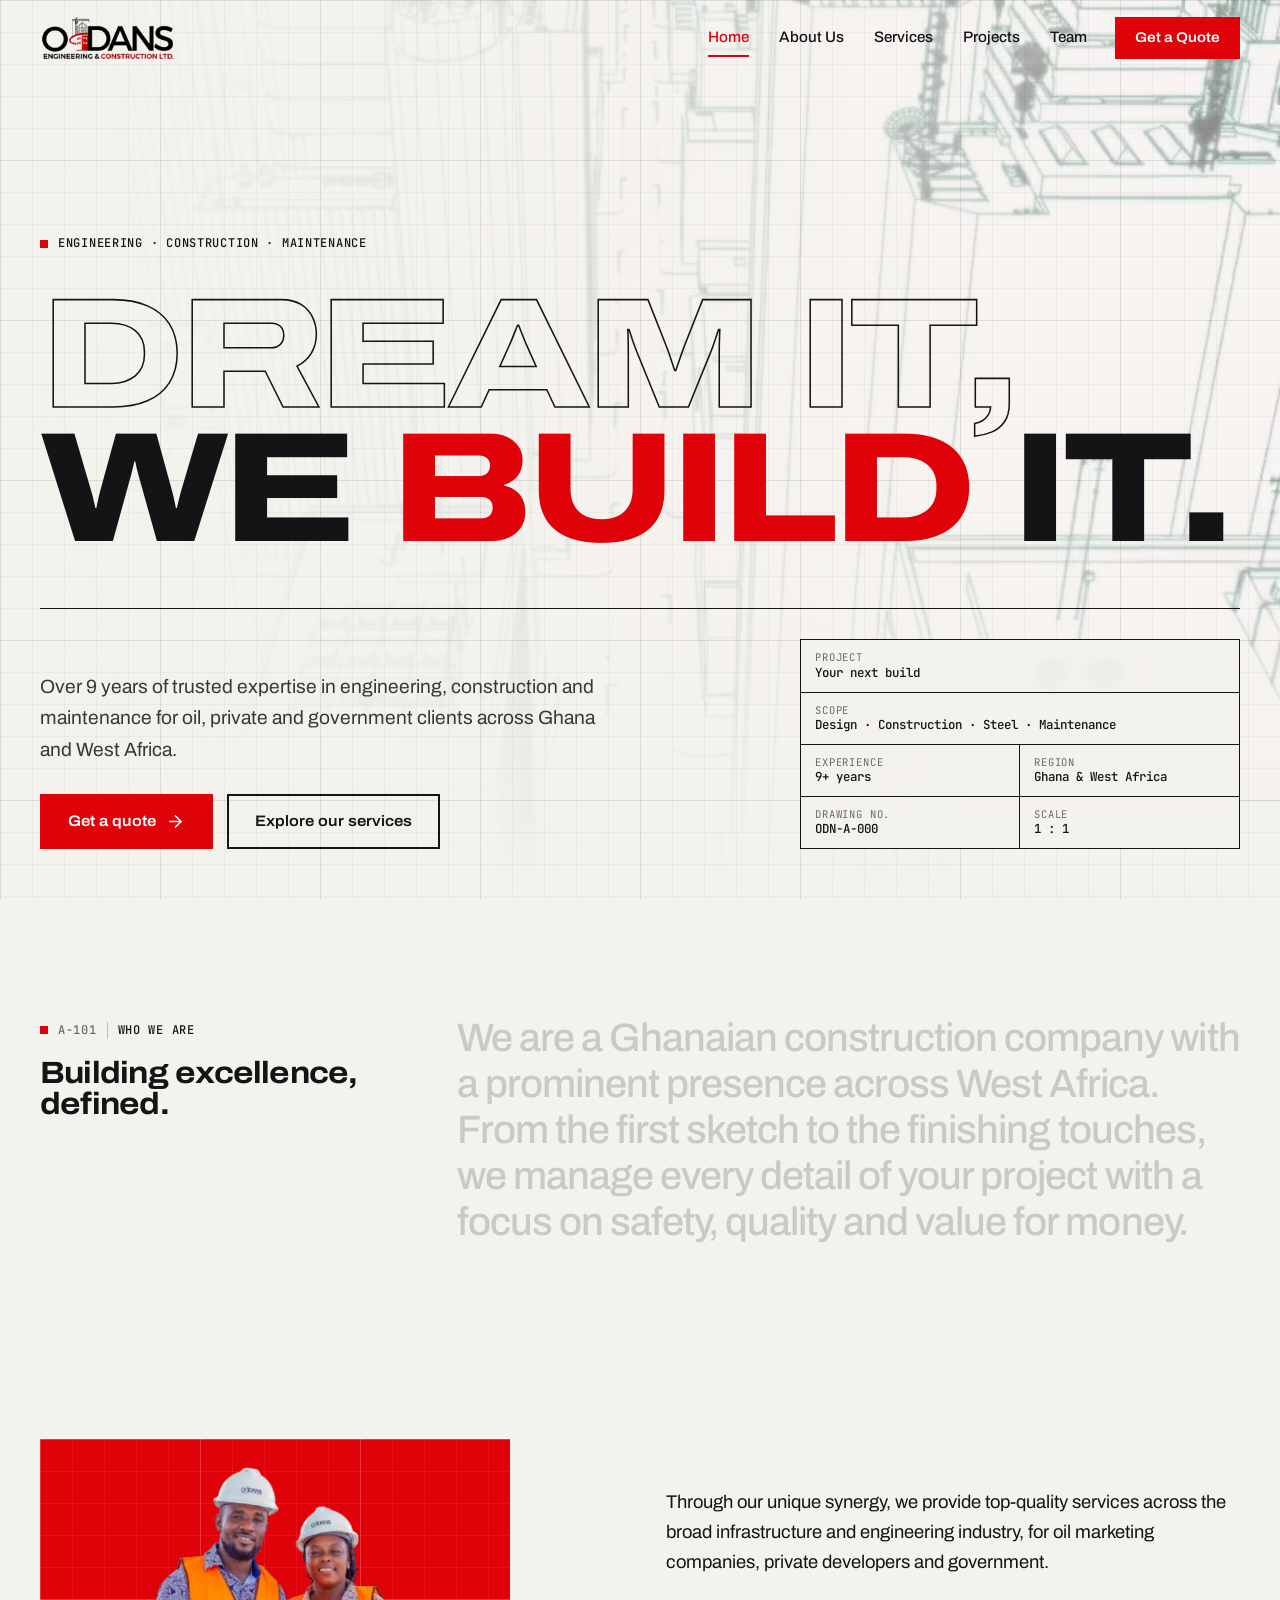
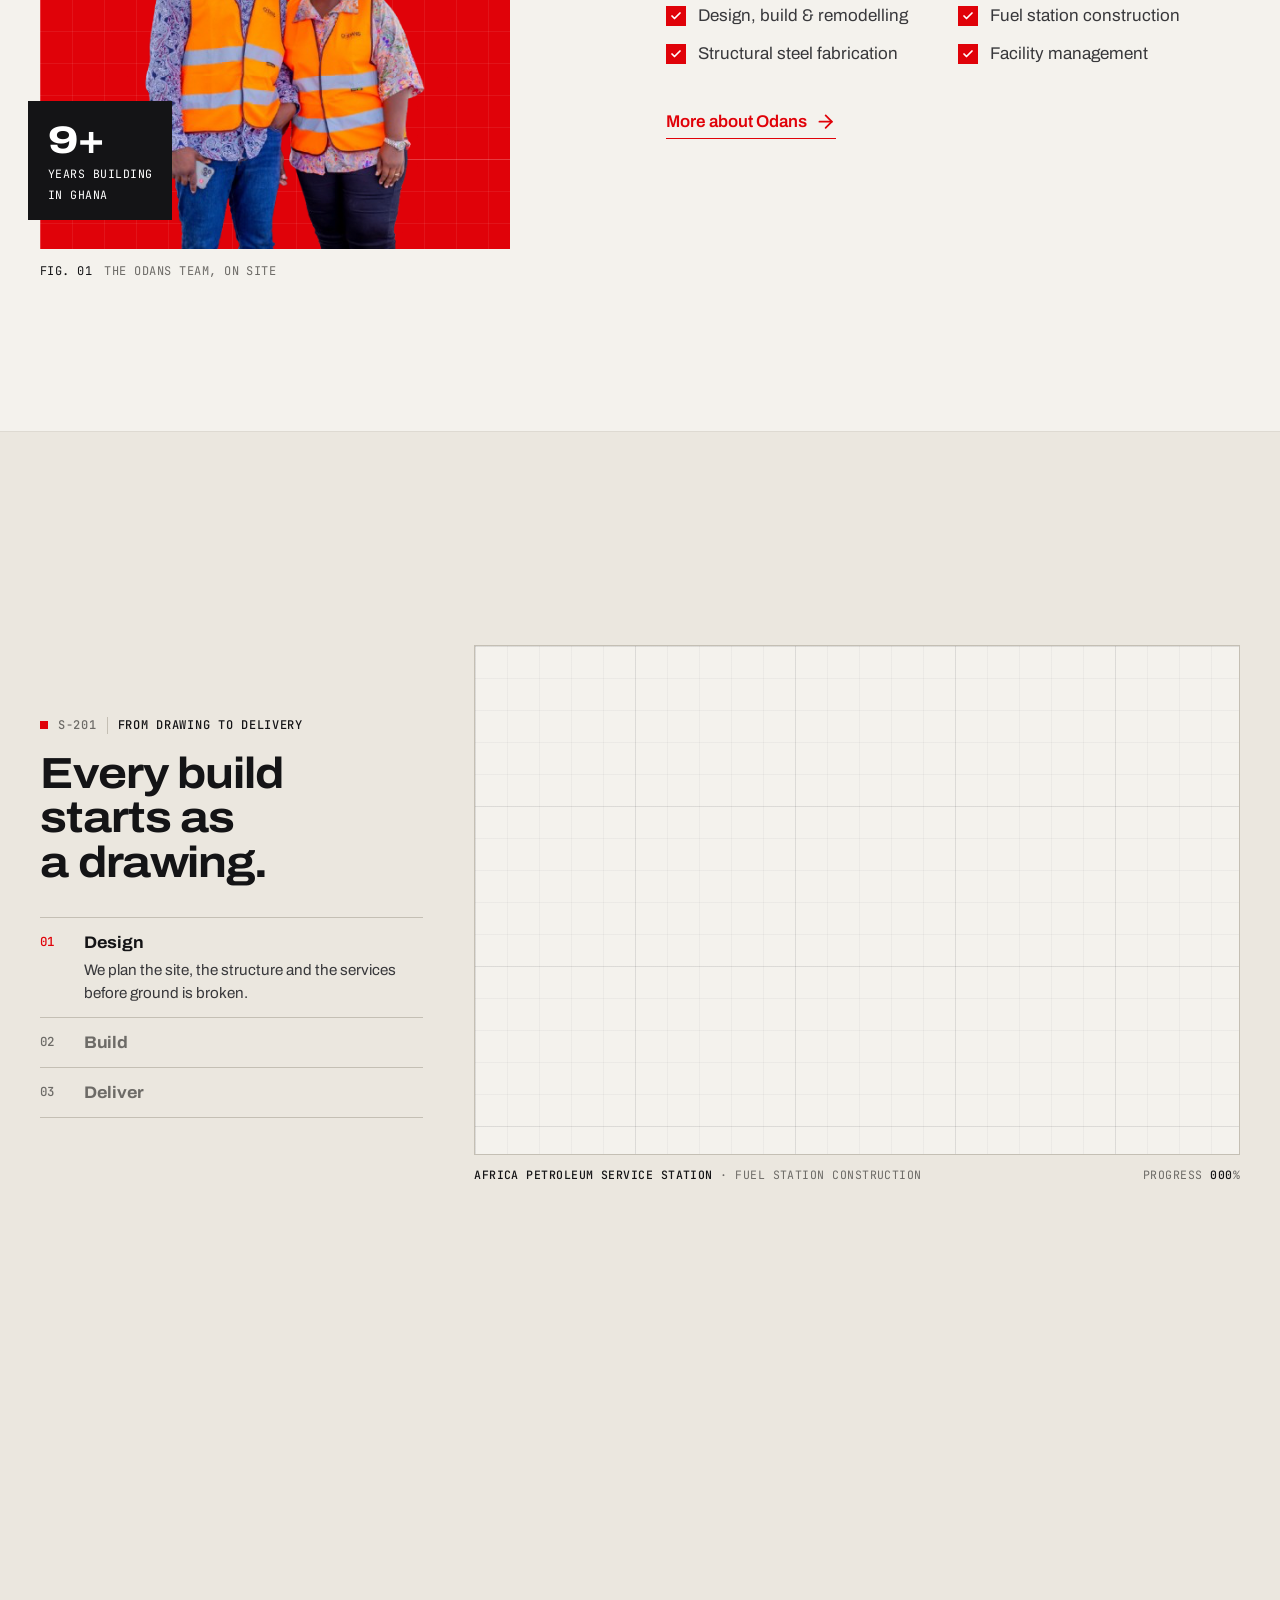
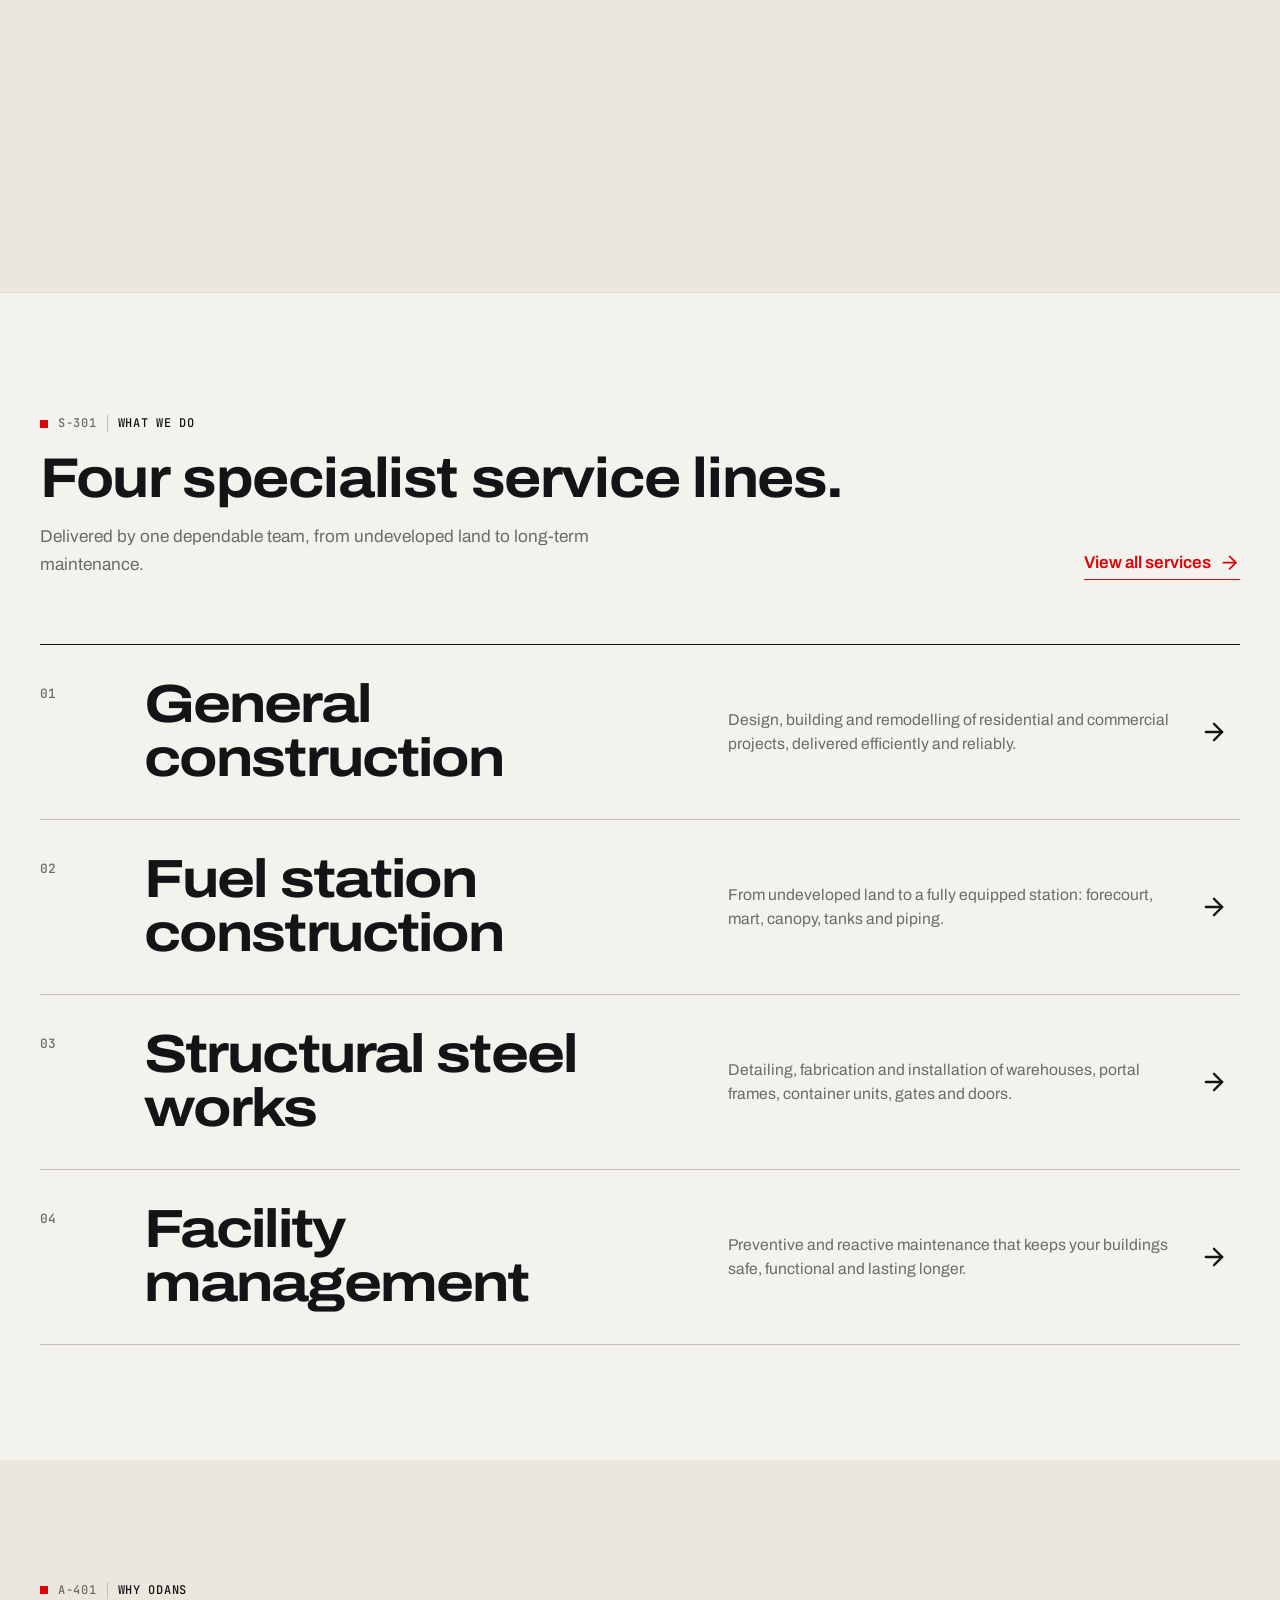
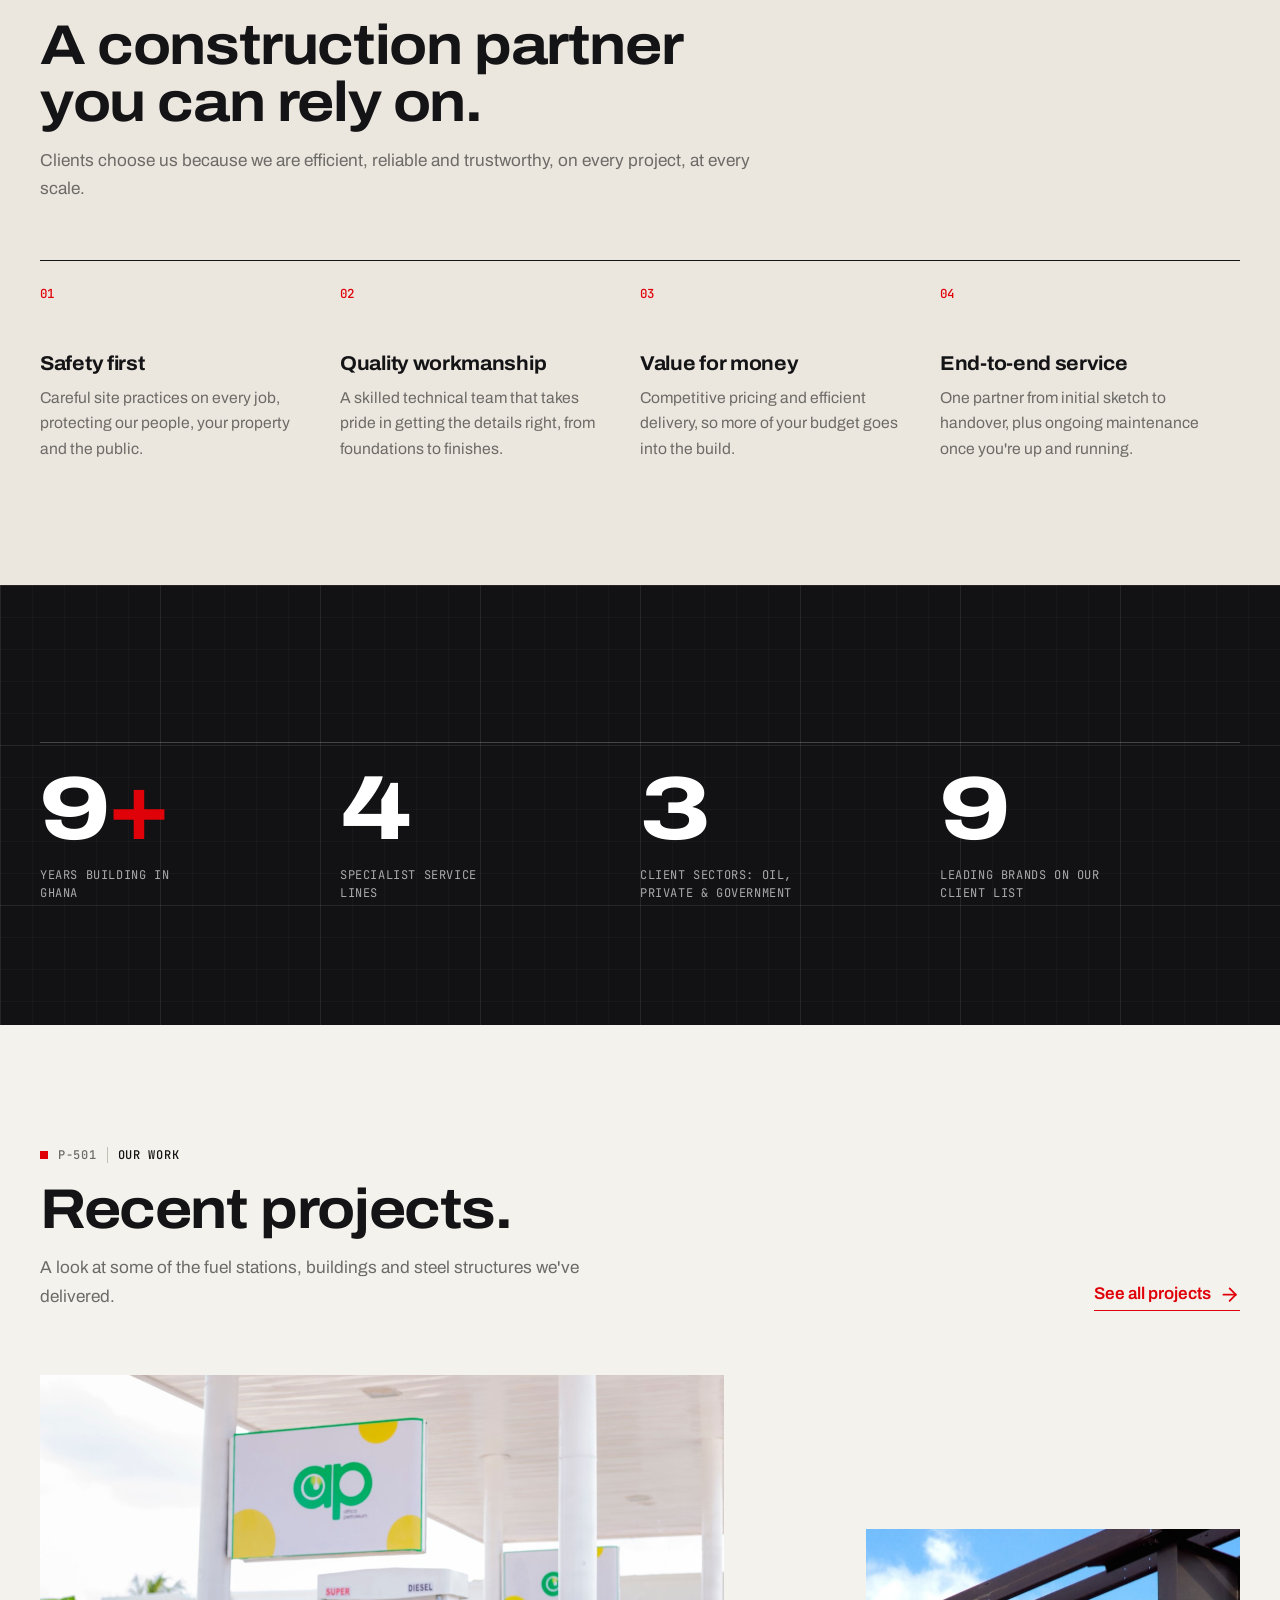
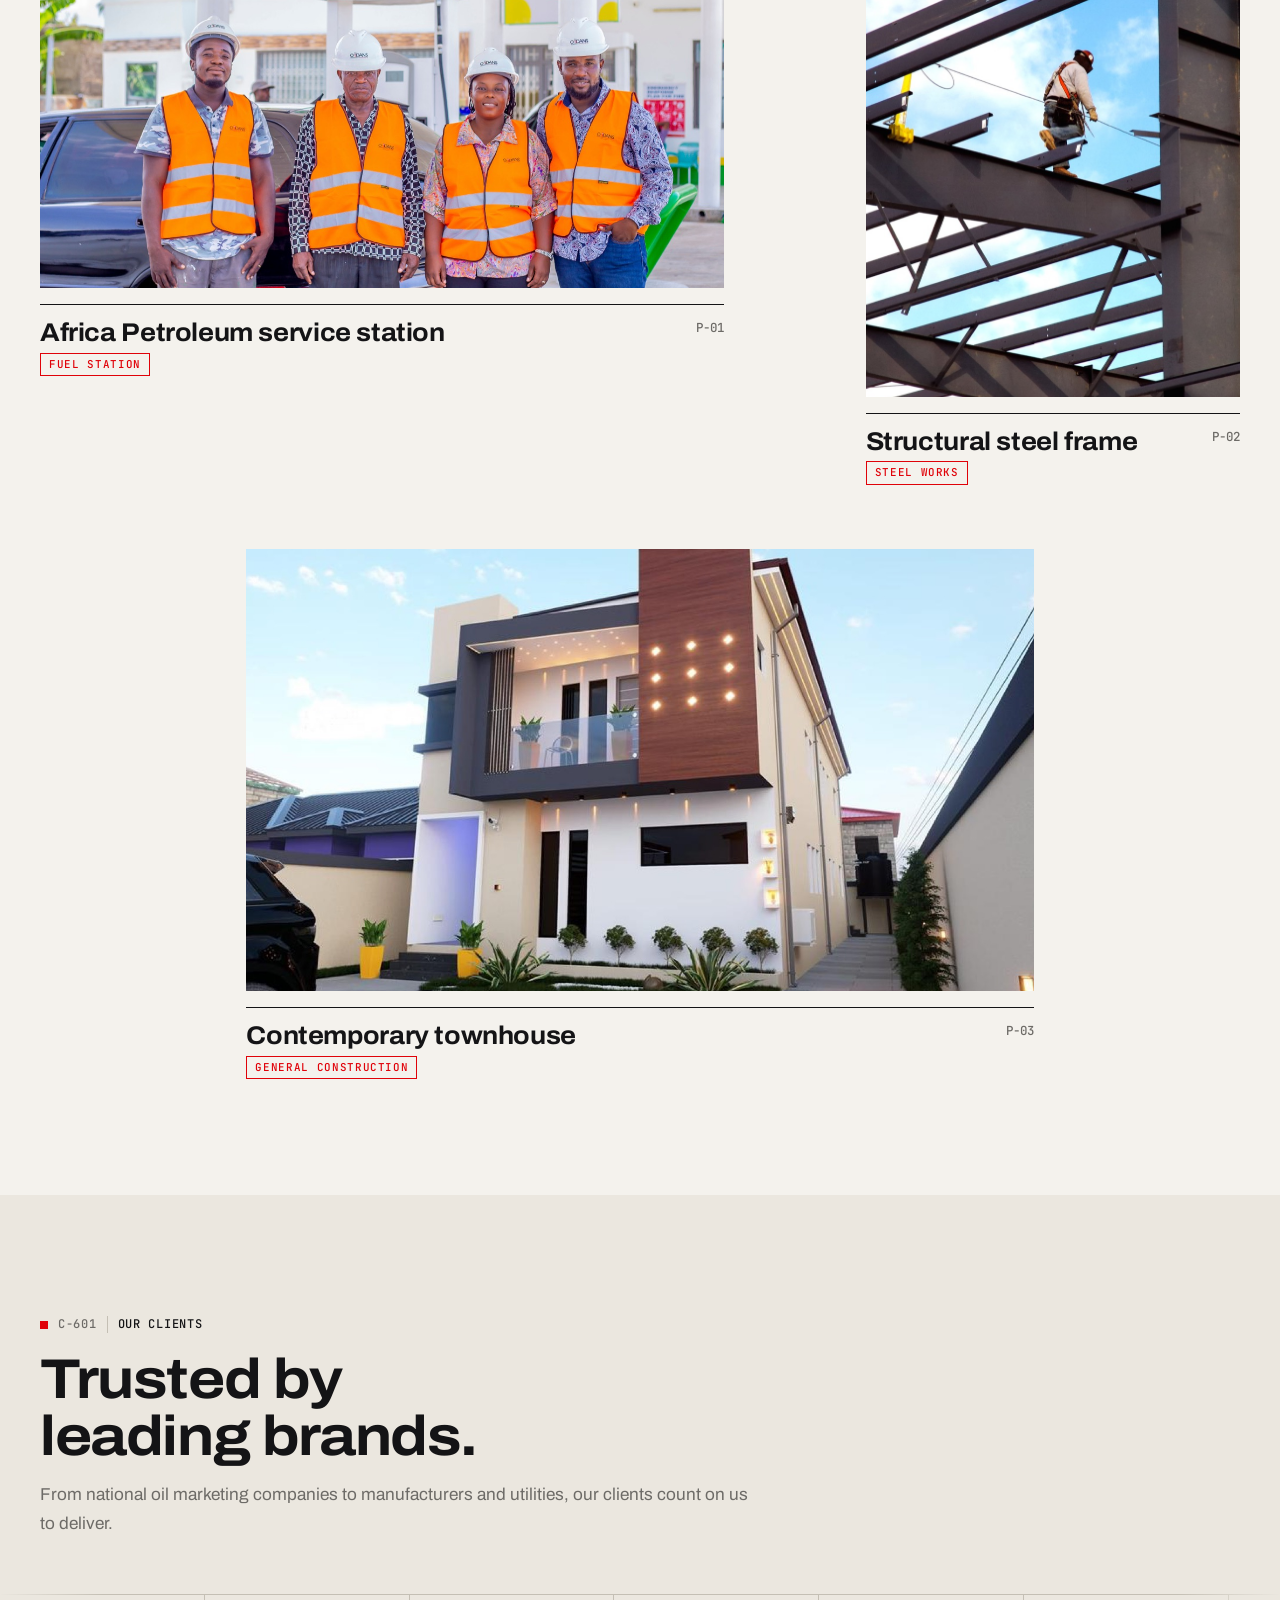
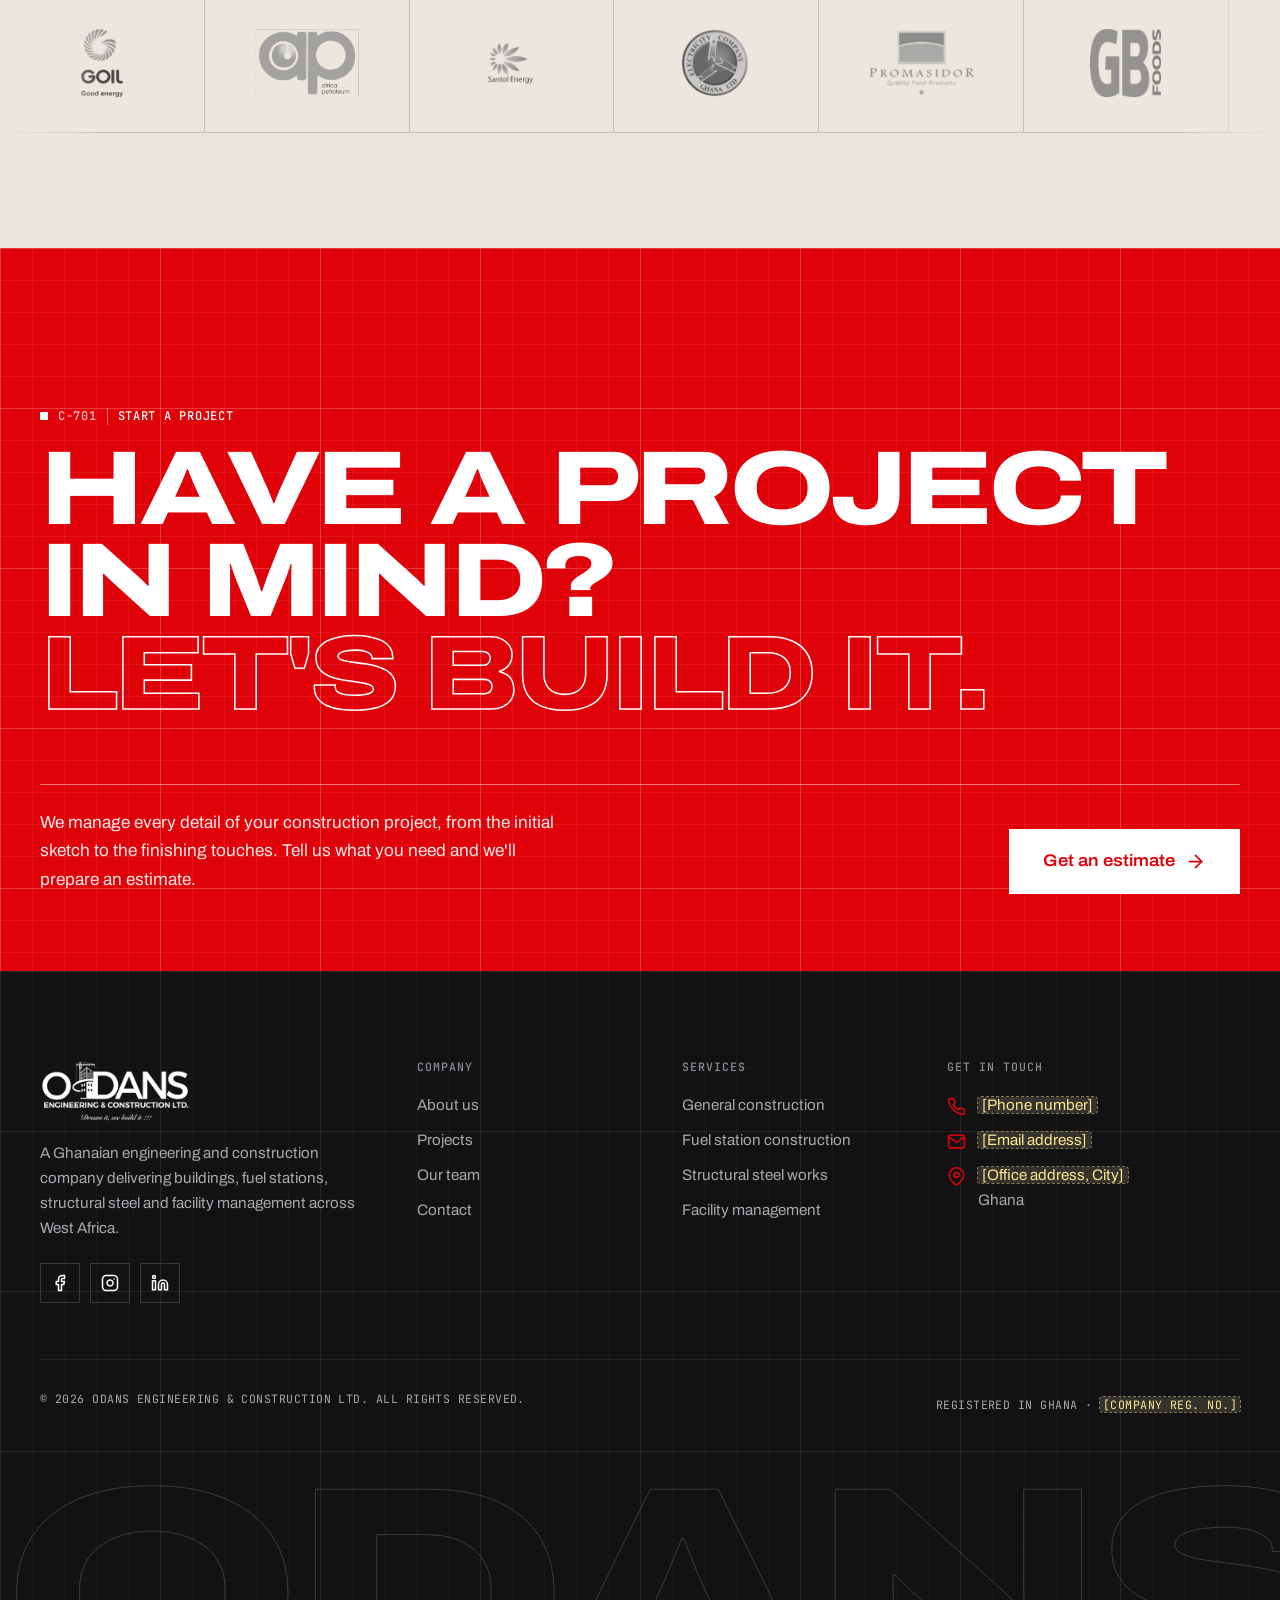
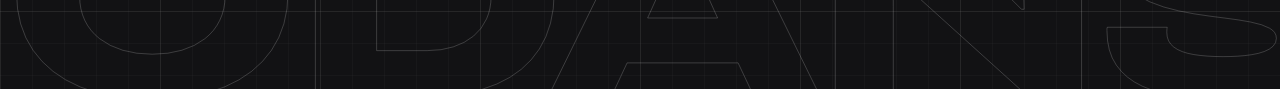
<file: index.html>
<!DOCTYPE html>
<html lang="en">

<head>
    <meta charset="UTF-8">
    <meta name="viewport" content="width=device-width, initial-scale=1">
    <title>Odans Engineering & Construction | Dream It, We Build It</title>
    <meta name="description" content="Ghanaian engineering and construction company with 9+ years of experience in general construction, fuel station construction, structural steel works and facility management.">
    <meta property="og:type" content="website">
    <meta property="og:site_name" content="Odans Engineering &amp; Construction">
    <meta property="og:title" content="Odans Engineering & Construction | Dream It, We Build It">
    <meta property="og:description" content="Ghanaian engineering and construction company with 9+ years of experience in general construction, fuel station construction, structural steel works and facility management.">
    <meta name="theme-color" content="#e00209">
    <link rel="icon" type="image/png" href="img/brand/favicon.png">
    <link rel="apple-touch-icon" href="img/brand/apple-touch-icon.png">
    <link rel="preconnect" href="https://fonts.googleapis.com">
    <link rel="preconnect" href="https://fonts.gstatic.com" crossorigin>
    <link rel="stylesheet" href="https://fonts.googleapis.com/css2?family=Archivo:wdth,wght@62..125,100..900&amp;family=JetBrains+Mono:wght@400;500&amp;display=swap">
    <link rel="stylesheet" href="style.css">
</head>

<body>
    <svg xmlns="http://www.w3.org/2000/svg" style="display:none">
    <symbol id="i-arrow" viewBox="0 0 24 24"><line x1="5" y1="12" x2="19" y2="12"/><polyline points="12 5 19 12 12 19"/></symbol>
    <symbol id="i-check" viewBox="0 0 24 24"><path d="M22 11.08V12a10 10 0 1 1-5.93-9.14"/><polyline points="22 4 12 14.01 9 11.01"/></symbol>
    <symbol id="i-phone" viewBox="0 0 24 24"><path d="M22 16.92v3a2 2 0 0 1-2.18 2 19.79 19.79 0 0 1-8.63-3.07 19.5 19.5 0 0 1-6-6 19.79 19.79 0 0 1-3.07-8.67A2 2 0 0 1 4.11 2h3a2 2 0 0 1 2 1.72 12.84 12.84 0 0 0 .7 2.81 2 2 0 0 1-.45 2.11L8.09 9.91a16 16 0 0 0 6 6l1.27-1.27a2 2 0 0 1 2.11-.45 12.84 12.84 0 0 0 2.81.7A2 2 0 0 1 22 16.92z"/></symbol>
    <symbol id="i-mail" viewBox="0 0 24 24"><path d="M4 4h16c1.1 0 2 .9 2 2v12c0 1.1-.9 2-2 2H4c-1.1 0-2-.9-2-2V6c0-1.1.9-2 2-2z"/><polyline points="22,6 12,13 2,6"/></symbol>
    <symbol id="i-pin" viewBox="0 0 24 24"><path d="M21 10c0 7-9 13-9 13s-9-6-9-13a9 9 0 0 1 18 0z"/><circle cx="12" cy="10" r="3"/></symbol>
    <symbol id="i-clock" viewBox="0 0 24 24"><circle cx="12" cy="12" r="10"/><polyline points="12 6 12 12 16 14"/></symbol>
    <symbol id="i-chat" viewBox="0 0 24 24"><path d="M21 11.5a8.38 8.38 0 0 1-.9 3.8 8.5 8.5 0 0 1-7.6 4.7 8.38 8.38 0 0 1-3.8-.9L3 21l1.9-5.7a8.38 8.38 0 0 1-.9-3.8 8.5 8.5 0 0 1 4.7-7.6 8.38 8.38 0 0 1 3.8-.9h.5a8.48 8.48 0 0 1 8 8v.5z"/></symbol>
    <symbol id="i-shield" viewBox="0 0 24 24"><path d="M12 22s8-4 8-10V5l-8-3-8 3v7c0 6 8 10 8 10z"/><polyline points="9 12 11 14 15 10"/></symbol>
    <symbol id="i-award" viewBox="0 0 24 24"><circle cx="12" cy="8" r="7"/><polyline points="8.21 13.89 7 23 12 20 17 23 15.79 13.88"/></symbol>
    <symbol id="i-tool" viewBox="0 0 24 24"><path d="M14.7 6.3a1 1 0 0 0 0 1.4l1.6 1.6a1 1 0 0 0 1.4 0l3.77-3.77a6 6 0 0 1-7.94 7.94l-6.91 6.91a2.12 2.12 0 0 1-3-3l6.91-6.91a6 6 0 0 1 7.94-7.94l-3.76 3.76z"/></symbol>
    <symbol id="i-layers" viewBox="0 0 24 24"><polygon points="12 2 2 7 12 12 22 7 12 2"/><polyline points="2 17 12 22 22 17"/><polyline points="2 12 12 17 22 12"/></symbol>
    <symbol id="i-target" viewBox="0 0 24 24"><circle cx="12" cy="12" r="10"/><circle cx="12" cy="12" r="6"/><circle cx="12" cy="12" r="2"/></symbol>
    <symbol id="i-eye" viewBox="0 0 24 24"><path d="M1 12s4-8 11-8 11 8 11 8-4 8-11 8-11-8-11-8z"/><circle cx="12" cy="12" r="3"/></symbol>
    <symbol id="i-heart" viewBox="0 0 24 24"><path d="M20.84 4.61a5.5 5.5 0 0 0-7.78 0L12 5.67l-1.06-1.06a5.5 5.5 0 0 0-7.78 7.78l1.06 1.06L12 21.23l7.78-7.78 1.06-1.06a5.5 5.5 0 0 0 0-7.78z"/></symbol>
    <symbol id="i-file" viewBox="0 0 24 24"><path d="M14 2H6a2 2 0 0 0-2 2v16a2 2 0 0 0 2 2h12a2 2 0 0 0 2-2V8z"/><polyline points="14 2 14 8 20 8"/><polyline points="9 15 11 17 15 13"/></symbol>
    <symbol id="i-image" viewBox="0 0 24 24"><rect x="3" y="3" width="18" height="18" rx="2"/><circle cx="8.5" cy="8.5" r="1.5"/><polyline points="21 15 16 10 5 21"/></symbol>
    <symbol id="i-user" viewBox="0 0 24 24"><path d="M20 21v-2a4 4 0 0 0-4-4H8a4 4 0 0 0-4 4v2"/><circle cx="12" cy="7" r="4"/></symbol>
    <symbol id="i-map" viewBox="0 0 24 24"><polygon points="1 6 1 22 8 18 16 22 23 18 23 2 16 6 8 2 1 6"/><line x1="8" y1="2" x2="8" y2="18"/><line x1="16" y1="6" x2="16" y2="22"/></symbol>
    <symbol id="i-menu" viewBox="0 0 24 24"><line x1="3" y1="7" x2="21" y2="7"/><line x1="3" y1="12" x2="21" y2="12"/><line x1="3" y1="17" x2="21" y2="17"/></symbol>
    <symbol id="i-close" viewBox="0 0 24 24"><line x1="18" y1="6" x2="6" y2="18"/><line x1="6" y1="6" x2="18" y2="18"/></symbol>
    <symbol id="i-facebook" viewBox="0 0 24 24"><path d="M18 2h-3a5 5 0 0 0-5 5v3H7v4h3v8h4v-8h3l1-4h-4V7a1 1 0 0 1 1-1h3z"/></symbol>
    <symbol id="i-instagram" viewBox="0 0 24 24"><rect x="2" y="2" width="20" height="20" rx="5"/><path d="M16 11.37A4 4 0 1 1 12.63 8 4 4 0 0 1 16 11.37z"/><line x1="17.5" y1="6.5" x2="17.51" y2="6.5"/></symbol>
    <symbol id="i-linkedin" viewBox="0 0 24 24"><path d="M16 8a6 6 0 0 1 6 6v7h-4v-7a2 2 0 0 0-2-2 2 2 0 0 0-2 2v7h-4v-7a6 6 0 0 1 6-6z"/><rect x="2" y="9" width="4" height="12"/><circle cx="4" cy="4" r="2"/></symbol>
</svg>
    <a class="skip-link" href="#main">Skip to content</a>

    <header class="site-header">
        <div class="container">
            <a class="brand" href="index.html">
                <img src="img/brand/logo-mark.png" alt="Odans Engineering &amp; Construction Ltd. — home" width="380" height="129">
            </a>
            <button class="nav-toggle" type="button" aria-expanded="false" aria-controls="site-nav" aria-label="Open menu">
                <svg class="icon icon-open" aria-hidden="true"><use href="#i-menu"/></svg>
                <svg class="icon icon-close" aria-hidden="true"><use href="#i-close"/></svg>
            </button>
            <nav class="site-nav" id="site-nav" aria-label="Main">
                <ul class="nav-list" role="list">
                <li><a href="index.html" aria-current="page">Home</a></li>
                <li><a href="about.html">About Us</a></li>
                <li><a href="services.html">Services</a></li>
                <li><a href="projects.html">Projects</a></li>
                <li><a href="team.html">Team</a></li>
                <li><a href="contact.html" class="btn btn--primary btn--sm">Get a Quote</a></li>
                </ul>
            </nav>
        </div>
    </header>

    <main id="main">
        <section class="hero" aria-labelledby="hero-title">
            <div class="hero-media" aria-hidden="true">
                <!-- Source is attached by main.js on screens 720px+ only, so phones never download the video -->
                <video muted loop playsinline preload="none" poster="img/photos/city-poster.jpg">
                    <source data-src="video/city.mp4" type="video/mp4">
                </video>
            </div>
            <div class="hero-overlay" aria-hidden="true"></div>
            <div class="container container--wide">
                <div class="hero-content">
                    <span class="eyebrow">Engineering &middot; Construction &middot; Maintenance</span>
                    <h1 class="hero-title" id="hero-title" data-split><span class="line outline">Dream it,</span> <span class="line">we <span class="accent">build</span> it.</span></h1>
                    <div class="hero-foot">
                        <div>
                            <p class="hero-lead">Over 9 years of trusted expertise in engineering, construction and maintenance for oil, private and government clients across Ghana and West Africa.</p>
                            <div class="btn-row">
                                <a class="btn btn--primary" href="contact.html">Get a quote <svg class="icon" aria-hidden="true"><use href="#i-arrow"/></svg></a>
                                <a class="btn btn--outline" href="services.html">Explore our services</a>
                            </div>
                        </div>
                        <dl class="title-block" aria-label="Project summary">
                            <div class="tb-wide"><dt>Project</dt><dd>Your next build</dd></div>
                            <div class="tb-wide"><dt>Scope</dt><dd>Design &middot; Construction &middot; Steel &middot; Maintenance</dd></div>
                            <div><dt>Experience</dt><dd>9+ years</dd></div>
                            <div><dt>Region</dt><dd>Ghana &amp; West Africa</dd></div>
                            <div><dt>Drawing no.</dt><dd>ODN-A-000</dd></div>
                            <div><dt>Scale</dt><dd>1 : 1</dd></div>
                        </dl>
                    </div>
                    <!-- Phone-only hero extras (hidden from 720px up) -->
                    <div class="hero-mobile">
                        <figure class="hero-photo">
                            <picture>
                                <source media="(min-width: 720px)" srcset="[data-uri]">
                                <img src="img/photos/team-on-site-mobile.jpg" alt="The Odans team in hard hats and safety vests at a completed Africa Petroleum fuel station" width="900" height="600">
                            </picture>
                            <figcaption class="hero-photo-badge"><strong>9+</strong><span>Years building<br>in Ghana</span></figcaption>
                        </figure>
                        <div class="hero-trust">
                            <span class="hero-trust-label">Trusted by</span>
                            <ul role="list">
                                <li><img src="img/clients/goil.png" alt="GOIL" loading="lazy"></li>
                                <li><img src="img/clients/ap.png" alt="Africa Petroleum" loading="lazy"></li>
                                <li><img src="img/clients/ecg.png" alt="Electricity Company of Ghana" loading="lazy"></li>
                                <li><img src="img/clients/santol.png" alt="Santol Energy" loading="lazy"></li>
                            </ul>
                        </div>
                    </div>
                </div>
            </div>
        </section>

        <section class="section intro" aria-labelledby="about-title">
            <div class="container container--wide intro-grid">
                <div class="intro-head reveal">
                    <span class="eyebrow"><span class="sheet">A-101</span>Who we are</span>
                    <h2 id="about-title">Building excellence, defined.</h2>
                </div>
                <p class="intro-statement" data-scrub>We are a Ghanaian construction company with a prominent presence across West Africa. From the first sketch to the finishing touches, we manage every detail of your project with a focus on safety, quality and value for money.</p>
                <figure class="intro-figure reveal">
                    <div class="cutout">
                        <img src="img/photos/founders.png" alt="Two members of the Odans team in branded hard hats and safety vests" width="408" height="612" loading="lazy">
                    </div>
                    <figcaption class="fig-cap"><span>Fig. 01</span> The Odans team, on site</figcaption>
                    <div class="photo-badge" aria-hidden="true"><strong>9+</strong><span>Years building<br>in Ghana</span></div>
                </figure>
                <div class="intro-body reveal">
                    <p>Through our unique synergy, we provide top-quality services across the broad infrastructure and engineering industry, for oil marketing companies, private developers and government.</p>
                    <ul class="check-list check-list--cols" role="list">
                        <li>Design, build &amp; remodelling</li>
                        <li>Fuel station construction</li>
                        <li>Structural steel fabrication</li>
                        <li>Facility management</li>
                    </ul>
                    <p class="mt-lg"><a class="text-link" href="about.html">More about Odans <svg class="icon" aria-hidden="true"><use href="#i-arrow"/></svg></a></p>
                </div>
            </div>
        </section>

        <section class="build" aria-labelledby="build-title">
            <div class="build-track">
                <div class="build-sticky">
                    <div class="container container--wide build-inner">
                        <div class="build-copy">
                            <span class="eyebrow"><span class="sheet">S-201</span>From drawing to delivery</span>
                            <h2 id="build-title">Every build starts as a drawing.</h2>
                            <ol class="build-steps" role="list">
                                <li class="is-active"><span class="num">01</span><h3>Design</h3><p>We plan the site, the structure and the services before ground is broken.</p></li>
                                <li><span class="num">02</span><h3>Build</h3><p>Our in-house team fabricates, builds and installs every element.</p></li>
                                <li><span class="num">03</span><h3>Deliver</h3><p>Handed over complete, safe and ready for business.</p></li>
                            </ol>
                        </div>
                        <figure class="build-stage">
                            <div class="build-frame">
                                <img src="img/photos/fuel-station.jpg" alt="The completed Africa Petroleum fuel station built by Odans, with its canopy, pumps and price sign" width="1600" height="1066" loading="lazy">
                                <svg class="build-drawing" viewBox="0 0 1600 1066" preserveAspectRatio="xMidYMid slice" aria-hidden="true" focusable="false">
                                <g style="--d:0.0">
                                <path pathLength="1" d="M0 905H1600"/>
                                <path pathLength="1" d="M0 875H710V895H0"/>
                                <path pathLength="1" d="M710 880H800V908H712"/>
                                <path pathLength="1" d="M800 860H1600"/>
                                <path pathLength="1" d="M0 798L490 794M0 862H700"/>
                                </g>
                                <g style="--d:0.1">
                                <path pathLength="1" d="M205 330L332 347L328 675L195 665Z"/>
                                <path pathLength="1" d="M213 552C250 505 290 468 331 452"/>
                                <path pathLength="1" d="M268 528H315V555H268ZM268 563H315V590H268Z"/>
                                <path pathLength="1" d="M302 675V868M316 676V868"/>
                                <path pathLength="1" d="M236 395a24 24 0 1 0 48 0a24 24 0 1 0-48 0M296 372V450"/>
                                </g>
                                <g style="--d:0.2">
                                <path pathLength="1" d="M429 455V860M435 455V860"/>
                                <path pathLength="1" d="M432 452L408 418M432 448L495 392"/>
                                <path pathLength="1" d="M396 410l24 10M486 386l14-2l-6 12"/>
                                </g>
                                <g style="--d:0.3">
                                <path pathLength="1" d="M868 503L1340 448L1600 520"/>
                                <path pathLength="1" d="M868 503V555L1340 505L1600 572"/>
                                <path pathLength="1" d="M868 528L1340 476L1600 545"/>
                                <path pathLength="1" d="M900 556L1600 648"/>
                                <path pathLength="1" d="M1338 462H1380V520H1338Z"/>
                                </g>
                                <g style="--d:0.4">
                                <path pathLength="1" d="M1076 552V850M1094 551V850"/>
                                <path pathLength="1" d="M1226 528V856M1248 530V856"/>
                                <path pathLength="1" d="M1317 600V842M1332 602V842"/>
                                <path pathLength="1" d="M1453 610V836M1471 612V836"/>
                                <path pathLength="1" d="M1482 622V828M1498 624V828"/>
                                </g>
                                <g style="--d:0.5">
                                <path pathLength="1" d="M800 626H910V652H800Z"/>
                                <path pathLength="1" d="M898 598H955V852H898"/>
                                <path pathLength="1" d="M1016 645V840"/>
                                </g>
                                <g style="--d:0.6">
                                <path pathLength="1" d="M808 692H872V855H808Z"/>
                                <path pathLength="1" d="M1130 716H1198V842H1130Z"/>
                                <path pathLength="1" d="M1368 718H1422V832H1368Z"/>
                                <path pathLength="1" d="M1518 725H1574V828H1518Z"/>
                                <path pathLength="1" d="M1092 640H1176V702H1092ZM1328 660H1406V715H1328ZM1496 675H1562V722H1496Z"/>
                                <path pathLength="1" d="M1200 705L1600 690"/>
                                </g>
                                </svg>
                                <svg class="build-dims" viewBox="0 0 1600 1066" preserveAspectRatio="xMidYMid slice" aria-hidden="true" focusable="false">
                                    <path pathLength="1" d="M868 405H1596M868 388V422M1596 388V422"/>
                                    <path pathLength="1" d="M168 330V868M150 330H186M150 868H186"/>
                                </svg>
                                <span class="build-scan" aria-hidden="true"></span>
                                <ul class="build-labels" role="list" aria-hidden="true">
                                    <li style="--x:77%;--y:34.5%">Canopy</li>
                                    <li style="--x:10.5%;--y:28%">Price pylon</li>
                                    <li style="--x:72.75%;--y:64%">Pump island</li>
                                    <li style="--x:62%;--y:83.5%">Forecourt</li>
                                </ul>
                            </div>
                            <figcaption class="build-caption"><span><b>Africa Petroleum service station</b> &middot; Fuel station construction</span><span>Progress <b data-progress>100</b>%</span></figcaption>
                        </figure>
                    </div>
                </div>
            </div>
        </section>

        <section class="section services-index" aria-labelledby="services-title">
            <div class="container container--wide">
                <div class="head-row">
                    <div class="reveal">
                        <span class="eyebrow"><span class="sheet">S-301</span>What we do</span>
                        <h2 id="services-title" data-split>Four specialist service lines.</h2>
                        <p>Delivered by one dependable team, from undeveloped land to long-term maintenance.</p>
                    </div>
                    <a class="text-link reveal" href="services.html">View all services <svg class="icon" aria-hidden="true"><use href="#i-arrow"/></svg></a>
                </div>
                <ol class="svc" role="list">
                    <li class="reveal"><a class="svc-row" href="services.html#general-construction" data-preview="0">
                        <span class="svc-num">01</span>
                        <span class="svc-title">General construction</span>
                        <span class="svc-desc">Design, building and remodelling of residential and commercial projects, delivered efficiently and reliably.</span>
                        <span class="svc-thumb"><img src="img/photos/townhouse.jpg" alt="" loading="lazy"></span>
                        <svg class="icon svc-arrow" aria-hidden="true"><use href="#i-arrow"/></svg>
                    </a></li>
                    <li class="reveal"><a class="svc-row" href="services.html#fuel-stations" data-preview="1">
                        <span class="svc-num">02</span>
                        <span class="svc-title">Fuel station construction</span>
                        <span class="svc-desc">From undeveloped land to a fully equipped station: forecourt, mart, canopy, tanks and piping.</span>
                        <span class="svc-thumb"><img src="img/photos/fuel-station.jpg" alt="" loading="lazy"></span>
                        <svg class="icon svc-arrow" aria-hidden="true"><use href="#i-arrow"/></svg>
                    </a></li>
                    <li class="reveal"><a class="svc-row" href="services.html#steel-works" data-preview="2">
                        <span class="svc-num">03</span>
                        <span class="svc-title">Structural steel works</span>
                        <span class="svc-desc">Detailing, fabrication and installation of warehouses, portal frames, container units, gates and doors.</span>
                        <span class="svc-thumb"><img src="img/photos/steel-structure.jpg" alt="" loading="lazy"></span>
                        <svg class="icon svc-arrow" aria-hidden="true"><use href="#i-arrow"/></svg>
                    </a></li>
                    <li class="reveal"><a class="svc-row" href="services.html#facility-management" data-preview="3">
                        <span class="svc-num">04</span>
                        <span class="svc-title">Facility management</span>
                        <span class="svc-desc">Preventive and reactive maintenance that keeps your buildings safe, functional and lasting longer.</span>
                        <span class="svc-thumb"><img src="img/photos/team-on-site.jpg" alt="" loading="lazy"></span>
                        <svg class="icon svc-arrow" aria-hidden="true"><use href="#i-arrow"/></svg>
                    </a></li>
                </ol>
            </div>
            <div class="svc-preview" aria-hidden="true">
                <img src="img/photos/townhouse.jpg" alt="" loading="lazy">
                <img src="img/photos/fuel-station.jpg" alt="" loading="lazy">
                <img src="img/photos/steel-structure.jpg" alt="" loading="lazy">
                <img src="img/photos/team-on-site.jpg" alt="" loading="lazy">
            </div>
        </section>

        <section class="section section--soft" aria-labelledby="why-title">
            <div class="container container--wide">
                <div class="section-head reveal">
                    <span class="eyebrow"><span class="sheet">A-401</span>Why Odans</span>
                    <h2 id="why-title" data-split>A construction partner you can rely on.</h2>
                    <p>Clients choose us because we are efficient, reliable and trustworthy, on every project, at every scale.</p>
                </div>
                <ol class="spec" role="list">
                    <li class="reveal"><span class="num">01</span><h3>Safety first</h3><p>Careful site practices on every job, protecting our people, your property and the public.</p></li>
                    <li class="reveal"><span class="num">02</span><h3>Quality workmanship</h3><p>A skilled technical team that takes pride in getting the details right, from foundations to finishes.</p></li>
                    <li class="reveal"><span class="num">03</span><h3>Value for money</h3><p>Competitive pricing and efficient delivery, so more of your budget goes into the build.</p></li>
                    <li class="reveal"><span class="num">04</span><h3>End-to-end service</h3><p>One partner from initial sketch to handover, plus ongoing maintenance once you're up and running.</p></li>
                </ol>
            </div>
        </section>

        <section class="section section--dark" aria-label="Odans in numbers">
            <div class="container container--wide">
                <span class="eyebrow reveal"><span class="sheet">A-402</span>Odans in numbers</span>
                <div class="stats">
                    <div class="stat reveal"><strong><span data-count="9">9</span><span class="accent">+</span></strong><span>Years building in Ghana</span></div>
                    <div class="stat reveal"><strong><span data-count="4">4</span></strong><span>Specialist service lines</span></div>
                    <div class="stat reveal"><strong><span data-count="3">3</span></strong><span>Client sectors: oil, private &amp; government</span></div>
                    <div class="stat reveal"><strong><span data-count="9">9</span></strong><span>Leading brands on our client list</span></div>
                </div>
            </div>
        </section>

        <section class="section" aria-labelledby="projects-title">
            <div class="container container--wide">
                <div class="head-row">
                    <div class="reveal">
                        <span class="eyebrow"><span class="sheet">P-501</span>Our work</span>
                        <h2 id="projects-title" data-split>Recent projects.</h2>
                        <p>A look at some of the fuel stations, buildings and steel structures we've delivered.</p>
                    </div>
                    <a class="text-link reveal" href="projects.html">See all projects <svg class="icon" aria-hidden="true"><use href="#i-arrow"/></svg></a>
                </div>
                <div class="work-grid">
                    <a class="work-item reveal reveal--clip" href="projects.html">
                        <div class="work-media"><img src="img/photos/team-on-site.jpg" alt="The Odans team at the completed Africa Petroleum service station" loading="lazy" data-parallax></div>
                        <div class="work-meta"><h3>Africa Petroleum service station</h3><span class="work-idx">P-01</span><span class="tag">Fuel station</span></div>
                    </a>
                    <a class="work-item reveal reveal--clip" href="projects.html">
                        <div class="work-media"><img src="img/photos/steel-structure.jpg" alt="Steel portal frame under construction, with a worker on the beams" loading="lazy" data-parallax></div>
                        <div class="work-meta"><h3>Structural steel frame</h3><span class="work-idx">P-02</span><span class="tag">Steel works</span></div>
                    </a>
                    <a class="work-item reveal reveal--clip" href="projects.html">
                        <div class="work-media"><img src="img/photos/townhouse.jpg" alt="Modern two-storey townhouse with a timber-clad facade" loading="lazy" data-parallax></div>
                        <div class="work-meta"><h3>Contemporary townhouse</h3><span class="work-idx">P-03</span><span class="tag">General construction</span></div>
                    </a>
                </div>
            </div>
        </section>

        <section class="section section--soft clients-band" aria-labelledby="clients-title">
            <div class="container container--wide">
                <div class="section-head reveal">
                    <span class="eyebrow"><span class="sheet">C-601</span>Our clients</span>
                    <h2 id="clients-title" data-split>Trusted by leading brands.</h2>
                    <p>From national oil marketing companies to manufacturers and utilities, our clients count on us to deliver.</p>
                </div>
            </div>
            <div class="marquee reveal">
                <ul class="marquee-track" role="list">
                    <li><img src="img/clients/goil.png" alt="GOIL" loading="lazy"></li>
                    <li><img src="img/clients/ap.png" alt="Africa Petroleum (AP)" loading="lazy"></li>
                    <li><img src="img/clients/santol.png" alt="Santol Energy" loading="lazy"></li>
                    <li><img src="img/clients/ecg.png" alt="Electricity Company of Ghana" loading="lazy"></li>
                    <li><img src="img/clients/promasidor.png" alt="Promasidor" loading="lazy"></li>
                    <li><img src="img/clients/gb-foods.png" alt="GB Foods" loading="lazy"></li>
                    <li><img src="img/clients/spring-agro.png" alt="Spring Agro Industries" loading="lazy"></li>
                    <li><img src="img/clients/allstar.png" alt="All-Star Engineering GH" loading="lazy"></li>
                    <li><img src="img/clients/mocka.png" alt="Mocka Living" loading="lazy"></li>
                </ul>
                <ul class="marquee-track" role="list" aria-hidden="true">
                    <li><img src="img/clients/goil.png" alt="" loading="lazy"></li>
                    <li><img src="img/clients/ap.png" alt="" loading="lazy"></li>
                    <li><img src="img/clients/santol.png" alt="" loading="lazy"></li>
                    <li><img src="img/clients/ecg.png" alt="" loading="lazy"></li>
                    <li><img src="img/clients/promasidor.png" alt="" loading="lazy"></li>
                    <li><img src="img/clients/gb-foods.png" alt="" loading="lazy"></li>
                    <li><img src="img/clients/spring-agro.png" alt="" loading="lazy"></li>
                    <li><img src="img/clients/allstar.png" alt="" loading="lazy"></li>
                    <li><img src="img/clients/mocka.png" alt="" loading="lazy"></li>
                </ul>
            </div>
        </section>

        <section class="cta-xl" aria-labelledby="cta-title">
            <div class="container container--wide">
                <span class="eyebrow reveal"><span class="sheet">C-701</span>Start a project</span>
                <h2 class="cta-title" id="cta-title" data-split>Have a project in mind? <span class="outline">Let's build it.</span></h2>
                <div class="cta-row reveal">
                    <p>We manage every detail of your construction project, from the initial sketch to the finishing touches. Tell us what you need and we'll prepare an estimate.</p>
                    <a class="btn btn--light btn--lg" href="contact.html">Get an estimate <svg class="icon" aria-hidden="true"><use href="#i-arrow"/></svg></a>
                </div>
            </div>
        </section>
    </main>

    <footer class="site-footer">
        <div class="container">
            <div class="footer-grid">
                <div class="footer-brand">
                    <img src="img/brand/logo.png" alt="Odans Engineering &amp; Construction Ltd." width="380" height="161" loading="lazy">
                    <p>A Ghanaian engineering and construction company delivering buildings, fuel stations, structural steel and facility management across West Africa.</p>
                    <!-- PLACEHOLDER: replace each href="#" with the real social media profile URL (or delete the ones you don't use) -->
                    <ul class="socials" role="list">
                        <li><a href="#" aria-label="Odans on Facebook"><svg class="icon" aria-hidden="true"><use href="#i-facebook"/></svg></a></li>
                        <li><a href="#" aria-label="Odans on Instagram"><svg class="icon" aria-hidden="true"><use href="#i-instagram"/></svg></a></li>
                        <li><a href="#" aria-label="Odans on LinkedIn"><svg class="icon" aria-hidden="true"><use href="#i-linkedin"/></svg></a></li>
                    </ul>
                </div>
                <div>
                    <h3>Company</h3>
                    <ul class="footer-links" role="list">
                        <li><a href="about.html">About us</a></li>
                        <li><a href="projects.html">Projects</a></li>
                        <li><a href="team.html">Our team</a></li>
                        <li><a href="contact.html">Contact</a></li>
                    </ul>
                </div>
                <div>
                    <h3>Services</h3>
                    <ul class="footer-links" role="list">
                        <li><a href="services.html#general-construction">General construction</a></li>
                        <li><a href="services.html#fuel-stations">Fuel station construction</a></li>
                        <li><a href="services.html#steel-works">Structural steel works</a></li>
                        <li><a href="services.html#facility-management">Facility management</a></li>
                    </ul>
                </div>
                <div>
                    <h3>Get in touch</h3>
                    <ul class="footer-links footer-contact" role="list">
                        <li><svg class="icon" aria-hidden="true"><use href="#i-phone"/></svg><a href="tel:+233000000000"><span class="ph">[Phone number]</span></a></li>
                        <li><svg class="icon" aria-hidden="true"><use href="#i-mail"/></svg><a href="mailto:info@example.com"><span class="ph">[Email address]</span></a></li>
                        <li><svg class="icon" aria-hidden="true"><use href="#i-pin"/></svg><span><span class="ph">[Office address, City]</span><br>Ghana</span></li>
                    </ul>
                </div>
            </div>
            <div class="footer-bottom">
                <p>&copy; <span data-year>2026</span> Odans Engineering &amp; Construction Ltd. All rights reserved.</p>
                <p>Registered in Ghana &middot; <span class="ph">[Company reg. no.]</span></p>
            </div>
        </div>
    </footer>

    <script src="main.js"></script>
</body>

</html>
</file>
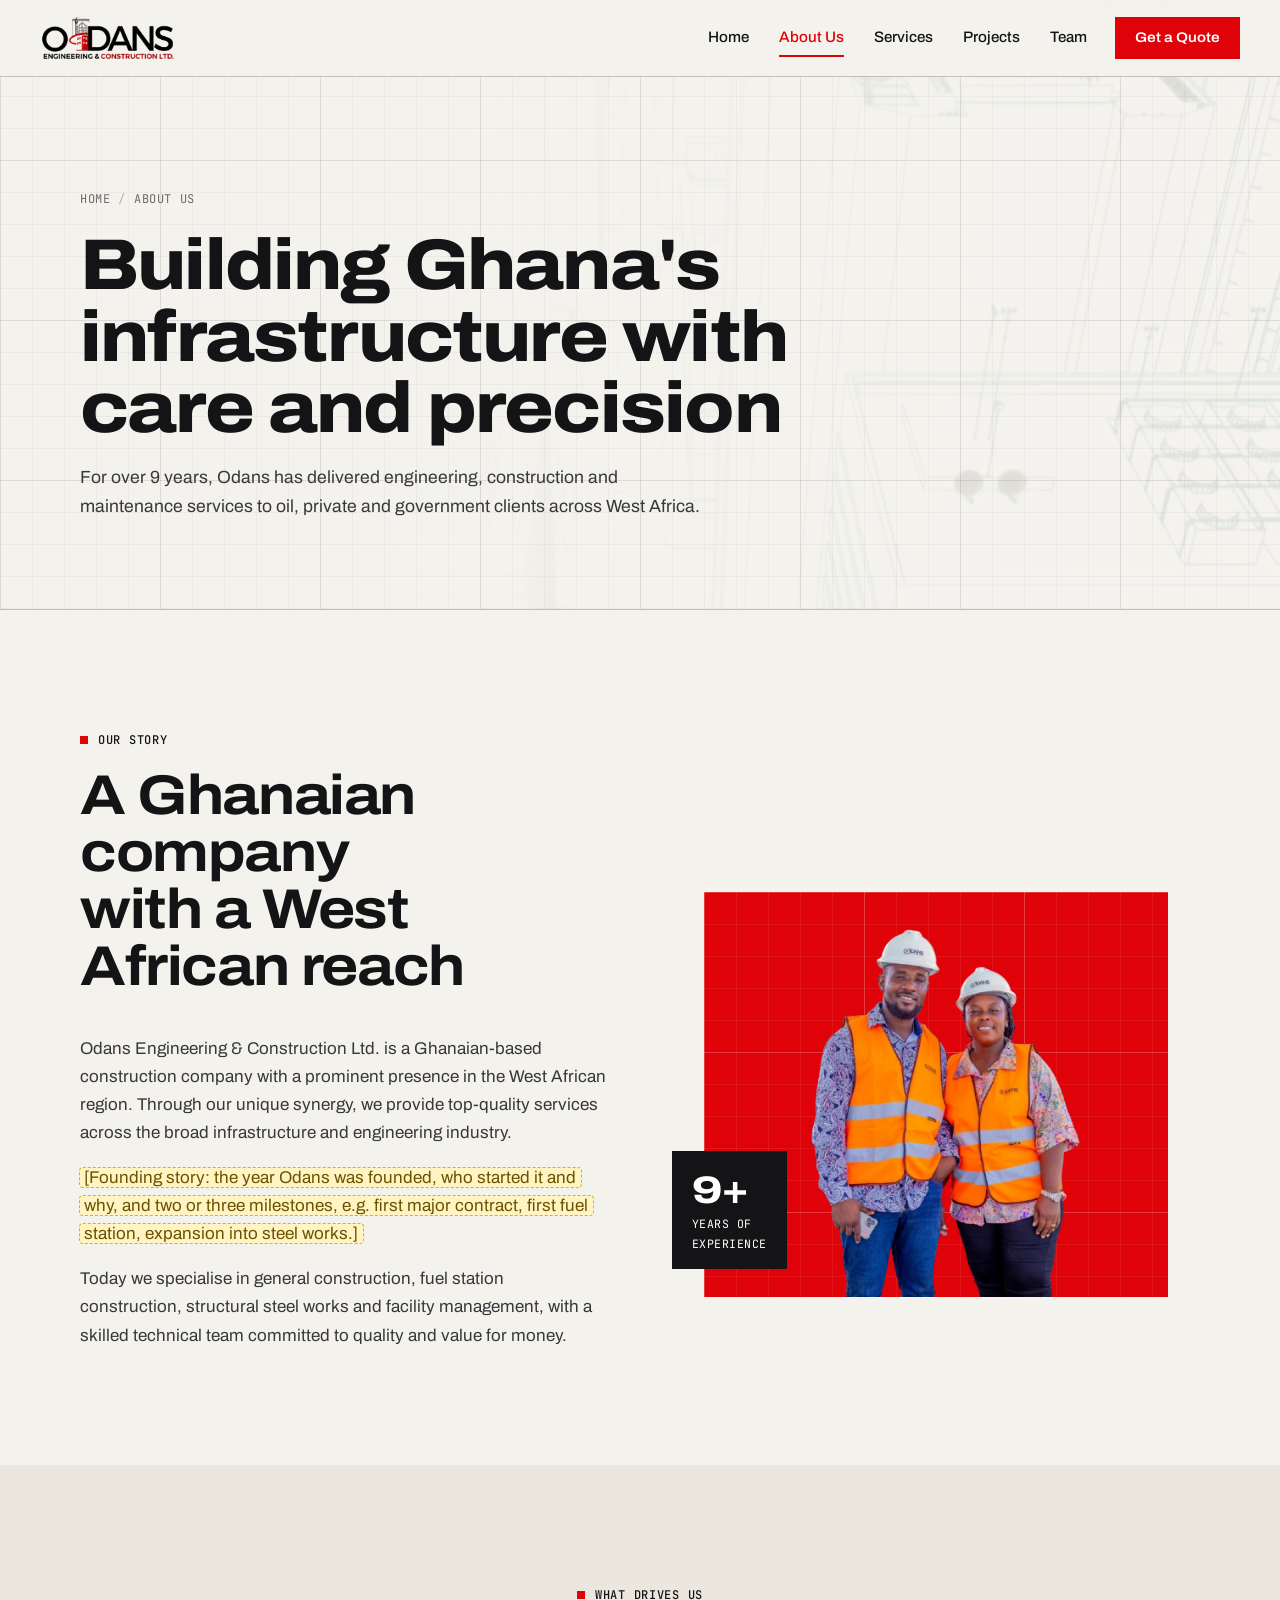
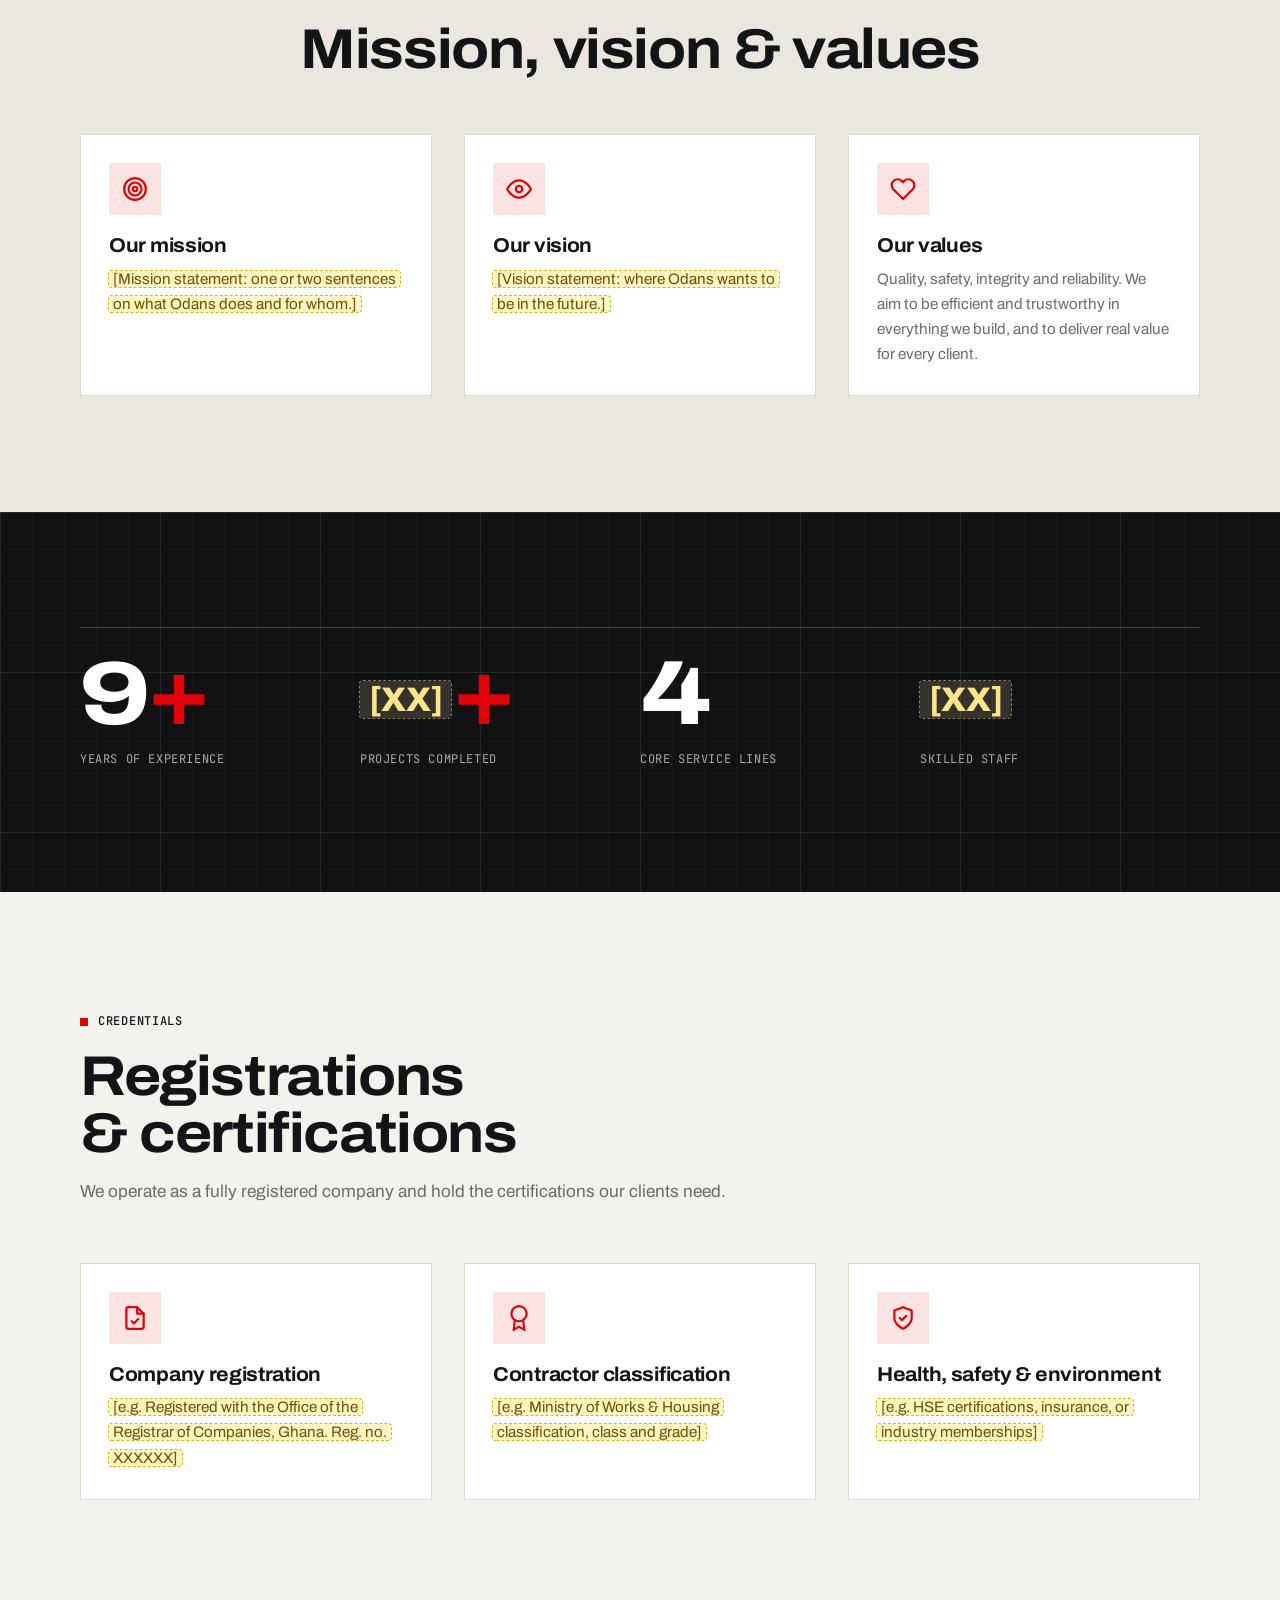
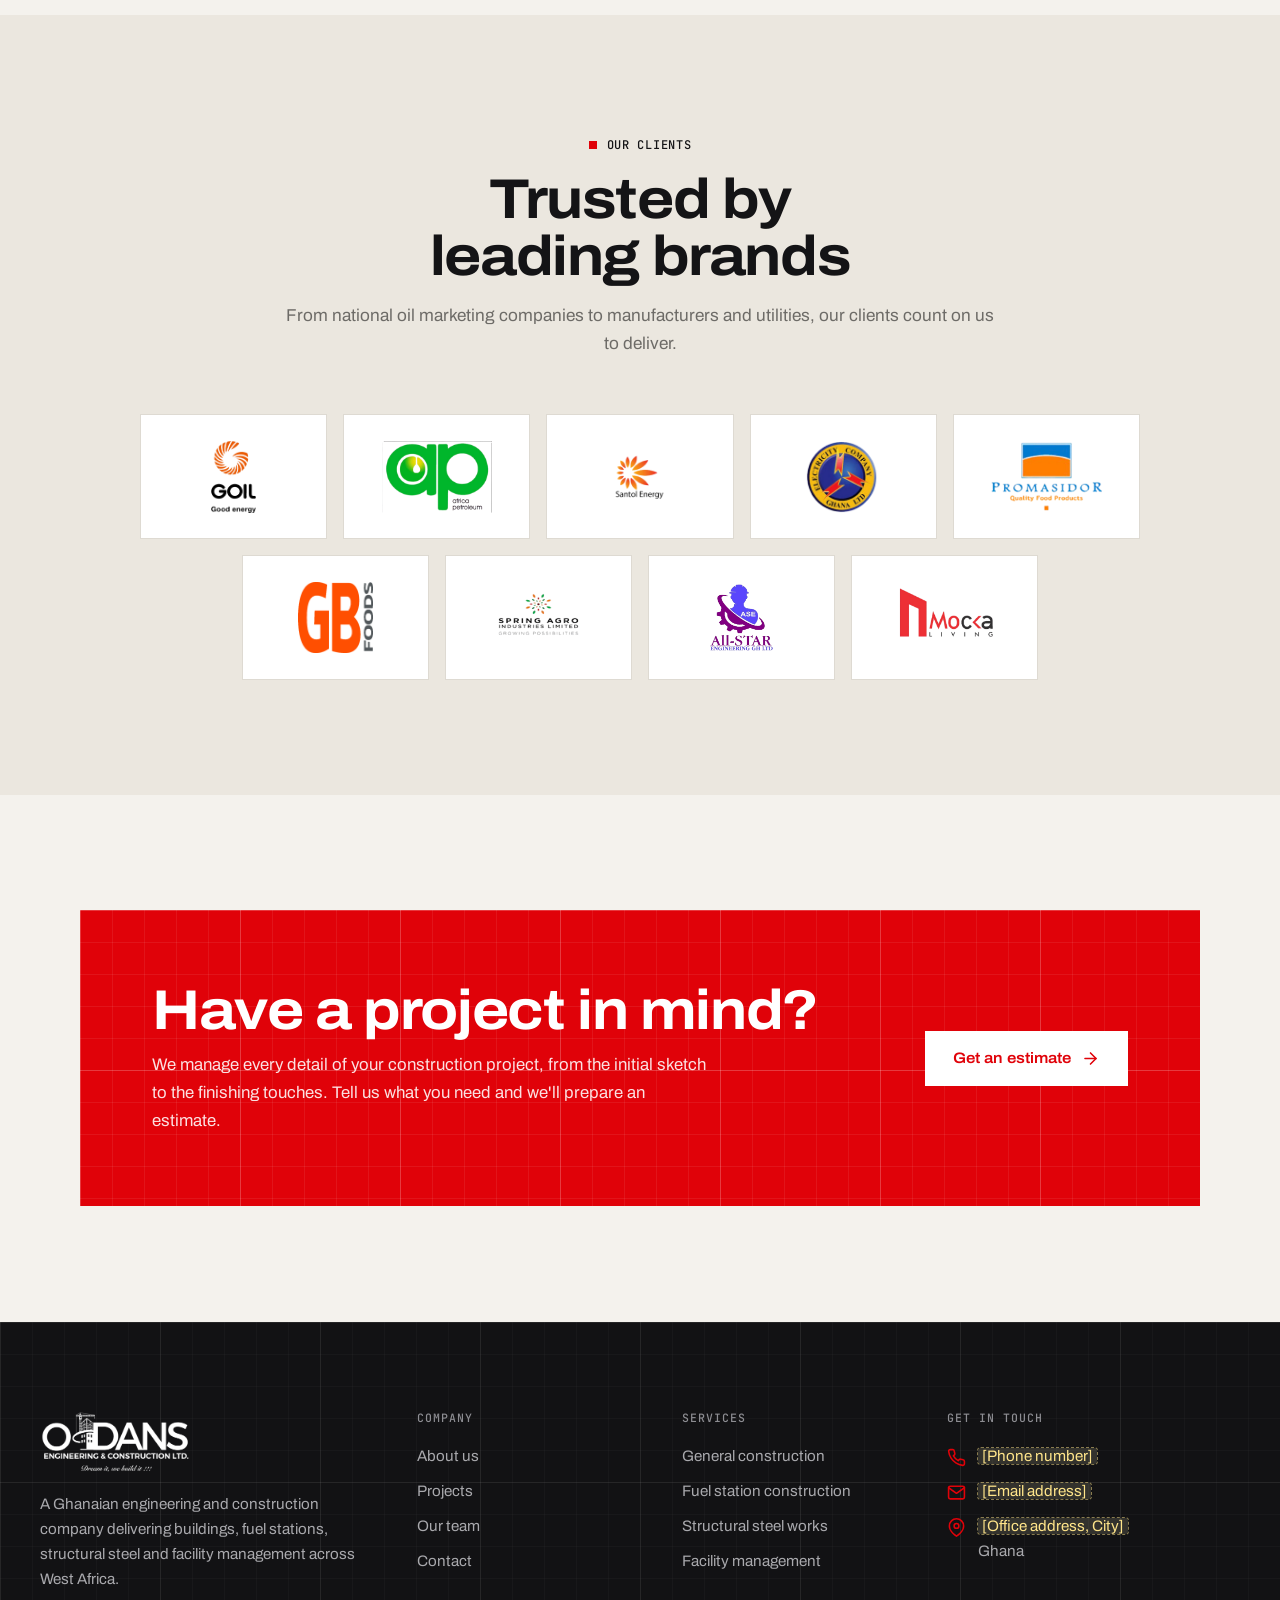
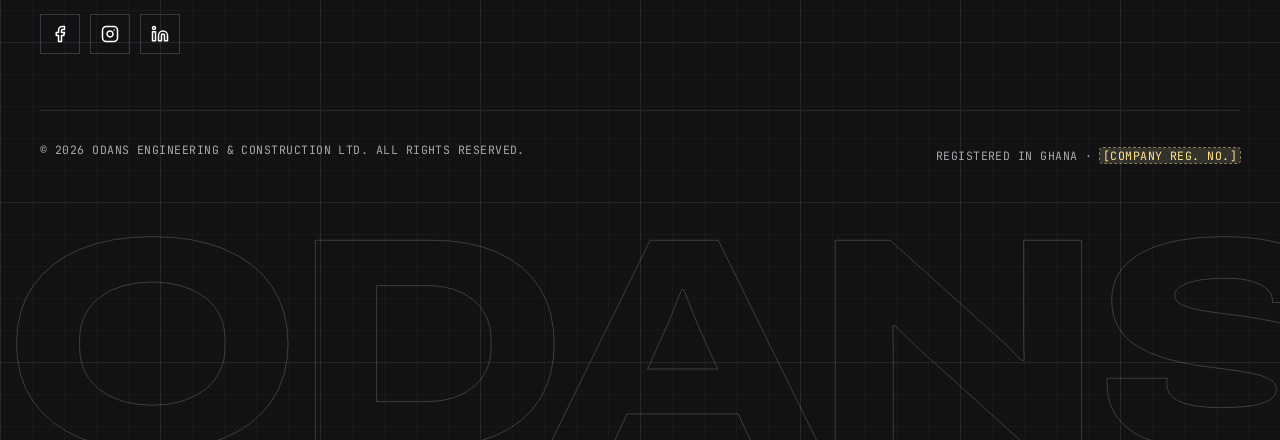
<file: about.html>
<!DOCTYPE html>
<html lang="en">

<head>
    <meta charset="UTF-8">
    <meta name="viewport" content="width=device-width, initial-scale=1">
    <title>About Us | Odans Engineering & Construction</title>
    <meta name="description" content="Learn about Odans Engineering & Construction Ltd., a Ghanaian construction company serving oil, private and government clients across West Africa.">
    <meta property="og:type" content="website">
    <meta property="og:site_name" content="Odans Engineering &amp; Construction">
    <meta property="og:title" content="About Us | Odans Engineering & Construction">
    <meta property="og:description" content="Learn about Odans Engineering & Construction Ltd., a Ghanaian construction company serving oil, private and government clients across West Africa.">
    <meta name="theme-color" content="#e00209">
    <link rel="icon" type="image/png" href="img/brand/favicon.png">
    <link rel="apple-touch-icon" href="img/brand/apple-touch-icon.png">
    <link rel="preconnect" href="https://fonts.googleapis.com">
    <link rel="preconnect" href="https://fonts.gstatic.com" crossorigin>
    <link rel="stylesheet" href="https://fonts.googleapis.com/css2?family=Archivo:wdth,wght@62..125,100..900&amp;family=JetBrains+Mono:wght@400;500&amp;display=swap">
    <link rel="stylesheet" href="style.css">
</head>

<body>
    <svg xmlns="http://www.w3.org/2000/svg" style="display:none">
    <symbol id="i-arrow" viewBox="0 0 24 24"><line x1="5" y1="12" x2="19" y2="12"/><polyline points="12 5 19 12 12 19"/></symbol>
    <symbol id="i-check" viewBox="0 0 24 24"><path d="M22 11.08V12a10 10 0 1 1-5.93-9.14"/><polyline points="22 4 12 14.01 9 11.01"/></symbol>
    <symbol id="i-phone" viewBox="0 0 24 24"><path d="M22 16.92v3a2 2 0 0 1-2.18 2 19.79 19.79 0 0 1-8.63-3.07 19.5 19.5 0 0 1-6-6 19.79 19.79 0 0 1-3.07-8.67A2 2 0 0 1 4.11 2h3a2 2 0 0 1 2 1.72 12.84 12.84 0 0 0 .7 2.81 2 2 0 0 1-.45 2.11L8.09 9.91a16 16 0 0 0 6 6l1.27-1.27a2 2 0 0 1 2.11-.45 12.84 12.84 0 0 0 2.81.7A2 2 0 0 1 22 16.92z"/></symbol>
    <symbol id="i-mail" viewBox="0 0 24 24"><path d="M4 4h16c1.1 0 2 .9 2 2v12c0 1.1-.9 2-2 2H4c-1.1 0-2-.9-2-2V6c0-1.1.9-2 2-2z"/><polyline points="22,6 12,13 2,6"/></symbol>
    <symbol id="i-pin" viewBox="0 0 24 24"><path d="M21 10c0 7-9 13-9 13s-9-6-9-13a9 9 0 0 1 18 0z"/><circle cx="12" cy="10" r="3"/></symbol>
    <symbol id="i-clock" viewBox="0 0 24 24"><circle cx="12" cy="12" r="10"/><polyline points="12 6 12 12 16 14"/></symbol>
    <symbol id="i-chat" viewBox="0 0 24 24"><path d="M21 11.5a8.38 8.38 0 0 1-.9 3.8 8.5 8.5 0 0 1-7.6 4.7 8.38 8.38 0 0 1-3.8-.9L3 21l1.9-5.7a8.38 8.38 0 0 1-.9-3.8 8.5 8.5 0 0 1 4.7-7.6 8.38 8.38 0 0 1 3.8-.9h.5a8.48 8.48 0 0 1 8 8v.5z"/></symbol>
    <symbol id="i-shield" viewBox="0 0 24 24"><path d="M12 22s8-4 8-10V5l-8-3-8 3v7c0 6 8 10 8 10z"/><polyline points="9 12 11 14 15 10"/></symbol>
    <symbol id="i-award" viewBox="0 0 24 24"><circle cx="12" cy="8" r="7"/><polyline points="8.21 13.89 7 23 12 20 17 23 15.79 13.88"/></symbol>
    <symbol id="i-tool" viewBox="0 0 24 24"><path d="M14.7 6.3a1 1 0 0 0 0 1.4l1.6 1.6a1 1 0 0 0 1.4 0l3.77-3.77a6 6 0 0 1-7.94 7.94l-6.91 6.91a2.12 2.12 0 0 1-3-3l6.91-6.91a6 6 0 0 1 7.94-7.94l-3.76 3.76z"/></symbol>
    <symbol id="i-layers" viewBox="0 0 24 24"><polygon points="12 2 2 7 12 12 22 7 12 2"/><polyline points="2 17 12 22 22 17"/><polyline points="2 12 12 17 22 12"/></symbol>
    <symbol id="i-target" viewBox="0 0 24 24"><circle cx="12" cy="12" r="10"/><circle cx="12" cy="12" r="6"/><circle cx="12" cy="12" r="2"/></symbol>
    <symbol id="i-eye" viewBox="0 0 24 24"><path d="M1 12s4-8 11-8 11 8 11 8-4 8-11 8-11-8-11-8z"/><circle cx="12" cy="12" r="3"/></symbol>
    <symbol id="i-heart" viewBox="0 0 24 24"><path d="M20.84 4.61a5.5 5.5 0 0 0-7.78 0L12 5.67l-1.06-1.06a5.5 5.5 0 0 0-7.78 7.78l1.06 1.06L12 21.23l7.78-7.78 1.06-1.06a5.5 5.5 0 0 0 0-7.78z"/></symbol>
    <symbol id="i-file" viewBox="0 0 24 24"><path d="M14 2H6a2 2 0 0 0-2 2v16a2 2 0 0 0 2 2h12a2 2 0 0 0 2-2V8z"/><polyline points="14 2 14 8 20 8"/><polyline points="9 15 11 17 15 13"/></symbol>
    <symbol id="i-image" viewBox="0 0 24 24"><rect x="3" y="3" width="18" height="18" rx="2"/><circle cx="8.5" cy="8.5" r="1.5"/><polyline points="21 15 16 10 5 21"/></symbol>
    <symbol id="i-user" viewBox="0 0 24 24"><path d="M20 21v-2a4 4 0 0 0-4-4H8a4 4 0 0 0-4 4v2"/><circle cx="12" cy="7" r="4"/></symbol>
    <symbol id="i-map" viewBox="0 0 24 24"><polygon points="1 6 1 22 8 18 16 22 23 18 23 2 16 6 8 2 1 6"/><line x1="8" y1="2" x2="8" y2="18"/><line x1="16" y1="6" x2="16" y2="22"/></symbol>
    <symbol id="i-menu" viewBox="0 0 24 24"><line x1="3" y1="7" x2="21" y2="7"/><line x1="3" y1="12" x2="21" y2="12"/><line x1="3" y1="17" x2="21" y2="17"/></symbol>
    <symbol id="i-close" viewBox="0 0 24 24"><line x1="18" y1="6" x2="6" y2="18"/><line x1="6" y1="6" x2="18" y2="18"/></symbol>
    <symbol id="i-facebook" viewBox="0 0 24 24"><path d="M18 2h-3a5 5 0 0 0-5 5v3H7v4h3v8h4v-8h3l1-4h-4V7a1 1 0 0 1 1-1h3z"/></symbol>
    <symbol id="i-instagram" viewBox="0 0 24 24"><rect x="2" y="2" width="20" height="20" rx="5"/><path d="M16 11.37A4 4 0 1 1 12.63 8 4 4 0 0 1 16 11.37z"/><line x1="17.5" y1="6.5" x2="17.51" y2="6.5"/></symbol>
    <symbol id="i-linkedin" viewBox="0 0 24 24"><path d="M16 8a6 6 0 0 1 6 6v7h-4v-7a2 2 0 0 0-2-2 2 2 0 0 0-2 2v7h-4v-7a6 6 0 0 1 6-6z"/><rect x="2" y="9" width="4" height="12"/><circle cx="4" cy="4" r="2"/></symbol>
</svg>
    <a class="skip-link" href="#main">Skip to content</a>

    <header class="site-header is-solid">
        <div class="container">
            <a class="brand" href="index.html">
                <img src="img/brand/logo-mark.png" alt="Odans Engineering &amp; Construction Ltd. — home" width="380" height="129">
            </a>
            <button class="nav-toggle" type="button" aria-expanded="false" aria-controls="site-nav" aria-label="Open menu">
                <svg class="icon icon-open" aria-hidden="true"><use href="#i-menu"/></svg>
                <svg class="icon icon-close" aria-hidden="true"><use href="#i-close"/></svg>
            </button>
            <nav class="site-nav" id="site-nav" aria-label="Main">
                <ul class="nav-list" role="list">
                <li><a href="index.html">Home</a></li>
                <li><a href="about.html" aria-current="page">About Us</a></li>
                <li><a href="services.html">Services</a></li>
                <li><a href="projects.html">Projects</a></li>
                <li><a href="team.html">Team</a></li>
                <li><a href="contact.html" class="btn btn--primary btn--sm">Get a Quote</a></li>
                </ul>
            </nav>
        </div>
    </header>

    <main id="main">
        <section class="page-hero">
            <div class="container">
                <ol class="breadcrumb">
                    <li><a href="index.html">Home</a></li>
                    <li aria-current="page">About us</li>
                </ol>
                <h1>Building Ghana's infrastructure with care and precision</h1>
                <p>For over 9 years, Odans has delivered engineering, construction and maintenance services to oil, private and government clients across West Africa.</p>
            </div>
        </section>

        <section class="section" aria-labelledby="story-title">
            <div class="container split">
                <div class="reveal">
                    <span class="eyebrow">Our story</span>
                    <h2 id="story-title">A Ghanaian company with a West African reach</h2>
                    <p class="mt-lg">Odans Engineering &amp; Construction Ltd. is a Ghanaian-based construction company with a prominent presence in the West African region. Through our unique synergy, we provide top-quality services across the broad infrastructure and engineering industry.</p>
                    <p><span class="ph">[Founding story: the year Odans was founded, who started it and why, and two or three milestones, e.g. first major contract, first fuel station, expansion into steel works.]</span></p>
                    <p>Today we specialise in general construction, fuel station construction, structural steel works and facility management, with a skilled technical team committed to quality and value for money.</p>
                </div>
                <div class="photo-frame photo-frame--cutout reveal">
                    <img src="img/photos/founders.png" alt="Two members of the Odans leadership team in branded hard hats and safety vests" width="408" height="612" loading="lazy">
                    <div class="photo-badge"><strong>9+</strong><span>Years of<br>experience</span></div>
                </div>
            </div>
        </section>

        <section class="section section--soft" aria-labelledby="purpose-title">
            <div class="container">
                <div class="section-head section-head--center reveal">
                    <span class="eyebrow">What drives us</span>
                    <h2 id="purpose-title">Mission, vision &amp; values</h2>
                </div>
                <div class="grid grid--3">
                    <div class="feature reveal">
                        <div class="feature-icon"><svg class="icon" aria-hidden="true"><use href="#i-target"/></svg></div>
                        <h3>Our mission</h3>
                        <p><span class="ph">[Mission statement: one or two sentences on what Odans does and for whom.]</span></p>
                    </div>
                    <div class="feature reveal">
                        <div class="feature-icon"><svg class="icon" aria-hidden="true"><use href="#i-eye"/></svg></div>
                        <h3>Our vision</h3>
                        <p><span class="ph">[Vision statement: where Odans wants to be in the future.]</span></p>
                    </div>
                    <div class="feature reveal">
                        <div class="feature-icon"><svg class="icon" aria-hidden="true"><use href="#i-heart"/></svg></div>
                        <h3>Our values</h3>
                        <p>Quality, safety, integrity and reliability. We aim to be efficient and trustworthy in everything we build, and to deliver real value for every client.</p>
                    </div>
                </div>
            </div>
        </section>

        <section class="section section--dark" aria-label="Odans in numbers">
            <div class="container">
                <div class="stats">
                    <div class="stat reveal"><strong>9<span class="accent">+</span></strong><span>Years of experience</span></div>
                    <div class="stat reveal"><strong><span class="ph">[XX]</span><span class="accent">+</span></strong><span>Projects completed</span></div>
                    <div class="stat reveal"><strong>4</strong><span>Core service lines</span></div>
                    <div class="stat reveal"><strong><span class="ph">[XX]</span></strong><span>Skilled staff</span></div>
                </div>
            </div>
        </section>

        <section class="section" aria-labelledby="creds-title">
            <div class="container">
                <div class="section-head reveal">
                    <span class="eyebrow">Credentials</span>
                    <h2 id="creds-title">Registrations &amp; certifications</h2>
                    <p>We operate as a fully registered company and hold the certifications our clients need.</p>
                </div>
                <div class="grid grid--3">
                    <div class="feature reveal">
                        <div class="feature-icon"><svg class="icon" aria-hidden="true"><use href="#i-file"/></svg></div>
                        <h3>Company registration</h3>
                        <p><span class="ph">[e.g. Registered with the Office of the Registrar of Companies, Ghana. Reg. no. XXXXXX]</span></p>
                    </div>
                    <div class="feature reveal">
                        <div class="feature-icon"><svg class="icon" aria-hidden="true"><use href="#i-award"/></svg></div>
                        <h3>Contractor classification</h3>
                        <p><span class="ph">[e.g. Ministry of Works &amp; Housing classification, class and grade]</span></p>
                    </div>
                    <div class="feature reveal">
                        <div class="feature-icon"><svg class="icon" aria-hidden="true"><use href="#i-shield"/></svg></div>
                        <h3>Health, safety &amp; environment</h3>
                        <p><span class="ph">[e.g. HSE certifications, insurance, or industry memberships]</span></p>
                    </div>
                </div>
            </div>
        </section>

        <section class="section section--soft" aria-labelledby="clients-title">
            <div class="container">
                <div class="section-head section-head--center reveal">
                    <span class="eyebrow">Our clients</span>
                    <h2 id="clients-title">Trusted by leading brands</h2>
                    <p>From national oil marketing companies to manufacturers and utilities, our clients count on us to deliver.</p>
                </div>
                <ul class="clients reveal" role="list">
                    <li><img src="img/clients/goil.png" alt="GOIL" loading="lazy"></li>
                    <li><img src="img/clients/ap.png" alt="Africa Petroleum (AP)" loading="lazy"></li>
                    <li><img src="img/clients/santol.png" alt="Santol Energy" loading="lazy"></li>
                    <li><img src="img/clients/ecg.png" alt="Electricity Company of Ghana" loading="lazy"></li>
                    <li><img src="img/clients/promasidor.png" alt="Promasidor" loading="lazy"></li>
                    <li><img src="img/clients/gb-foods.png" alt="GB Foods" loading="lazy"></li>
                    <li><img src="img/clients/spring-agro.png" alt="Spring Agro Industries" loading="lazy"></li>
                    <li><img src="img/clients/allstar.png" alt="All-Star Engineering GH" loading="lazy"></li>
                    <li><img src="img/clients/mocka.png" alt="Mocka Living" loading="lazy"></li>
                </ul>
            </div>
        </section>

        <section class="cta">
            <div class="container">
                <div class="cta-box reveal">
                    <div>
                        <h2>Have a project in mind?</h2>
                        <p>We manage every detail of your construction project, from the initial sketch to the finishing touches. Tell us what you need and we'll prepare an estimate.</p>
                    </div>
                    <a class="btn btn--light" href="contact.html">Get an estimate <svg class="icon" aria-hidden="true"><use href="#i-arrow"/></svg></a>
                </div>
            </div>
        </section>
    </main>

    <footer class="site-footer">
        <div class="container">
            <div class="footer-grid">
                <div class="footer-brand">
                    <img src="img/brand/logo.png" alt="Odans Engineering &amp; Construction Ltd." width="380" height="161" loading="lazy">
                    <p>A Ghanaian engineering and construction company delivering buildings, fuel stations, structural steel and facility management across West Africa.</p>
                    <!-- PLACEHOLDER: replace each href="#" with the real social media profile URL (or delete the ones you don't use) -->
                    <ul class="socials" role="list">
                        <li><a href="#" aria-label="Odans on Facebook"><svg class="icon" aria-hidden="true"><use href="#i-facebook"/></svg></a></li>
                        <li><a href="#" aria-label="Odans on Instagram"><svg class="icon" aria-hidden="true"><use href="#i-instagram"/></svg></a></li>
                        <li><a href="#" aria-label="Odans on LinkedIn"><svg class="icon" aria-hidden="true"><use href="#i-linkedin"/></svg></a></li>
                    </ul>
                </div>
                <div>
                    <h3>Company</h3>
                    <ul class="footer-links" role="list">
                        <li><a href="about.html">About us</a></li>
                        <li><a href="projects.html">Projects</a></li>
                        <li><a href="team.html">Our team</a></li>
                        <li><a href="contact.html">Contact</a></li>
                    </ul>
                </div>
                <div>
                    <h3>Services</h3>
                    <ul class="footer-links" role="list">
                        <li><a href="services.html#general-construction">General construction</a></li>
                        <li><a href="services.html#fuel-stations">Fuel station construction</a></li>
                        <li><a href="services.html#steel-works">Structural steel works</a></li>
                        <li><a href="services.html#facility-management">Facility management</a></li>
                    </ul>
                </div>
                <div>
                    <h3>Get in touch</h3>
                    <ul class="footer-links footer-contact" role="list">
                        <li><svg class="icon" aria-hidden="true"><use href="#i-phone"/></svg><a href="tel:+233000000000"><span class="ph">[Phone number]</span></a></li>
                        <li><svg class="icon" aria-hidden="true"><use href="#i-mail"/></svg><a href="mailto:info@example.com"><span class="ph">[Email address]</span></a></li>
                        <li><svg class="icon" aria-hidden="true"><use href="#i-pin"/></svg><span><span class="ph">[Office address, City]</span><br>Ghana</span></li>
                    </ul>
                </div>
            </div>
            <div class="footer-bottom">
                <p>&copy; <span data-year>2026</span> Odans Engineering &amp; Construction Ltd. All rights reserved.</p>
                <p>Registered in Ghana &middot; <span class="ph">[Company reg. no.]</span></p>
            </div>
        </div>
    </footer>

    <script src="main.js"></script>
</body>

</html>
</file>
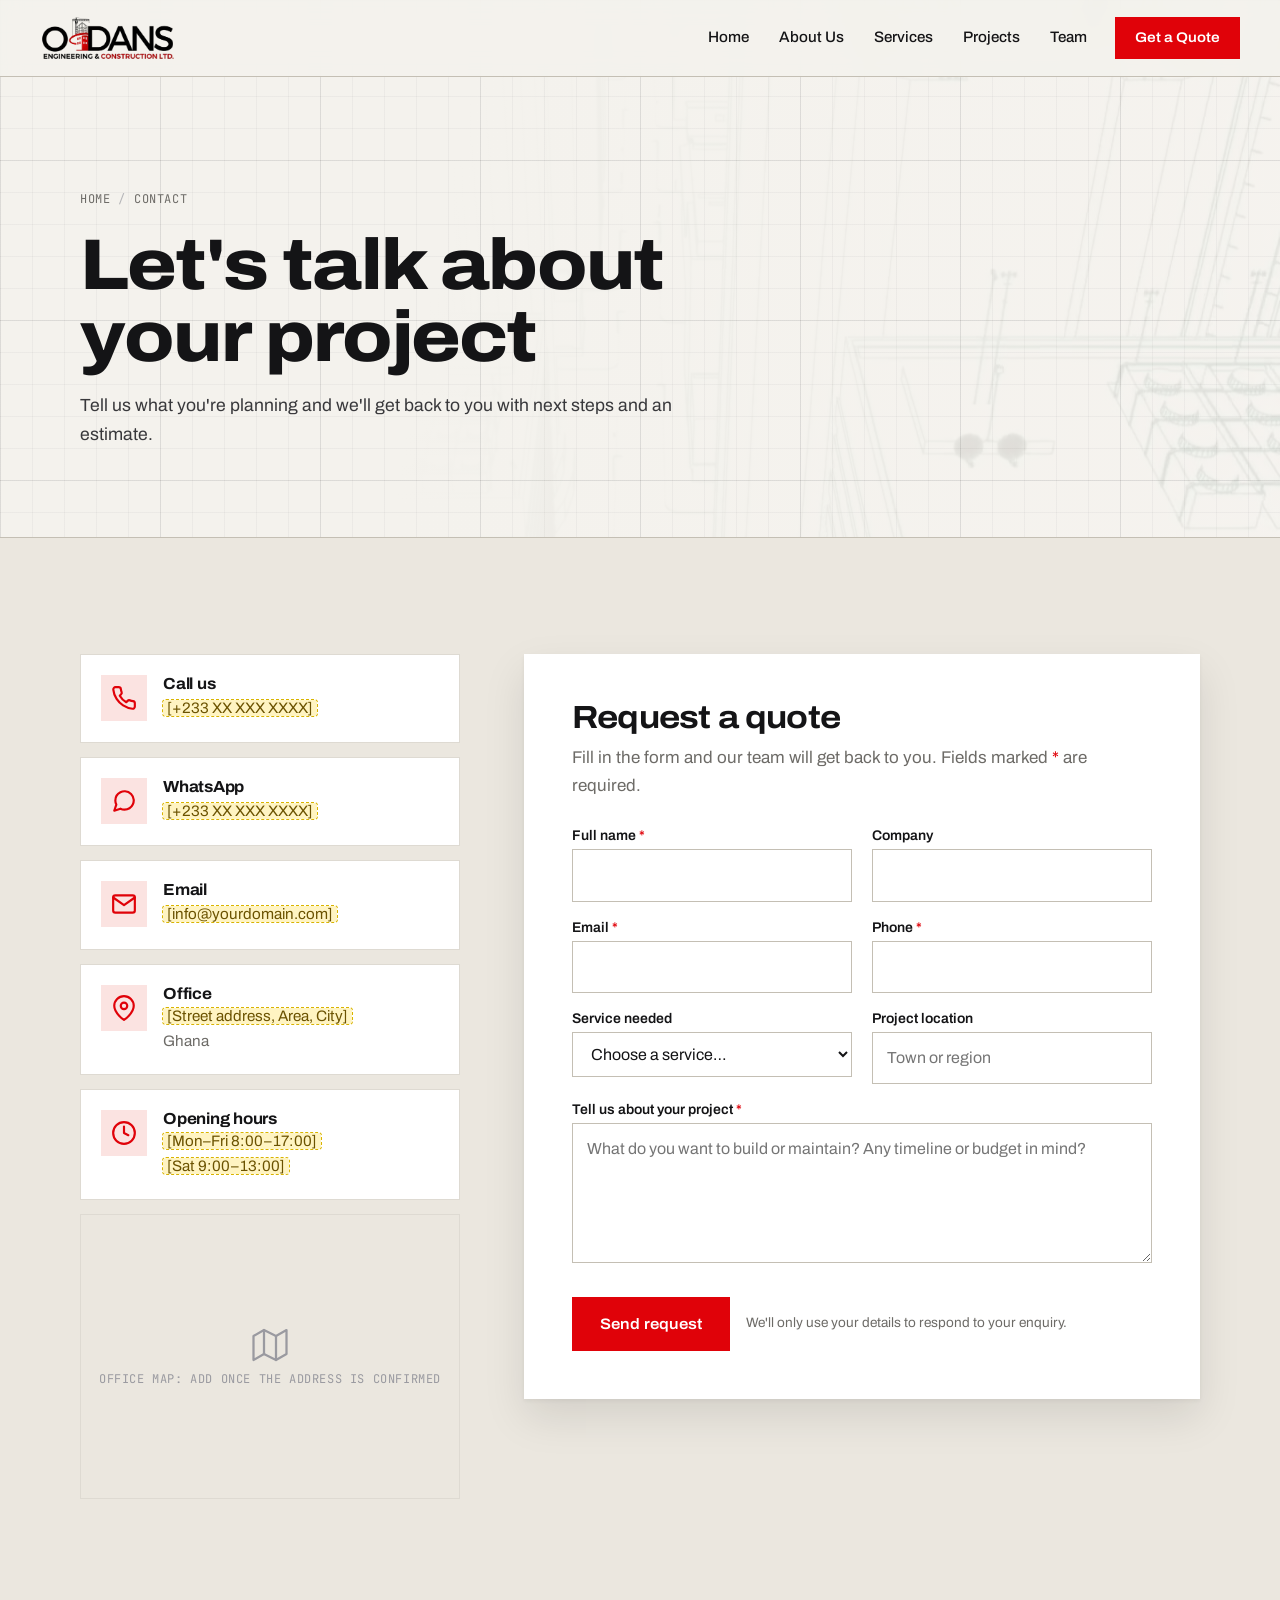
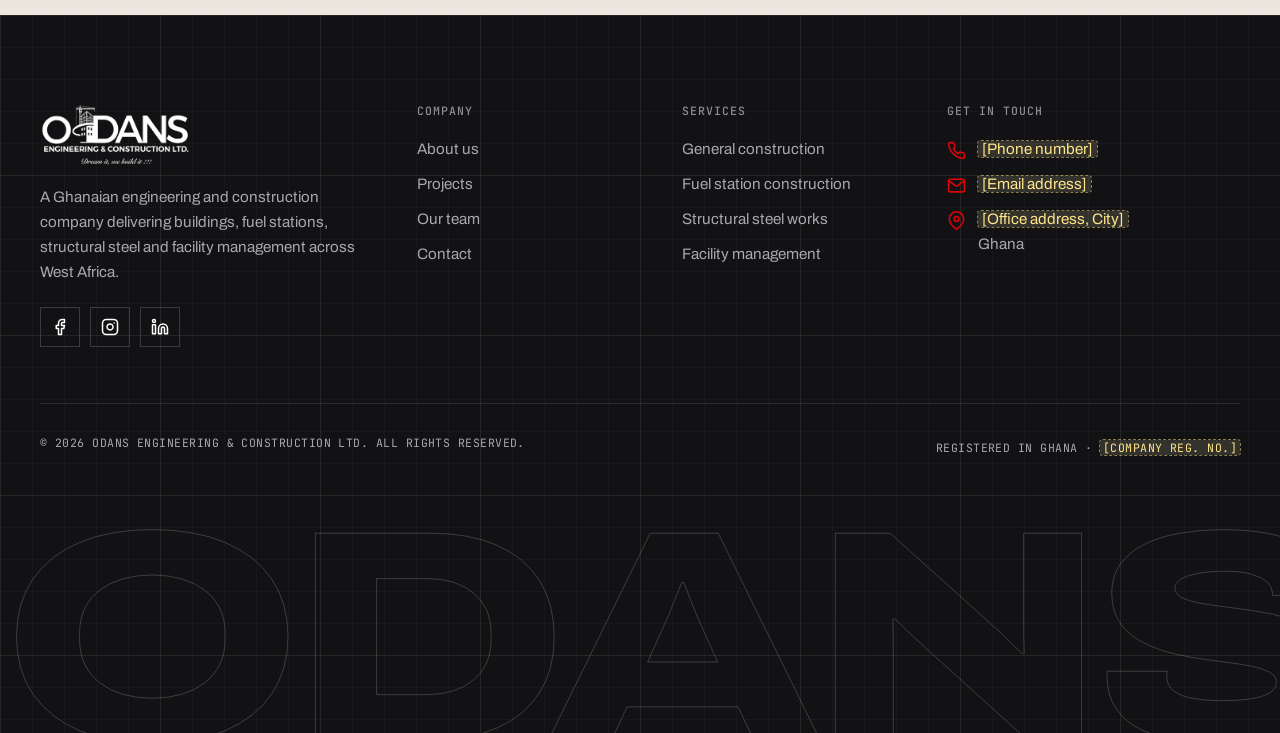
<file: contact.html>
<!DOCTYPE html>
<html lang="en">

<head>
    <meta charset="UTF-8">
    <meta name="viewport" content="width=device-width, initial-scale=1">
    <title>Contact & Quotes | Odans Engineering & Construction</title>
    <meta name="description" content="Request a quote or get in touch with Odans Engineering & Construction about your construction, fuel station, steel or maintenance project.">
    <meta property="og:type" content="website">
    <meta property="og:site_name" content="Odans Engineering &amp; Construction">
    <meta property="og:title" content="Contact & Quotes | Odans Engineering & Construction">
    <meta property="og:description" content="Request a quote or get in touch with Odans Engineering & Construction about your construction, fuel station, steel or maintenance project.">
    <meta name="theme-color" content="#e00209">
    <link rel="icon" type="image/png" href="img/brand/favicon.png">
    <link rel="apple-touch-icon" href="img/brand/apple-touch-icon.png">
    <link rel="preconnect" href="https://fonts.googleapis.com">
    <link rel="preconnect" href="https://fonts.gstatic.com" crossorigin>
    <link rel="stylesheet" href="https://fonts.googleapis.com/css2?family=Archivo:wdth,wght@62..125,100..900&amp;family=JetBrains+Mono:wght@400;500&amp;display=swap">
    <link rel="stylesheet" href="style.css">
</head>

<body>
    <svg xmlns="http://www.w3.org/2000/svg" style="display:none">
    <symbol id="i-arrow" viewBox="0 0 24 24"><line x1="5" y1="12" x2="19" y2="12"/><polyline points="12 5 19 12 12 19"/></symbol>
    <symbol id="i-check" viewBox="0 0 24 24"><path d="M22 11.08V12a10 10 0 1 1-5.93-9.14"/><polyline points="22 4 12 14.01 9 11.01"/></symbol>
    <symbol id="i-phone" viewBox="0 0 24 24"><path d="M22 16.92v3a2 2 0 0 1-2.18 2 19.79 19.79 0 0 1-8.63-3.07 19.5 19.5 0 0 1-6-6 19.79 19.79 0 0 1-3.07-8.67A2 2 0 0 1 4.11 2h3a2 2 0 0 1 2 1.72 12.84 12.84 0 0 0 .7 2.81 2 2 0 0 1-.45 2.11L8.09 9.91a16 16 0 0 0 6 6l1.27-1.27a2 2 0 0 1 2.11-.45 12.84 12.84 0 0 0 2.81.7A2 2 0 0 1 22 16.92z"/></symbol>
    <symbol id="i-mail" viewBox="0 0 24 24"><path d="M4 4h16c1.1 0 2 .9 2 2v12c0 1.1-.9 2-2 2H4c-1.1 0-2-.9-2-2V6c0-1.1.9-2 2-2z"/><polyline points="22,6 12,13 2,6"/></symbol>
    <symbol id="i-pin" viewBox="0 0 24 24"><path d="M21 10c0 7-9 13-9 13s-9-6-9-13a9 9 0 0 1 18 0z"/><circle cx="12" cy="10" r="3"/></symbol>
    <symbol id="i-clock" viewBox="0 0 24 24"><circle cx="12" cy="12" r="10"/><polyline points="12 6 12 12 16 14"/></symbol>
    <symbol id="i-chat" viewBox="0 0 24 24"><path d="M21 11.5a8.38 8.38 0 0 1-.9 3.8 8.5 8.5 0 0 1-7.6 4.7 8.38 8.38 0 0 1-3.8-.9L3 21l1.9-5.7a8.38 8.38 0 0 1-.9-3.8 8.5 8.5 0 0 1 4.7-7.6 8.38 8.38 0 0 1 3.8-.9h.5a8.48 8.48 0 0 1 8 8v.5z"/></symbol>
    <symbol id="i-shield" viewBox="0 0 24 24"><path d="M12 22s8-4 8-10V5l-8-3-8 3v7c0 6 8 10 8 10z"/><polyline points="9 12 11 14 15 10"/></symbol>
    <symbol id="i-award" viewBox="0 0 24 24"><circle cx="12" cy="8" r="7"/><polyline points="8.21 13.89 7 23 12 20 17 23 15.79 13.88"/></symbol>
    <symbol id="i-tool" viewBox="0 0 24 24"><path d="M14.7 6.3a1 1 0 0 0 0 1.4l1.6 1.6a1 1 0 0 0 1.4 0l3.77-3.77a6 6 0 0 1-7.94 7.94l-6.91 6.91a2.12 2.12 0 0 1-3-3l6.91-6.91a6 6 0 0 1 7.94-7.94l-3.76 3.76z"/></symbol>
    <symbol id="i-layers" viewBox="0 0 24 24"><polygon points="12 2 2 7 12 12 22 7 12 2"/><polyline points="2 17 12 22 22 17"/><polyline points="2 12 12 17 22 12"/></symbol>
    <symbol id="i-target" viewBox="0 0 24 24"><circle cx="12" cy="12" r="10"/><circle cx="12" cy="12" r="6"/><circle cx="12" cy="12" r="2"/></symbol>
    <symbol id="i-eye" viewBox="0 0 24 24"><path d="M1 12s4-8 11-8 11 8 11 8-4 8-11 8-11-8-11-8z"/><circle cx="12" cy="12" r="3"/></symbol>
    <symbol id="i-heart" viewBox="0 0 24 24"><path d="M20.84 4.61a5.5 5.5 0 0 0-7.78 0L12 5.67l-1.06-1.06a5.5 5.5 0 0 0-7.78 7.78l1.06 1.06L12 21.23l7.78-7.78 1.06-1.06a5.5 5.5 0 0 0 0-7.78z"/></symbol>
    <symbol id="i-file" viewBox="0 0 24 24"><path d="M14 2H6a2 2 0 0 0-2 2v16a2 2 0 0 0 2 2h12a2 2 0 0 0 2-2V8z"/><polyline points="14 2 14 8 20 8"/><polyline points="9 15 11 17 15 13"/></symbol>
    <symbol id="i-image" viewBox="0 0 24 24"><rect x="3" y="3" width="18" height="18" rx="2"/><circle cx="8.5" cy="8.5" r="1.5"/><polyline points="21 15 16 10 5 21"/></symbol>
    <symbol id="i-user" viewBox="0 0 24 24"><path d="M20 21v-2a4 4 0 0 0-4-4H8a4 4 0 0 0-4 4v2"/><circle cx="12" cy="7" r="4"/></symbol>
    <symbol id="i-map" viewBox="0 0 24 24"><polygon points="1 6 1 22 8 18 16 22 23 18 23 2 16 6 8 2 1 6"/><line x1="8" y1="2" x2="8" y2="18"/><line x1="16" y1="6" x2="16" y2="22"/></symbol>
    <symbol id="i-menu" viewBox="0 0 24 24"><line x1="3" y1="7" x2="21" y2="7"/><line x1="3" y1="12" x2="21" y2="12"/><line x1="3" y1="17" x2="21" y2="17"/></symbol>
    <symbol id="i-close" viewBox="0 0 24 24"><line x1="18" y1="6" x2="6" y2="18"/><line x1="6" y1="6" x2="18" y2="18"/></symbol>
    <symbol id="i-facebook" viewBox="0 0 24 24"><path d="M18 2h-3a5 5 0 0 0-5 5v3H7v4h3v8h4v-8h3l1-4h-4V7a1 1 0 0 1 1-1h3z"/></symbol>
    <symbol id="i-instagram" viewBox="0 0 24 24"><rect x="2" y="2" width="20" height="20" rx="5"/><path d="M16 11.37A4 4 0 1 1 12.63 8 4 4 0 0 1 16 11.37z"/><line x1="17.5" y1="6.5" x2="17.51" y2="6.5"/></symbol>
    <symbol id="i-linkedin" viewBox="0 0 24 24"><path d="M16 8a6 6 0 0 1 6 6v7h-4v-7a2 2 0 0 0-2-2 2 2 0 0 0-2 2v7h-4v-7a6 6 0 0 1 6-6z"/><rect x="2" y="9" width="4" height="12"/><circle cx="4" cy="4" r="2"/></symbol>
</svg>
    <a class="skip-link" href="#main">Skip to content</a>

    <header class="site-header is-solid">
        <div class="container">
            <a class="brand" href="index.html">
                <img src="img/brand/logo-mark.png" alt="Odans Engineering &amp; Construction Ltd. — home" width="380" height="129">
            </a>
            <button class="nav-toggle" type="button" aria-expanded="false" aria-controls="site-nav" aria-label="Open menu">
                <svg class="icon icon-open" aria-hidden="true"><use href="#i-menu"/></svg>
                <svg class="icon icon-close" aria-hidden="true"><use href="#i-close"/></svg>
            </button>
            <nav class="site-nav" id="site-nav" aria-label="Main">
                <ul class="nav-list" role="list">
                <li><a href="index.html">Home</a></li>
                <li><a href="about.html">About Us</a></li>
                <li><a href="services.html">Services</a></li>
                <li><a href="projects.html">Projects</a></li>
                <li><a href="team.html">Team</a></li>
                <li><a href="contact.html" class="btn btn--primary btn--sm" aria-current="page">Get a Quote</a></li>
                </ul>
            </nav>
        </div>
    </header>

    <main id="main">
        <section class="page-hero">
            <div class="container">
                <ol class="breadcrumb">
                    <li><a href="index.html">Home</a></li>
                    <li aria-current="page">Contact</li>
                </ol>
                <h1>Let's talk about your project</h1>
                <p>Tell us what you're planning and we'll get back to you with next steps and an estimate.</p>
            </div>
        </section>

        <section class="section section--soft">
            <div class="container contact-layout">
                <aside aria-label="Contact details">
                    <ul class="contact-list" role="list">
                        <li class="contact-item">
                            <div class="feature-icon"><svg class="icon" aria-hidden="true"><use href="#i-phone"/></svg></div>
                            <div>
                                <h3>Call us</h3>
                                <!-- PLACEHOLDER: update both the tel: link and the visible number -->
                                <a href="tel:+233000000000"><span class="ph">[+233 XX XXX XXXX]</span></a>
                            </div>
                        </li>
                        <li class="contact-item">
                            <div class="feature-icon"><svg class="icon" aria-hidden="true"><use href="#i-chat"/></svg></div>
                            <div>
                                <h3>WhatsApp</h3>
                                <!-- PLACEHOLDER: wa.me link uses the number in international format without + or spaces -->
                                <a href="https://wa.me/233000000000"><span class="ph">[+233 XX XXX XXXX]</span></a>
                            </div>
                        </li>
                        <li class="contact-item">
                            <div class="feature-icon"><svg class="icon" aria-hidden="true"><use href="#i-mail"/></svg></div>
                            <div>
                                <h3>Email</h3>
                                <a href="mailto:info@example.com"><span class="ph">[info@yourdomain.com]</span></a>
                            </div>
                        </li>
                        <li class="contact-item">
                            <div class="feature-icon"><svg class="icon" aria-hidden="true"><use href="#i-pin"/></svg></div>
                            <div>
                                <h3>Office</h3>
                                <p><span class="ph">[Street address, Area, City]</span><br>Ghana</p>
                            </div>
                        </li>
                        <li class="contact-item">
                            <div class="feature-icon"><svg class="icon" aria-hidden="true"><use href="#i-clock"/></svg></div>
                            <div>
                                <h3>Opening hours</h3>
                                <p><span class="ph">[Mon–Fri 8:00–17:00]</span><br><span class="ph">[Sat 9:00–13:00]</span></p>
                            </div>
                        </li>
                    </ul>
                    <!--
                        PLACEHOLDER: map. Once the office address is confirmed, open Google Maps,
                        search the address, click Share > Embed a map, copy the <iframe> and paste it
                        in place of the .media-placeholder div below (keep loading="lazy").
                    -->
                    <div class="map-box">
                        <div class="media-placeholder"><svg class="icon" aria-hidden="true"><use href="#i-map"/></svg><span>Office map: add once the address is confirmed</span></div>
                    </div>
                </aside>

                <div class="form-card">
                    <h2>Request a quote</h2>
                    <p>Fill in the form and our team will get back to you. Fields marked <span class="accent">*</span> are required.</p>
                    <!--
                        PLACEHOLDER: form delivery. Create a free form at https://formspree.io,
                        point it at the inbox that should receive quotes, then replace YOUR_FORM_ID below.
                    -->
                    <form id="quote-form" action="https://formspree.io/f/YOUR_FORM_ID" method="POST">
                        <input type="hidden" name="_subject" value="New quote request from the Odans website">
                        <input type="text" name="_gotcha" class="visually-hidden" tabindex="-1" autocomplete="off" aria-hidden="true">
                        <div class="form-grid">
                            <div class="field">
                                <label for="name">Full name <span class="req">*</span></label>
                                <input id="name" name="name" type="text" autocomplete="name" required>
                            </div>
                            <div class="field">
                                <label for="company">Company</label>
                                <input id="company" name="company" type="text" autocomplete="organization">
                            </div>
                            <div class="field">
                                <label for="email">Email <span class="req">*</span></label>
                                <input id="email" name="email" type="email" autocomplete="email" required>
                            </div>
                            <div class="field">
                                <label for="phone">Phone <span class="req">*</span></label>
                                <input id="phone" name="phone" type="tel" autocomplete="tel" required>
                            </div>
                            <div class="field">
                                <label for="service">Service needed</label>
                                <select id="service" name="service">
                                    <option value="">Choose a service…</option>
                                    <option value="general-construction">General construction</option>
                                    <option value="fuel-stations">Fuel station construction</option>
                                    <option value="steel-works">Structural steel works</option>
                                    <option value="facility-management">Facility management</option>
                                    <option value="other">Something else</option>
                                </select>
                            </div>
                            <div class="field">
                                <label for="location">Project location</label>
                                <input id="location" name="location" type="text" placeholder="Town or region">
                            </div>
                            <div class="field field--full">
                                <label for="message">Tell us about your project <span class="req">*</span></label>
                                <textarea id="message" name="message" required placeholder="What do you want to build or maintain? Any timeline or budget in mind?"></textarea>
                            </div>
                        </div>
                        <div class="form-actions">
                            <button class="btn btn--primary" type="submit">Send request</button>
                            <span class="form-note">We'll only use your details to respond to your enquiry.</span>
                        </div>
                        <div class="form-status" role="status" aria-live="polite"></div>
                    </form>
                </div>
            </div>
        </section>
    </main>

    <footer class="site-footer">
        <div class="container">
            <div class="footer-grid">
                <div class="footer-brand">
                    <img src="img/brand/logo.png" alt="Odans Engineering &amp; Construction Ltd." width="380" height="161" loading="lazy">
                    <p>A Ghanaian engineering and construction company delivering buildings, fuel stations, structural steel and facility management across West Africa.</p>
                    <!-- PLACEHOLDER: replace each href="#" with the real social media profile URL (or delete the ones you don't use) -->
                    <ul class="socials" role="list">
                        <li><a href="#" aria-label="Odans on Facebook"><svg class="icon" aria-hidden="true"><use href="#i-facebook"/></svg></a></li>
                        <li><a href="#" aria-label="Odans on Instagram"><svg class="icon" aria-hidden="true"><use href="#i-instagram"/></svg></a></li>
                        <li><a href="#" aria-label="Odans on LinkedIn"><svg class="icon" aria-hidden="true"><use href="#i-linkedin"/></svg></a></li>
                    </ul>
                </div>
                <div>
                    <h3>Company</h3>
                    <ul class="footer-links" role="list">
                        <li><a href="about.html">About us</a></li>
                        <li><a href="projects.html">Projects</a></li>
                        <li><a href="team.html">Our team</a></li>
                        <li><a href="contact.html">Contact</a></li>
                    </ul>
                </div>
                <div>
                    <h3>Services</h3>
                    <ul class="footer-links" role="list">
                        <li><a href="services.html#general-construction">General construction</a></li>
                        <li><a href="services.html#fuel-stations">Fuel station construction</a></li>
                        <li><a href="services.html#steel-works">Structural steel works</a></li>
                        <li><a href="services.html#facility-management">Facility management</a></li>
                    </ul>
                </div>
                <div>
                    <h3>Get in touch</h3>
                    <ul class="footer-links footer-contact" role="list">
                        <li><svg class="icon" aria-hidden="true"><use href="#i-phone"/></svg><a href="tel:+233000000000"><span class="ph">[Phone number]</span></a></li>
                        <li><svg class="icon" aria-hidden="true"><use href="#i-mail"/></svg><a href="mailto:info@example.com"><span class="ph">[Email address]</span></a></li>
                        <li><svg class="icon" aria-hidden="true"><use href="#i-pin"/></svg><span><span class="ph">[Office address, City]</span><br>Ghana</span></li>
                    </ul>
                </div>
            </div>
            <div class="footer-bottom">
                <p>&copy; <span data-year>2026</span> Odans Engineering &amp; Construction Ltd. All rights reserved.</p>
                <p>Registered in Ghana &middot; <span class="ph">[Company reg. no.]</span></p>
            </div>
        </div>
    </footer>

    <script src="main.js"></script>
</body>

</html>
</file>
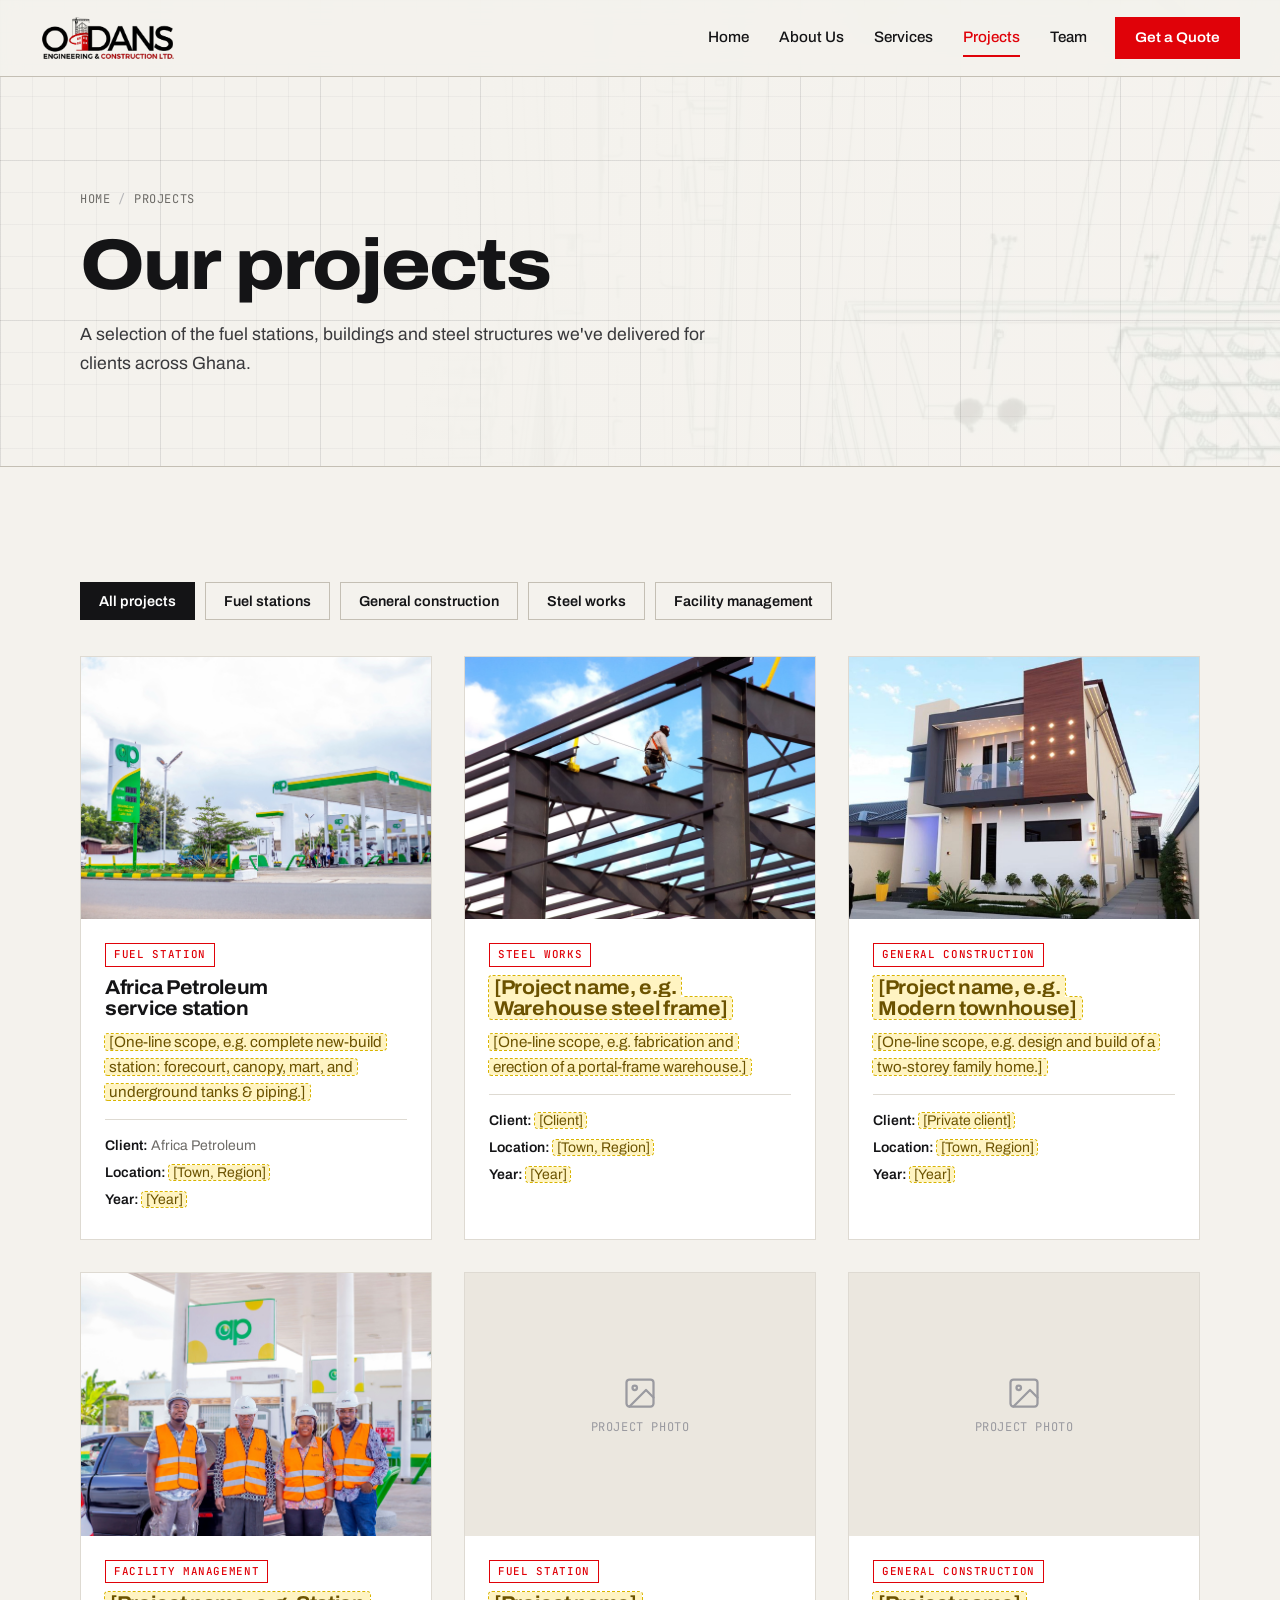
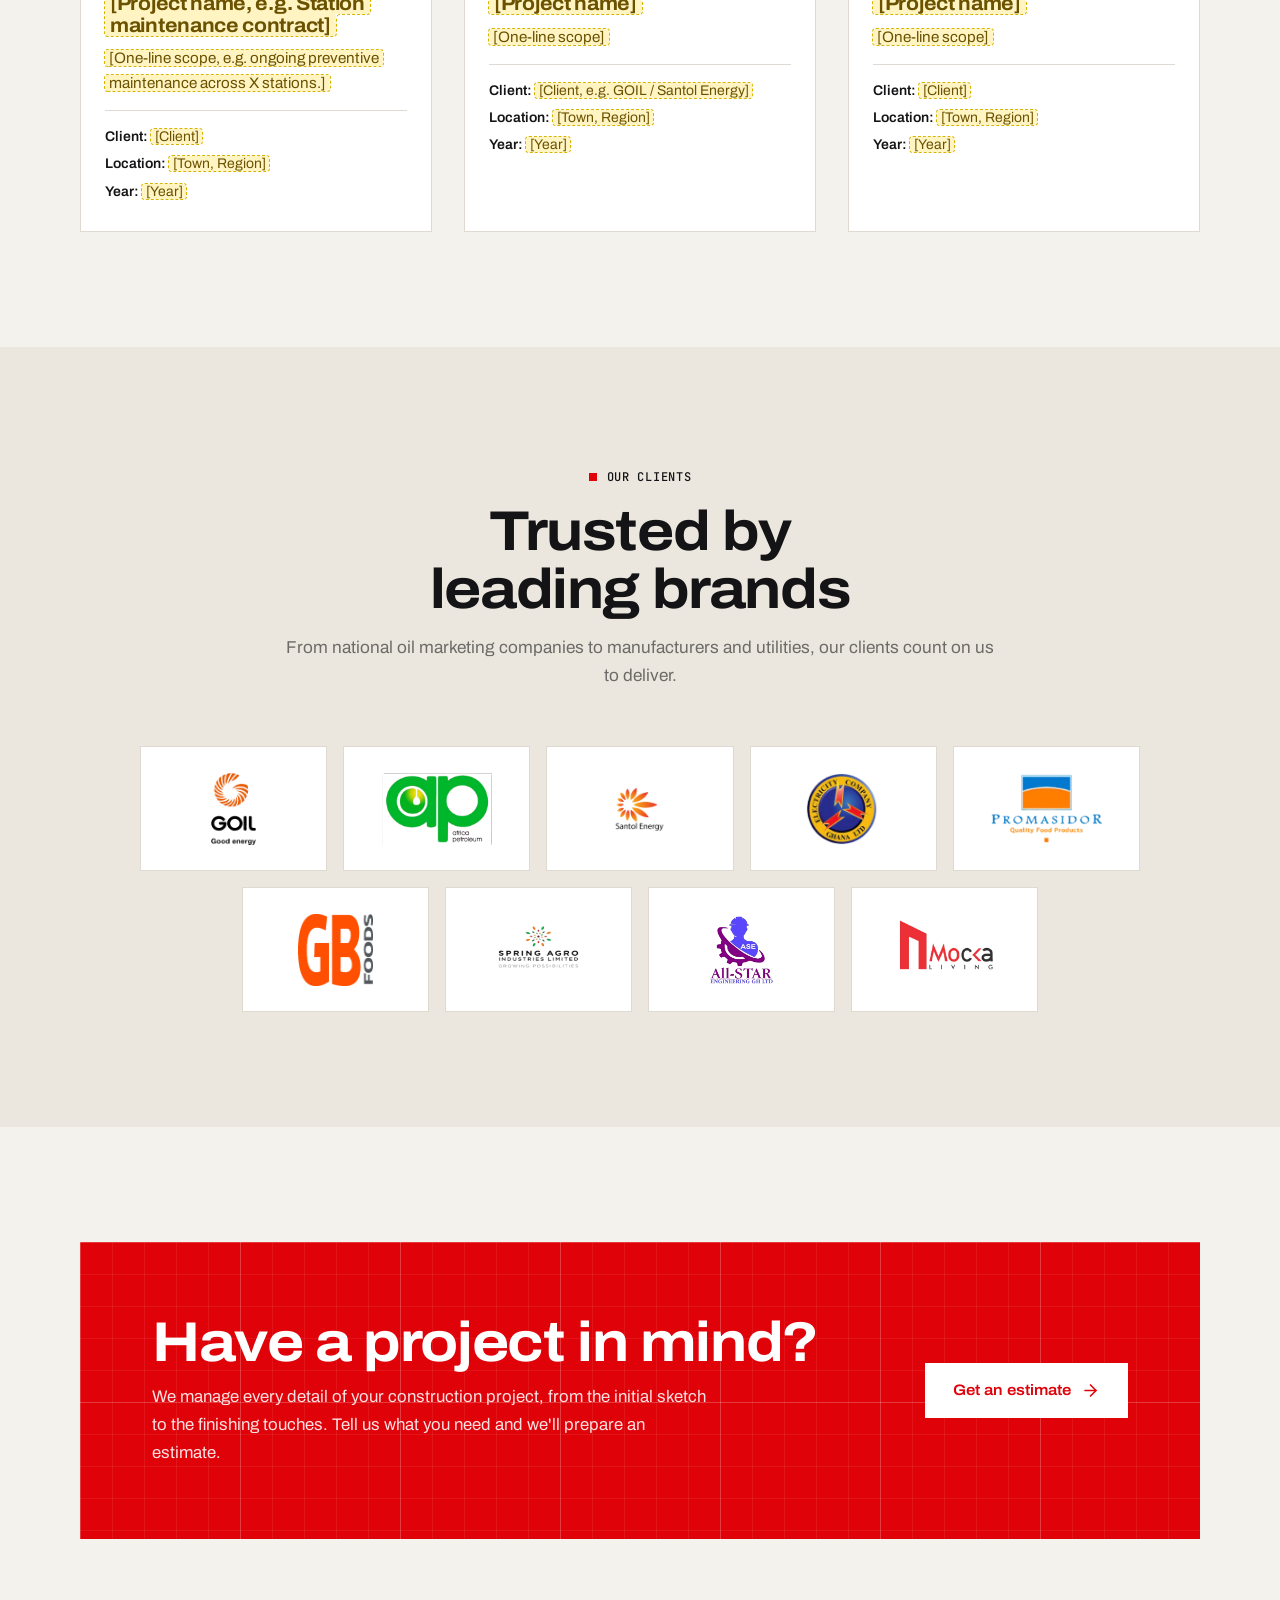
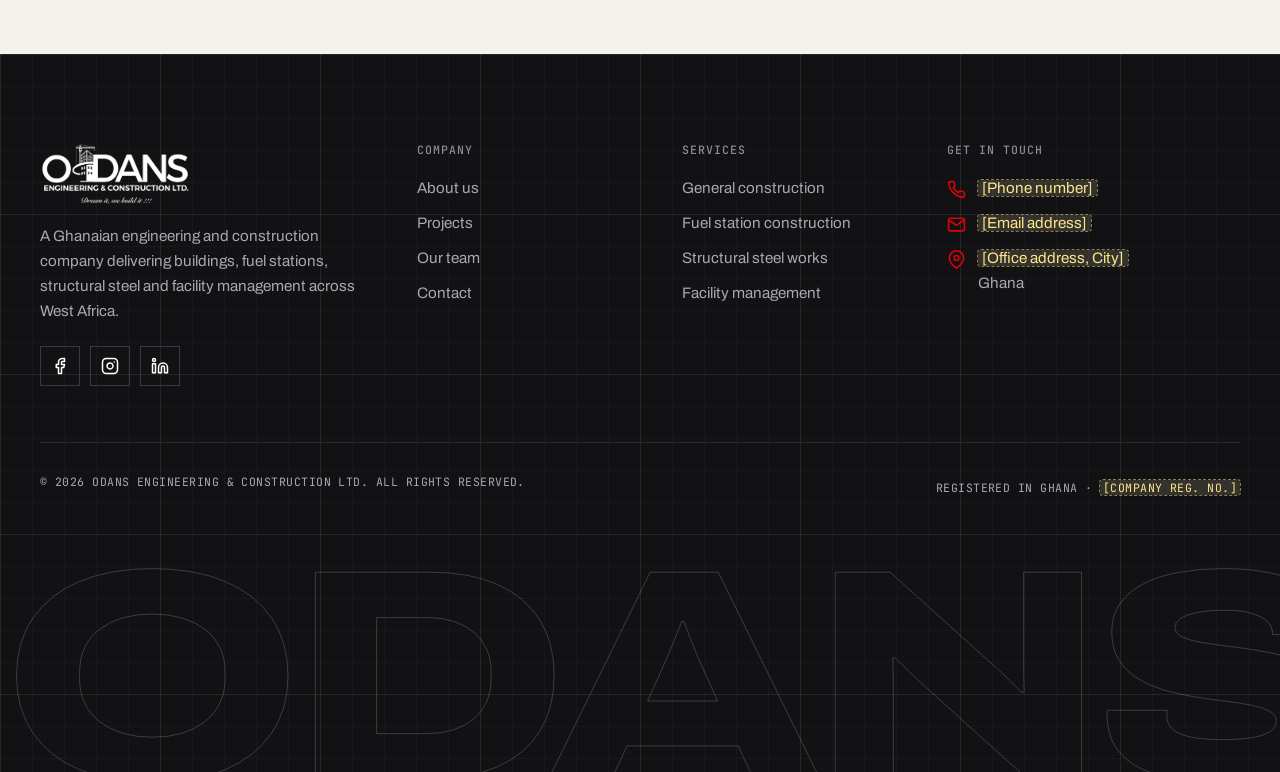
<file: projects.html>
<!DOCTYPE html>
<html lang="en">

<head>
    <meta charset="UTF-8">
    <meta name="viewport" content="width=device-width, initial-scale=1">
    <title>Projects | Odans Engineering & Construction</title>
    <meta name="description" content="Fuel stations, buildings and structural steel projects delivered by Odans Engineering & Construction across Ghana.">
    <meta property="og:type" content="website">
    <meta property="og:site_name" content="Odans Engineering &amp; Construction">
    <meta property="og:title" content="Projects | Odans Engineering & Construction">
    <meta property="og:description" content="Fuel stations, buildings and structural steel projects delivered by Odans Engineering & Construction across Ghana.">
    <meta name="theme-color" content="#e00209">
    <link rel="icon" type="image/png" href="img/brand/favicon.png">
    <link rel="apple-touch-icon" href="img/brand/apple-touch-icon.png">
    <link rel="preconnect" href="https://fonts.googleapis.com">
    <link rel="preconnect" href="https://fonts.gstatic.com" crossorigin>
    <link rel="stylesheet" href="https://fonts.googleapis.com/css2?family=Archivo:wdth,wght@62..125,100..900&amp;family=JetBrains+Mono:wght@400;500&amp;display=swap">
    <link rel="stylesheet" href="style.css">
</head>

<body>
    <svg xmlns="http://www.w3.org/2000/svg" style="display:none">
    <symbol id="i-arrow" viewBox="0 0 24 24"><line x1="5" y1="12" x2="19" y2="12"/><polyline points="12 5 19 12 12 19"/></symbol>
    <symbol id="i-check" viewBox="0 0 24 24"><path d="M22 11.08V12a10 10 0 1 1-5.93-9.14"/><polyline points="22 4 12 14.01 9 11.01"/></symbol>
    <symbol id="i-phone" viewBox="0 0 24 24"><path d="M22 16.92v3a2 2 0 0 1-2.18 2 19.79 19.79 0 0 1-8.63-3.07 19.5 19.5 0 0 1-6-6 19.79 19.79 0 0 1-3.07-8.67A2 2 0 0 1 4.11 2h3a2 2 0 0 1 2 1.72 12.84 12.84 0 0 0 .7 2.81 2 2 0 0 1-.45 2.11L8.09 9.91a16 16 0 0 0 6 6l1.27-1.27a2 2 0 0 1 2.11-.45 12.84 12.84 0 0 0 2.81.7A2 2 0 0 1 22 16.92z"/></symbol>
    <symbol id="i-mail" viewBox="0 0 24 24"><path d="M4 4h16c1.1 0 2 .9 2 2v12c0 1.1-.9 2-2 2H4c-1.1 0-2-.9-2-2V6c0-1.1.9-2 2-2z"/><polyline points="22,6 12,13 2,6"/></symbol>
    <symbol id="i-pin" viewBox="0 0 24 24"><path d="M21 10c0 7-9 13-9 13s-9-6-9-13a9 9 0 0 1 18 0z"/><circle cx="12" cy="10" r="3"/></symbol>
    <symbol id="i-clock" viewBox="0 0 24 24"><circle cx="12" cy="12" r="10"/><polyline points="12 6 12 12 16 14"/></symbol>
    <symbol id="i-chat" viewBox="0 0 24 24"><path d="M21 11.5a8.38 8.38 0 0 1-.9 3.8 8.5 8.5 0 0 1-7.6 4.7 8.38 8.38 0 0 1-3.8-.9L3 21l1.9-5.7a8.38 8.38 0 0 1-.9-3.8 8.5 8.5 0 0 1 4.7-7.6 8.38 8.38 0 0 1 3.8-.9h.5a8.48 8.48 0 0 1 8 8v.5z"/></symbol>
    <symbol id="i-shield" viewBox="0 0 24 24"><path d="M12 22s8-4 8-10V5l-8-3-8 3v7c0 6 8 10 8 10z"/><polyline points="9 12 11 14 15 10"/></symbol>
    <symbol id="i-award" viewBox="0 0 24 24"><circle cx="12" cy="8" r="7"/><polyline points="8.21 13.89 7 23 12 20 17 23 15.79 13.88"/></symbol>
    <symbol id="i-tool" viewBox="0 0 24 24"><path d="M14.7 6.3a1 1 0 0 0 0 1.4l1.6 1.6a1 1 0 0 0 1.4 0l3.77-3.77a6 6 0 0 1-7.94 7.94l-6.91 6.91a2.12 2.12 0 0 1-3-3l6.91-6.91a6 6 0 0 1 7.94-7.94l-3.76 3.76z"/></symbol>
    <symbol id="i-layers" viewBox="0 0 24 24"><polygon points="12 2 2 7 12 12 22 7 12 2"/><polyline points="2 17 12 22 22 17"/><polyline points="2 12 12 17 22 12"/></symbol>
    <symbol id="i-target" viewBox="0 0 24 24"><circle cx="12" cy="12" r="10"/><circle cx="12" cy="12" r="6"/><circle cx="12" cy="12" r="2"/></symbol>
    <symbol id="i-eye" viewBox="0 0 24 24"><path d="M1 12s4-8 11-8 11 8 11 8-4 8-11 8-11-8-11-8z"/><circle cx="12" cy="12" r="3"/></symbol>
    <symbol id="i-heart" viewBox="0 0 24 24"><path d="M20.84 4.61a5.5 5.5 0 0 0-7.78 0L12 5.67l-1.06-1.06a5.5 5.5 0 0 0-7.78 7.78l1.06 1.06L12 21.23l7.78-7.78 1.06-1.06a5.5 5.5 0 0 0 0-7.78z"/></symbol>
    <symbol id="i-file" viewBox="0 0 24 24"><path d="M14 2H6a2 2 0 0 0-2 2v16a2 2 0 0 0 2 2h12a2 2 0 0 0 2-2V8z"/><polyline points="14 2 14 8 20 8"/><polyline points="9 15 11 17 15 13"/></symbol>
    <symbol id="i-image" viewBox="0 0 24 24"><rect x="3" y="3" width="18" height="18" rx="2"/><circle cx="8.5" cy="8.5" r="1.5"/><polyline points="21 15 16 10 5 21"/></symbol>
    <symbol id="i-user" viewBox="0 0 24 24"><path d="M20 21v-2a4 4 0 0 0-4-4H8a4 4 0 0 0-4 4v2"/><circle cx="12" cy="7" r="4"/></symbol>
    <symbol id="i-map" viewBox="0 0 24 24"><polygon points="1 6 1 22 8 18 16 22 23 18 23 2 16 6 8 2 1 6"/><line x1="8" y1="2" x2="8" y2="18"/><line x1="16" y1="6" x2="16" y2="22"/></symbol>
    <symbol id="i-menu" viewBox="0 0 24 24"><line x1="3" y1="7" x2="21" y2="7"/><line x1="3" y1="12" x2="21" y2="12"/><line x1="3" y1="17" x2="21" y2="17"/></symbol>
    <symbol id="i-close" viewBox="0 0 24 24"><line x1="18" y1="6" x2="6" y2="18"/><line x1="6" y1="6" x2="18" y2="18"/></symbol>
    <symbol id="i-facebook" viewBox="0 0 24 24"><path d="M18 2h-3a5 5 0 0 0-5 5v3H7v4h3v8h4v-8h3l1-4h-4V7a1 1 0 0 1 1-1h3z"/></symbol>
    <symbol id="i-instagram" viewBox="0 0 24 24"><rect x="2" y="2" width="20" height="20" rx="5"/><path d="M16 11.37A4 4 0 1 1 12.63 8 4 4 0 0 1 16 11.37z"/><line x1="17.5" y1="6.5" x2="17.51" y2="6.5"/></symbol>
    <symbol id="i-linkedin" viewBox="0 0 24 24"><path d="M16 8a6 6 0 0 1 6 6v7h-4v-7a2 2 0 0 0-2-2 2 2 0 0 0-2 2v7h-4v-7a6 6 0 0 1 6-6z"/><rect x="2" y="9" width="4" height="12"/><circle cx="4" cy="4" r="2"/></symbol>
</svg>
    <a class="skip-link" href="#main">Skip to content</a>

    <header class="site-header is-solid">
        <div class="container">
            <a class="brand" href="index.html">
                <img src="img/brand/logo-mark.png" alt="Odans Engineering &amp; Construction Ltd. — home" width="380" height="129">
            </a>
            <button class="nav-toggle" type="button" aria-expanded="false" aria-controls="site-nav" aria-label="Open menu">
                <svg class="icon icon-open" aria-hidden="true"><use href="#i-menu"/></svg>
                <svg class="icon icon-close" aria-hidden="true"><use href="#i-close"/></svg>
            </button>
            <nav class="site-nav" id="site-nav" aria-label="Main">
                <ul class="nav-list" role="list">
                <li><a href="index.html">Home</a></li>
                <li><a href="about.html">About Us</a></li>
                <li><a href="services.html">Services</a></li>
                <li><a href="projects.html" aria-current="page">Projects</a></li>
                <li><a href="team.html">Team</a></li>
                <li><a href="contact.html" class="btn btn--primary btn--sm">Get a Quote</a></li>
                </ul>
            </nav>
        </div>
    </header>

    <main id="main">
        <section class="page-hero">
            <div class="container">
                <ol class="breadcrumb">
                    <li><a href="index.html">Home</a></li>
                    <li aria-current="page">Projects</li>
                </ol>
                <h1>Our projects</h1>
                <p>A selection of the fuel stations, buildings and steel structures we've delivered for clients across Ghana.</p>
            </div>
        </section>

        <section class="section">
            <div class="container">
                <div class="filters" role="group" aria-label="Filter projects by service">
                    <button class="filter-btn" type="button" data-filter="all" aria-pressed="true">All projects</button>
                    <button class="filter-btn" type="button" data-filter="fuel" aria-pressed="false">Fuel stations</button>
                    <button class="filter-btn" type="button" data-filter="general" aria-pressed="false">General construction</button>
                    <button class="filter-btn" type="button" data-filter="steel" aria-pressed="false">Steel works</button>
                    <button class="filter-btn" type="button" data-filter="facility" aria-pressed="false">Facility management</button>
                </div>

                <!--
                    PROJECT CARDS. To add a project, copy one <article> block and change:
                      - data-category: fuel | general | steel | facility
                      - the image (put photos in img/photos/), title, description, client, location, year
                -->
                <div class="grid grid--3">
                    <article class="card card--hover project-card reveal" data-category="fuel">
                        <div class="card-media"><img src="img/photos/fuel-station.jpg" alt="Africa Petroleum fuel station with canopy, pumps and signage" loading="lazy"></div>
                        <div class="card-body">
                            <span class="tag">Fuel station</span>
                            <h3>Africa Petroleum service station</h3>
                            <p><span class="ph">[One-line scope, e.g. complete new-build station: forecourt, canopy, mart, and underground tanks &amp; piping.]</span></p>
                            <ul class="meta" role="list">
                                <li><b>Client:</b> Africa Petroleum</li>
                                <li><b>Location:</b> <span class="ph">[Town, Region]</span></li>
                                <li><b>Year:</b> <span class="ph">[Year]</span></li>
                            </ul>
                        </div>
                    </article>

                    <article class="card card--hover project-card reveal" data-category="steel">
                        <div class="card-media"><img src="img/photos/steel-structure.jpg" alt="Worker installing roof beams on a steel portal frame" loading="lazy"></div>
                        <div class="card-body">
                            <span class="tag">Steel works</span>
                            <h3><span class="ph">[Project name, e.g. Warehouse steel frame]</span></h3>
                            <p><span class="ph">[One-line scope, e.g. fabrication and erection of a portal-frame warehouse.]</span></p>
                            <ul class="meta" role="list">
                                <li><b>Client:</b> <span class="ph">[Client]</span></li>
                                <li><b>Location:</b> <span class="ph">[Town, Region]</span></li>
                                <li><b>Year:</b> <span class="ph">[Year]</span></li>
                            </ul>
                        </div>
                    </article>

                    <!-- PLACEHOLDER: confirm this townhouse is an Odans project; replace or remove if not. -->
                    <article class="card card--hover project-card reveal" data-category="general">
                        <div class="card-media"><img src="img/photos/townhouse.jpg" alt="Modern two-storey townhouse with a timber-clad facade" loading="lazy"></div>
                        <div class="card-body">
                            <span class="tag">General construction</span>
                            <h3><span class="ph">[Project name, e.g. Modern townhouse]</span></h3>
                            <p><span class="ph">[One-line scope, e.g. design and build of a two-storey family home.]</span></p>
                            <ul class="meta" role="list">
                                <li><b>Client:</b> <span class="ph">[Private client]</span></li>
                                <li><b>Location:</b> <span class="ph">[Town, Region]</span></li>
                                <li><b>Year:</b> <span class="ph">[Year]</span></li>
                            </ul>
                        </div>
                    </article>

                    <article class="card card--hover project-card reveal" data-category="facility">
                        <div class="card-media"><img src="img/photos/team-on-site.jpg" alt="Odans team on site at a fuel station" loading="lazy"></div>
                        <div class="card-body">
                            <span class="tag">Facility management</span>
                            <h3><span class="ph">[Project name, e.g. Station maintenance contract]</span></h3>
                            <p><span class="ph">[One-line scope, e.g. ongoing preventive maintenance across X stations.]</span></p>
                            <ul class="meta" role="list">
                                <li><b>Client:</b> <span class="ph">[Client]</span></li>
                                <li><b>Location:</b> <span class="ph">[Town, Region]</span></li>
                                <li><b>Year:</b> <span class="ph">[Year]</span></li>
                            </ul>
                        </div>
                    </article>

                    <article class="card card--hover project-card reveal" data-category="fuel">
                        <div class="card-media">
                            <div class="media-placeholder"><svg class="icon" aria-hidden="true"><use href="#i-image"/></svg><span>Project photo</span></div>
                        </div>
                        <div class="card-body">
                            <span class="tag">Fuel station</span>
                            <h3><span class="ph">[Project name]</span></h3>
                            <p><span class="ph">[One-line scope]</span></p>
                            <ul class="meta" role="list">
                                <li><b>Client:</b> <span class="ph">[Client, e.g. GOIL / Santol Energy]</span></li>
                                <li><b>Location:</b> <span class="ph">[Town, Region]</span></li>
                                <li><b>Year:</b> <span class="ph">[Year]</span></li>
                            </ul>
                        </div>
                    </article>

                    <article class="card card--hover project-card reveal" data-category="general">
                        <div class="card-media">
                            <div class="media-placeholder"><svg class="icon" aria-hidden="true"><use href="#i-image"/></svg><span>Project photo</span></div>
                        </div>
                        <div class="card-body">
                            <span class="tag">General construction</span>
                            <h3><span class="ph">[Project name]</span></h3>
                            <p><span class="ph">[One-line scope]</span></p>
                            <ul class="meta" role="list">
                                <li><b>Client:</b> <span class="ph">[Client]</span></li>
                                <li><b>Location:</b> <span class="ph">[Town, Region]</span></li>
                                <li><b>Year:</b> <span class="ph">[Year]</span></li>
                            </ul>
                        </div>
                    </article>
                </div>
            </div>
        </section>

        <section class="section section--soft" aria-labelledby="clients-title">
            <div class="container">
                <div class="section-head section-head--center reveal">
                    <span class="eyebrow">Our clients</span>
                    <h2 id="clients-title">Trusted by leading brands</h2>
                    <p>From national oil marketing companies to manufacturers and utilities, our clients count on us to deliver.</p>
                </div>
                <ul class="clients reveal" role="list">
                    <li><img src="img/clients/goil.png" alt="GOIL" loading="lazy"></li>
                    <li><img src="img/clients/ap.png" alt="Africa Petroleum (AP)" loading="lazy"></li>
                    <li><img src="img/clients/santol.png" alt="Santol Energy" loading="lazy"></li>
                    <li><img src="img/clients/ecg.png" alt="Electricity Company of Ghana" loading="lazy"></li>
                    <li><img src="img/clients/promasidor.png" alt="Promasidor" loading="lazy"></li>
                    <li><img src="img/clients/gb-foods.png" alt="GB Foods" loading="lazy"></li>
                    <li><img src="img/clients/spring-agro.png" alt="Spring Agro Industries" loading="lazy"></li>
                    <li><img src="img/clients/allstar.png" alt="All-Star Engineering GH" loading="lazy"></li>
                    <li><img src="img/clients/mocka.png" alt="Mocka Living" loading="lazy"></li>
                </ul>
            </div>
        </section>

        <section class="cta">
            <div class="container">
                <div class="cta-box reveal">
                    <div>
                        <h2>Have a project in mind?</h2>
                        <p>We manage every detail of your construction project, from the initial sketch to the finishing touches. Tell us what you need and we'll prepare an estimate.</p>
                    </div>
                    <a class="btn btn--light" href="contact.html">Get an estimate <svg class="icon" aria-hidden="true"><use href="#i-arrow"/></svg></a>
                </div>
            </div>
        </section>
    </main>

    <footer class="site-footer">
        <div class="container">
            <div class="footer-grid">
                <div class="footer-brand">
                    <img src="img/brand/logo.png" alt="Odans Engineering &amp; Construction Ltd." width="380" height="161" loading="lazy">
                    <p>A Ghanaian engineering and construction company delivering buildings, fuel stations, structural steel and facility management across West Africa.</p>
                    <!-- PLACEHOLDER: replace each href="#" with the real social media profile URL (or delete the ones you don't use) -->
                    <ul class="socials" role="list">
                        <li><a href="#" aria-label="Odans on Facebook"><svg class="icon" aria-hidden="true"><use href="#i-facebook"/></svg></a></li>
                        <li><a href="#" aria-label="Odans on Instagram"><svg class="icon" aria-hidden="true"><use href="#i-instagram"/></svg></a></li>
                        <li><a href="#" aria-label="Odans on LinkedIn"><svg class="icon" aria-hidden="true"><use href="#i-linkedin"/></svg></a></li>
                    </ul>
                </div>
                <div>
                    <h3>Company</h3>
                    <ul class="footer-links" role="list">
                        <li><a href="about.html">About us</a></li>
                        <li><a href="projects.html">Projects</a></li>
                        <li><a href="team.html">Our team</a></li>
                        <li><a href="contact.html">Contact</a></li>
                    </ul>
                </div>
                <div>
                    <h3>Services</h3>
                    <ul class="footer-links" role="list">
                        <li><a href="services.html#general-construction">General construction</a></li>
                        <li><a href="services.html#fuel-stations">Fuel station construction</a></li>
                        <li><a href="services.html#steel-works">Structural steel works</a></li>
                        <li><a href="services.html#facility-management">Facility management</a></li>
                    </ul>
                </div>
                <div>
                    <h3>Get in touch</h3>
                    <ul class="footer-links footer-contact" role="list">
                        <li><svg class="icon" aria-hidden="true"><use href="#i-phone"/></svg><a href="tel:+233000000000"><span class="ph">[Phone number]</span></a></li>
                        <li><svg class="icon" aria-hidden="true"><use href="#i-mail"/></svg><a href="mailto:info@example.com"><span class="ph">[Email address]</span></a></li>
                        <li><svg class="icon" aria-hidden="true"><use href="#i-pin"/></svg><span><span class="ph">[Office address, City]</span><br>Ghana</span></li>
                    </ul>
                </div>
            </div>
            <div class="footer-bottom">
                <p>&copy; <span data-year>2026</span> Odans Engineering &amp; Construction Ltd. All rights reserved.</p>
                <p>Registered in Ghana &middot; <span class="ph">[Company reg. no.]</span></p>
            </div>
        </div>
    </footer>

    <script src="main.js"></script>
</body>

</html>
</file>
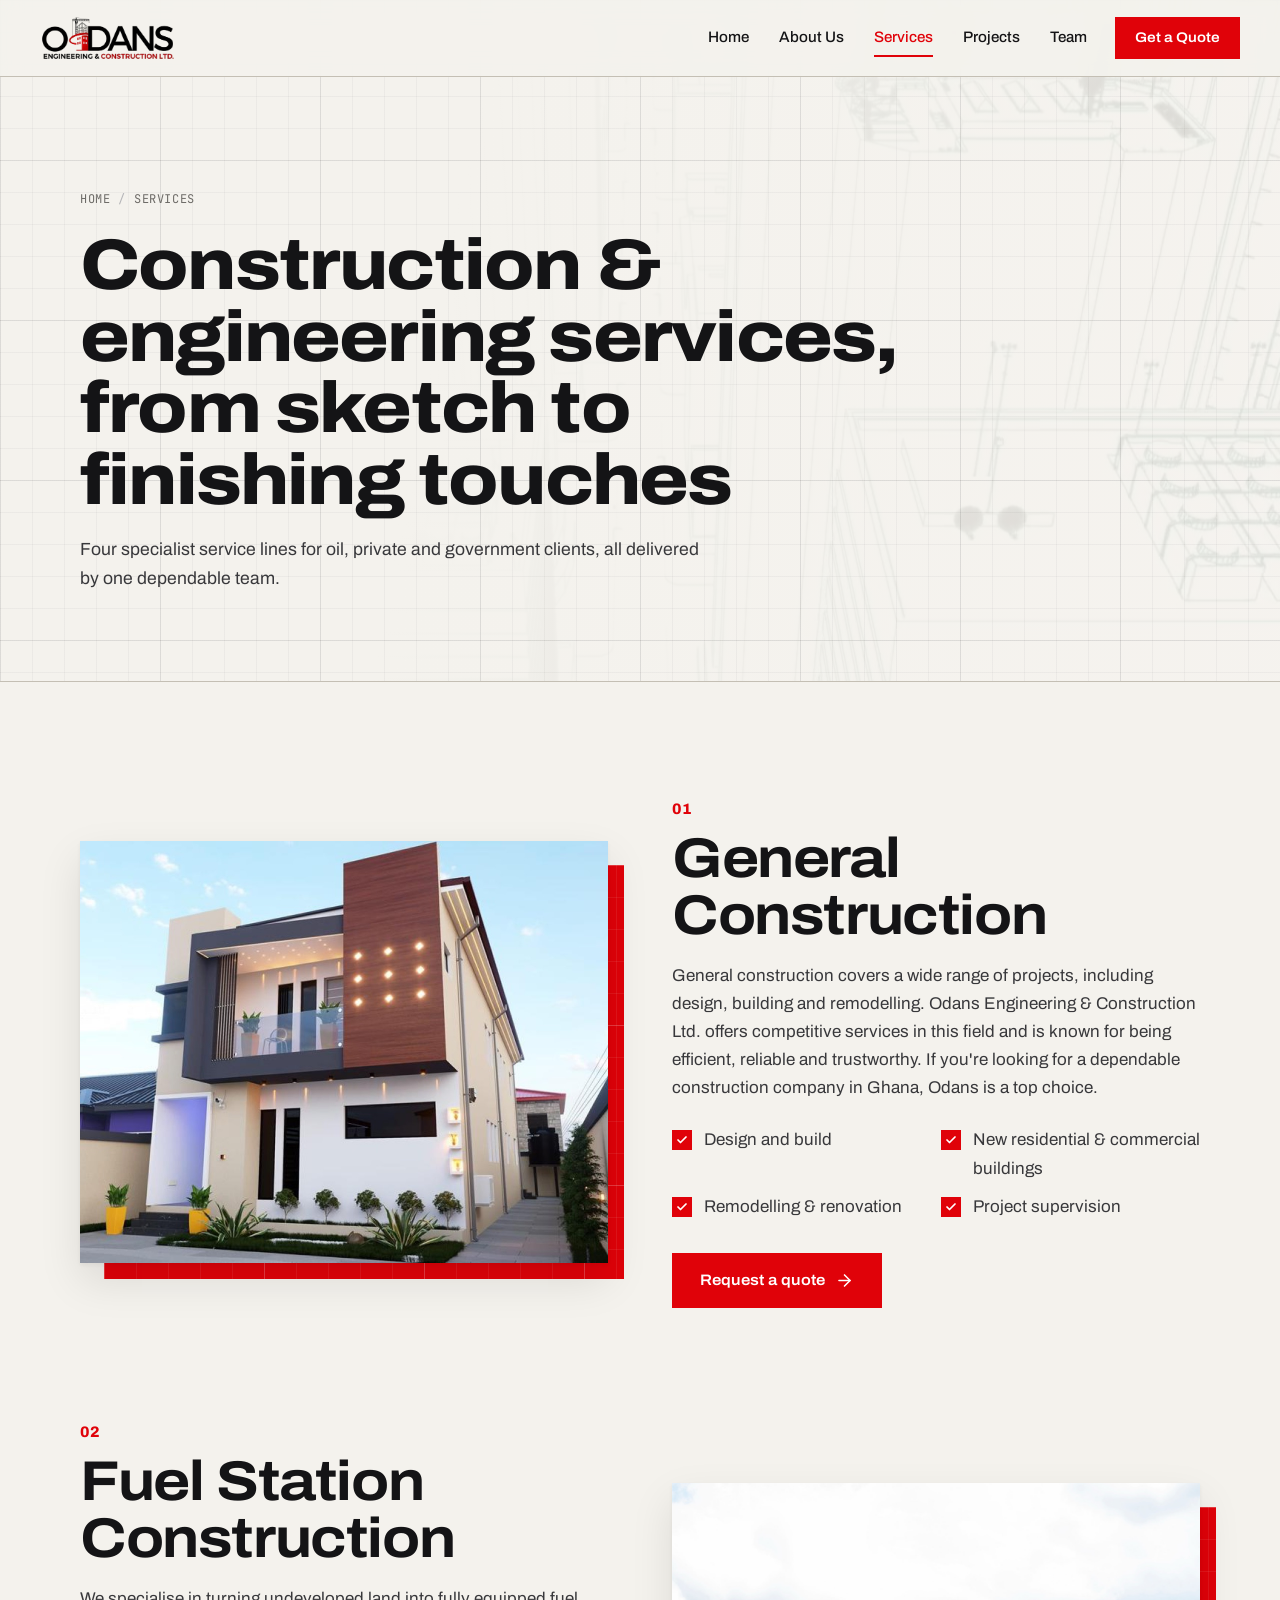
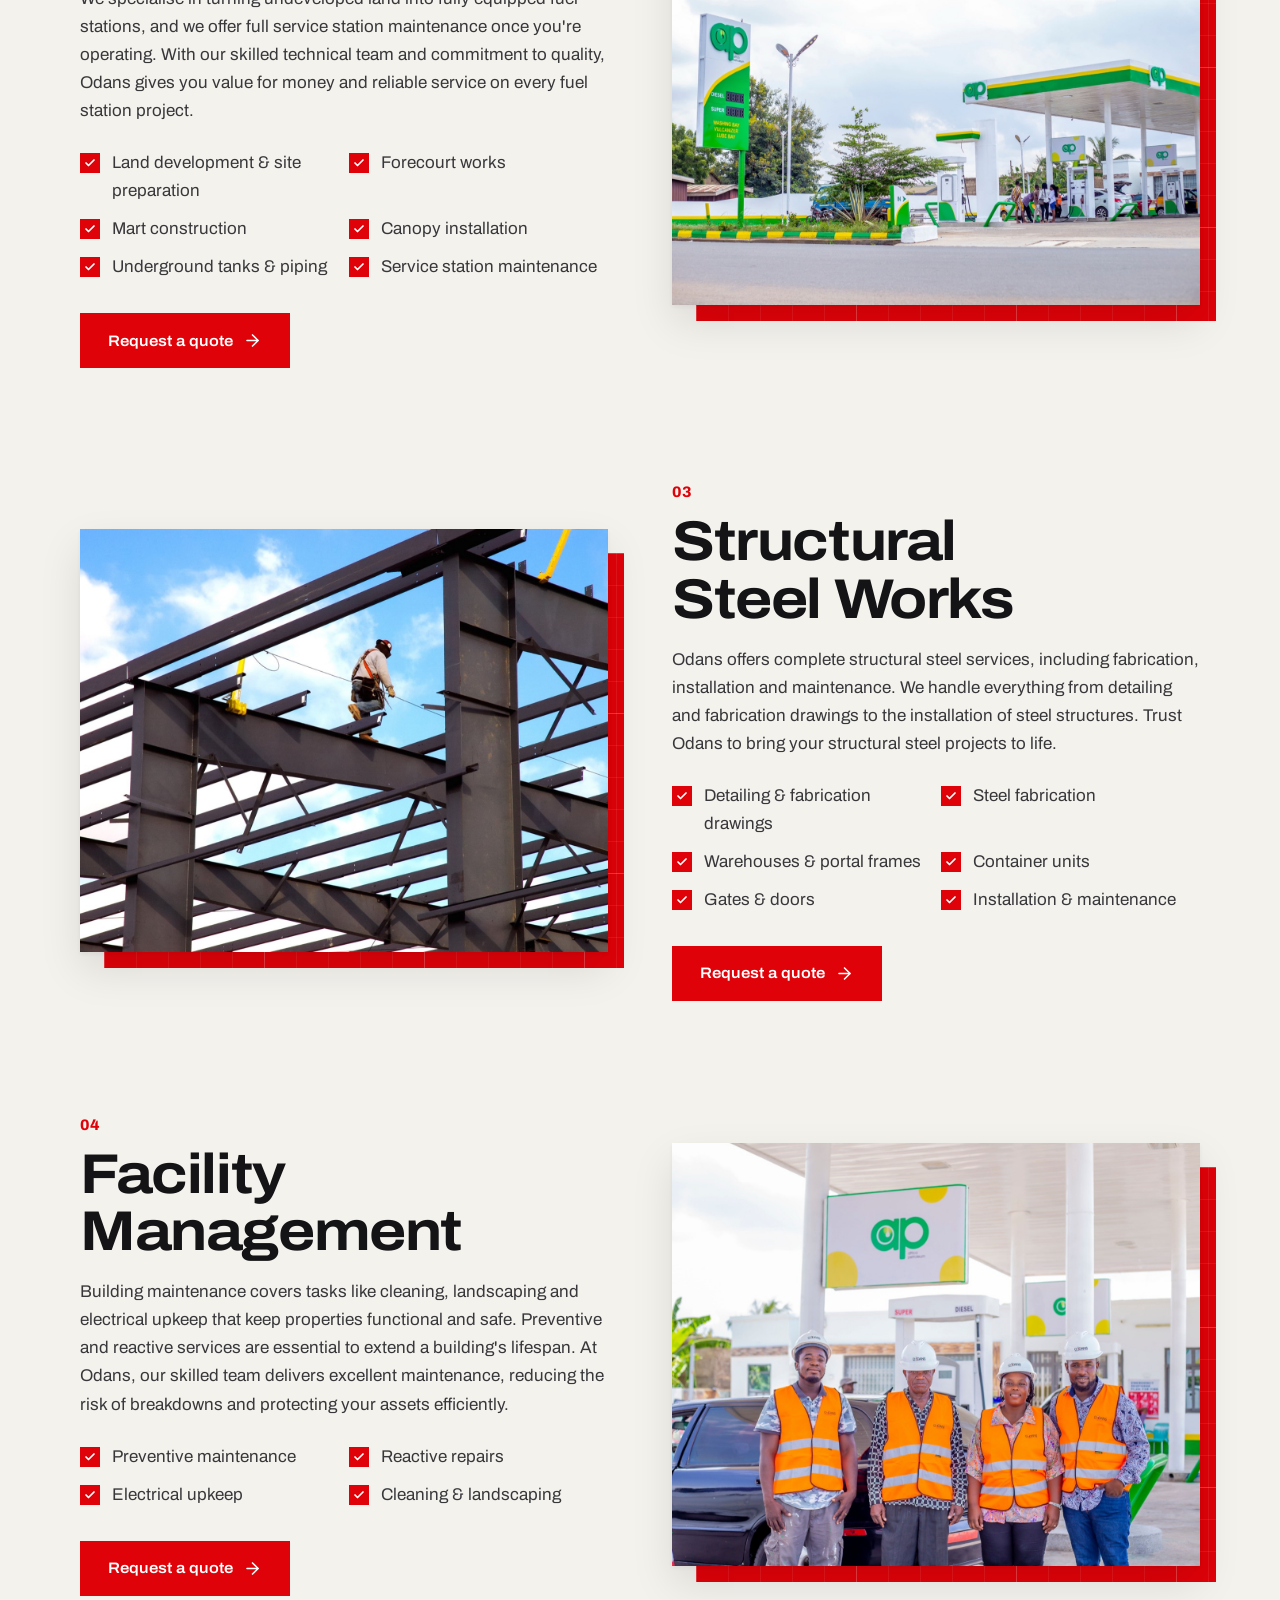
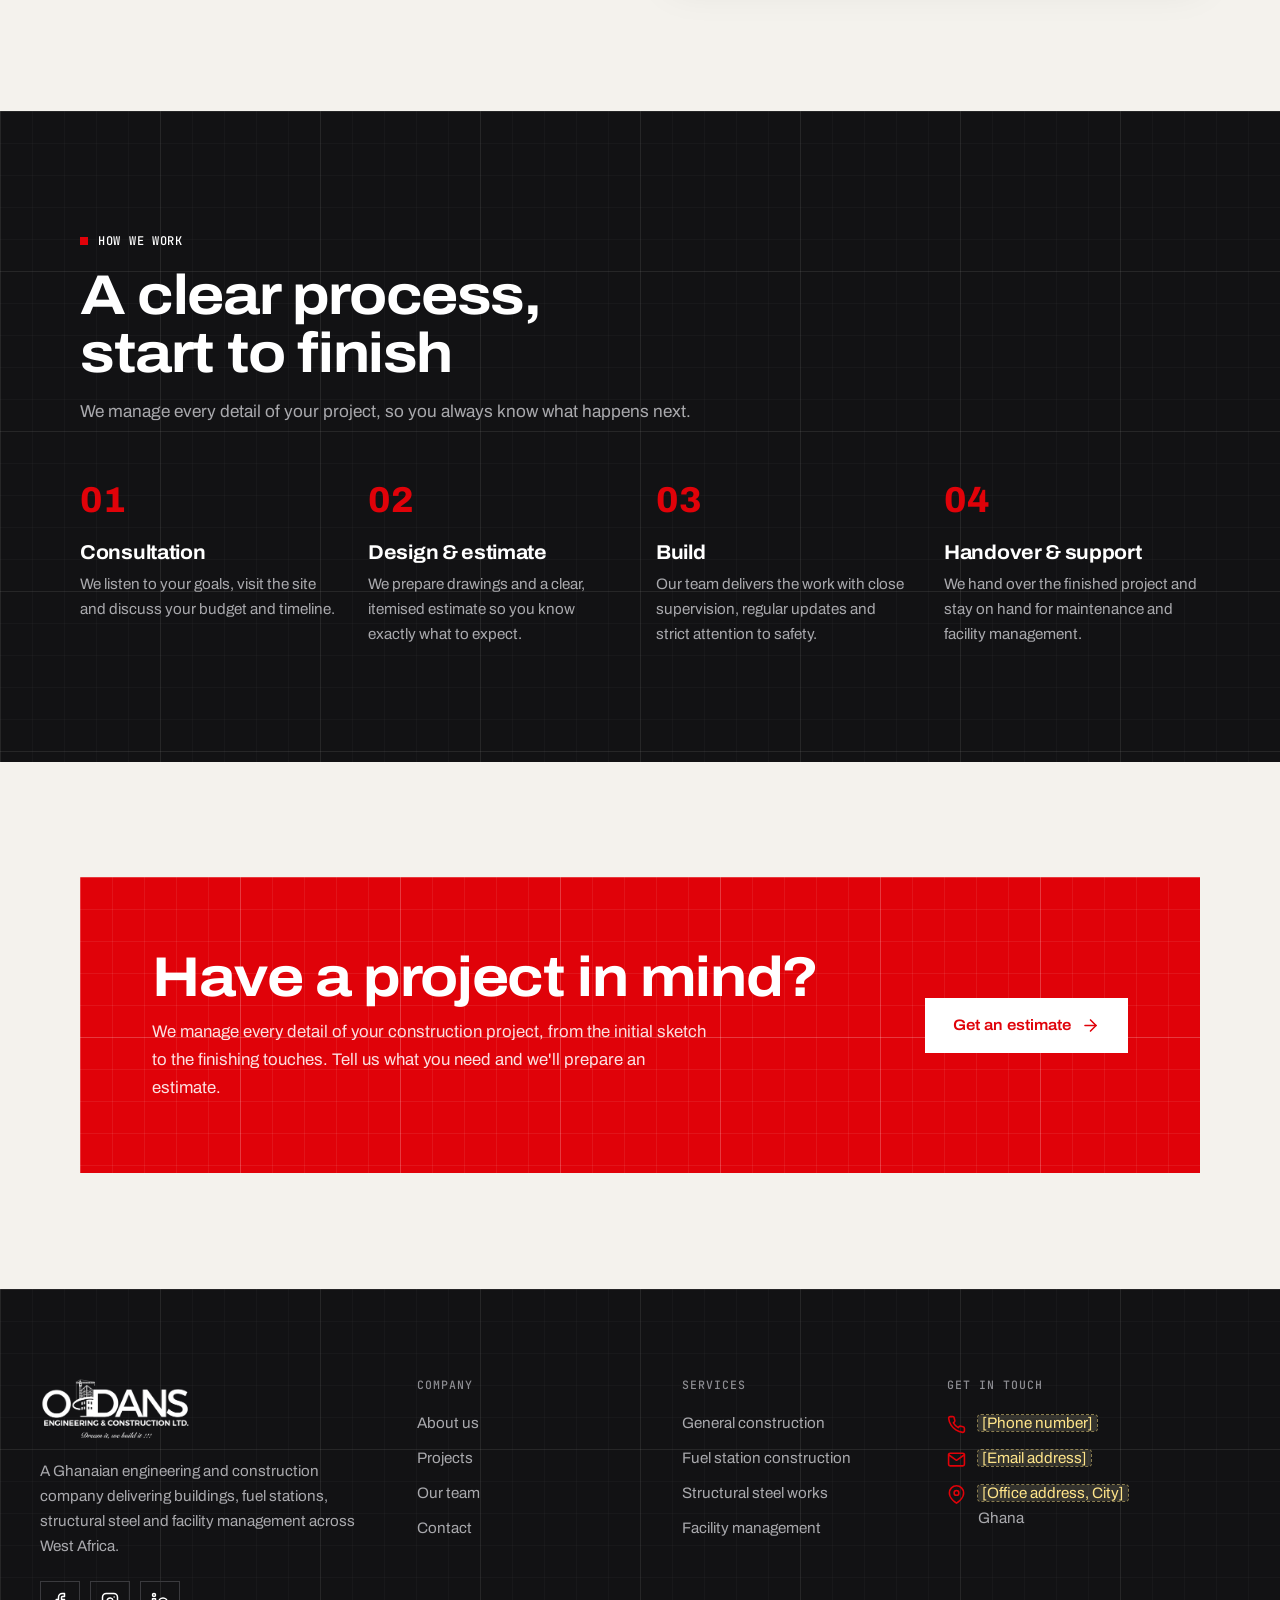
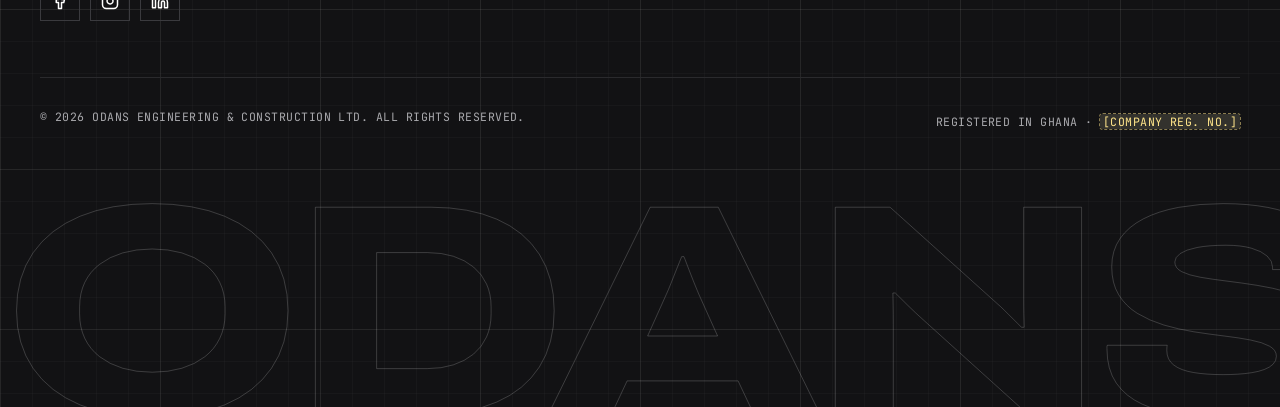
<file: services.html>
<!DOCTYPE html>
<html lang="en">

<head>
    <meta charset="UTF-8">
    <meta name="viewport" content="width=device-width, initial-scale=1">
    <title>Services | Odans Engineering & Construction</title>
    <meta name="description" content="General construction, fuel station construction, structural steel works and facility management from Odans Engineering & Construction in Ghana.">
    <meta property="og:type" content="website">
    <meta property="og:site_name" content="Odans Engineering &amp; Construction">
    <meta property="og:title" content="Services | Odans Engineering & Construction">
    <meta property="og:description" content="General construction, fuel station construction, structural steel works and facility management from Odans Engineering & Construction in Ghana.">
    <meta name="theme-color" content="#e00209">
    <link rel="icon" type="image/png" href="img/brand/favicon.png">
    <link rel="apple-touch-icon" href="img/brand/apple-touch-icon.png">
    <link rel="preconnect" href="https://fonts.googleapis.com">
    <link rel="preconnect" href="https://fonts.gstatic.com" crossorigin>
    <link rel="stylesheet" href="https://fonts.googleapis.com/css2?family=Archivo:wdth,wght@62..125,100..900&amp;family=JetBrains+Mono:wght@400;500&amp;display=swap">
    <link rel="stylesheet" href="style.css">
</head>

<body>
    <svg xmlns="http://www.w3.org/2000/svg" style="display:none">
    <symbol id="i-arrow" viewBox="0 0 24 24"><line x1="5" y1="12" x2="19" y2="12"/><polyline points="12 5 19 12 12 19"/></symbol>
    <symbol id="i-check" viewBox="0 0 24 24"><path d="M22 11.08V12a10 10 0 1 1-5.93-9.14"/><polyline points="22 4 12 14.01 9 11.01"/></symbol>
    <symbol id="i-phone" viewBox="0 0 24 24"><path d="M22 16.92v3a2 2 0 0 1-2.18 2 19.79 19.79 0 0 1-8.63-3.07 19.5 19.5 0 0 1-6-6 19.79 19.79 0 0 1-3.07-8.67A2 2 0 0 1 4.11 2h3a2 2 0 0 1 2 1.72 12.84 12.84 0 0 0 .7 2.81 2 2 0 0 1-.45 2.11L8.09 9.91a16 16 0 0 0 6 6l1.27-1.27a2 2 0 0 1 2.11-.45 12.84 12.84 0 0 0 2.81.7A2 2 0 0 1 22 16.92z"/></symbol>
    <symbol id="i-mail" viewBox="0 0 24 24"><path d="M4 4h16c1.1 0 2 .9 2 2v12c0 1.1-.9 2-2 2H4c-1.1 0-2-.9-2-2V6c0-1.1.9-2 2-2z"/><polyline points="22,6 12,13 2,6"/></symbol>
    <symbol id="i-pin" viewBox="0 0 24 24"><path d="M21 10c0 7-9 13-9 13s-9-6-9-13a9 9 0 0 1 18 0z"/><circle cx="12" cy="10" r="3"/></symbol>
    <symbol id="i-clock" viewBox="0 0 24 24"><circle cx="12" cy="12" r="10"/><polyline points="12 6 12 12 16 14"/></symbol>
    <symbol id="i-chat" viewBox="0 0 24 24"><path d="M21 11.5a8.38 8.38 0 0 1-.9 3.8 8.5 8.5 0 0 1-7.6 4.7 8.38 8.38 0 0 1-3.8-.9L3 21l1.9-5.7a8.38 8.38 0 0 1-.9-3.8 8.5 8.5 0 0 1 4.7-7.6 8.38 8.38 0 0 1 3.8-.9h.5a8.48 8.48 0 0 1 8 8v.5z"/></symbol>
    <symbol id="i-shield" viewBox="0 0 24 24"><path d="M12 22s8-4 8-10V5l-8-3-8 3v7c0 6 8 10 8 10z"/><polyline points="9 12 11 14 15 10"/></symbol>
    <symbol id="i-award" viewBox="0 0 24 24"><circle cx="12" cy="8" r="7"/><polyline points="8.21 13.89 7 23 12 20 17 23 15.79 13.88"/></symbol>
    <symbol id="i-tool" viewBox="0 0 24 24"><path d="M14.7 6.3a1 1 0 0 0 0 1.4l1.6 1.6a1 1 0 0 0 1.4 0l3.77-3.77a6 6 0 0 1-7.94 7.94l-6.91 6.91a2.12 2.12 0 0 1-3-3l6.91-6.91a6 6 0 0 1 7.94-7.94l-3.76 3.76z"/></symbol>
    <symbol id="i-layers" viewBox="0 0 24 24"><polygon points="12 2 2 7 12 12 22 7 12 2"/><polyline points="2 17 12 22 22 17"/><polyline points="2 12 12 17 22 12"/></symbol>
    <symbol id="i-target" viewBox="0 0 24 24"><circle cx="12" cy="12" r="10"/><circle cx="12" cy="12" r="6"/><circle cx="12" cy="12" r="2"/></symbol>
    <symbol id="i-eye" viewBox="0 0 24 24"><path d="M1 12s4-8 11-8 11 8 11 8-4 8-11 8-11-8-11-8z"/><circle cx="12" cy="12" r="3"/></symbol>
    <symbol id="i-heart" viewBox="0 0 24 24"><path d="M20.84 4.61a5.5 5.5 0 0 0-7.78 0L12 5.67l-1.06-1.06a5.5 5.5 0 0 0-7.78 7.78l1.06 1.06L12 21.23l7.78-7.78 1.06-1.06a5.5 5.5 0 0 0 0-7.78z"/></symbol>
    <symbol id="i-file" viewBox="0 0 24 24"><path d="M14 2H6a2 2 0 0 0-2 2v16a2 2 0 0 0 2 2h12a2 2 0 0 0 2-2V8z"/><polyline points="14 2 14 8 20 8"/><polyline points="9 15 11 17 15 13"/></symbol>
    <symbol id="i-image" viewBox="0 0 24 24"><rect x="3" y="3" width="18" height="18" rx="2"/><circle cx="8.5" cy="8.5" r="1.5"/><polyline points="21 15 16 10 5 21"/></symbol>
    <symbol id="i-user" viewBox="0 0 24 24"><path d="M20 21v-2a4 4 0 0 0-4-4H8a4 4 0 0 0-4 4v2"/><circle cx="12" cy="7" r="4"/></symbol>
    <symbol id="i-map" viewBox="0 0 24 24"><polygon points="1 6 1 22 8 18 16 22 23 18 23 2 16 6 8 2 1 6"/><line x1="8" y1="2" x2="8" y2="18"/><line x1="16" y1="6" x2="16" y2="22"/></symbol>
    <symbol id="i-menu" viewBox="0 0 24 24"><line x1="3" y1="7" x2="21" y2="7"/><line x1="3" y1="12" x2="21" y2="12"/><line x1="3" y1="17" x2="21" y2="17"/></symbol>
    <symbol id="i-close" viewBox="0 0 24 24"><line x1="18" y1="6" x2="6" y2="18"/><line x1="6" y1="6" x2="18" y2="18"/></symbol>
    <symbol id="i-facebook" viewBox="0 0 24 24"><path d="M18 2h-3a5 5 0 0 0-5 5v3H7v4h3v8h4v-8h3l1-4h-4V7a1 1 0 0 1 1-1h3z"/></symbol>
    <symbol id="i-instagram" viewBox="0 0 24 24"><rect x="2" y="2" width="20" height="20" rx="5"/><path d="M16 11.37A4 4 0 1 1 12.63 8 4 4 0 0 1 16 11.37z"/><line x1="17.5" y1="6.5" x2="17.51" y2="6.5"/></symbol>
    <symbol id="i-linkedin" viewBox="0 0 24 24"><path d="M16 8a6 6 0 0 1 6 6v7h-4v-7a2 2 0 0 0-2-2 2 2 0 0 0-2 2v7h-4v-7a6 6 0 0 1 6-6z"/><rect x="2" y="9" width="4" height="12"/><circle cx="4" cy="4" r="2"/></symbol>
</svg>
    <a class="skip-link" href="#main">Skip to content</a>

    <header class="site-header is-solid">
        <div class="container">
            <a class="brand" href="index.html">
                <img src="img/brand/logo-mark.png" alt="Odans Engineering &amp; Construction Ltd. — home" width="380" height="129">
            </a>
            <button class="nav-toggle" type="button" aria-expanded="false" aria-controls="site-nav" aria-label="Open menu">
                <svg class="icon icon-open" aria-hidden="true"><use href="#i-menu"/></svg>
                <svg class="icon icon-close" aria-hidden="true"><use href="#i-close"/></svg>
            </button>
            <nav class="site-nav" id="site-nav" aria-label="Main">
                <ul class="nav-list" role="list">
                <li><a href="index.html">Home</a></li>
                <li><a href="about.html">About Us</a></li>
                <li><a href="services.html" aria-current="page">Services</a></li>
                <li><a href="projects.html">Projects</a></li>
                <li><a href="team.html">Team</a></li>
                <li><a href="contact.html" class="btn btn--primary btn--sm">Get a Quote</a></li>
                </ul>
            </nav>
        </div>
    </header>

    <main id="main">
        <section class="page-hero">
            <div class="container">
                <ol class="breadcrumb">
                    <li><a href="index.html">Home</a></li>
                    <li aria-current="page">Services</li>
                </ol>
                <h1>Construction &amp; engineering services, from sketch to finishing touches</h1>
                <p>Four specialist service lines for oil, private and government clients, all delivered by one dependable team.</p>
            </div>
        </section>

        <section class="section">
            <div class="container">
                <article class="service-detail split" id="general-construction">
                    <div class="photo-frame reveal">
                        <img src="img/photos/townhouse.jpg" alt="Modern two-storey townhouse with a timber-clad facade" loading="lazy">
                    </div>
                    <div class="reveal">
                        <span class="service-index">01</span>
                        <h2>General Construction</h2>
                        <p>General construction covers a wide range of projects, including design, building and remodelling. Odans Engineering &amp; Construction Ltd. offers competitive services in this field and is known for being efficient, reliable and trustworthy. If you're looking for a dependable construction company in Ghana, Odans is a top choice.</p>
                        <ul class="check-list check-list--cols" role="list">
                            <li>Design and build</li>
                            <li>New residential &amp; commercial buildings</li>
                            <li>Remodelling &amp; renovation</li>
                            <li>Project supervision</li>
                        </ul>
                        <a class="btn btn--primary" href="contact.html?service=general-construction">Request a quote <svg class="icon" aria-hidden="true"><use href="#i-arrow"/></svg></a>
                    </div>
                </article>

                <article class="service-detail split split--reverse" id="fuel-stations">
                    <div class="photo-frame reveal">
                        <img src="img/photos/fuel-station.jpg" alt="Completed Africa Petroleum fuel station with canopy and pumps" loading="lazy">
                    </div>
                    <div class="reveal">
                        <span class="service-index">02</span>
                        <h2>Fuel Station Construction</h2>
                        <p>We specialise in turning undeveloped land into fully equipped fuel stations, and we offer full service station maintenance once you're operating. With our skilled technical team and commitment to quality, Odans gives you value for money and reliable service on every fuel station project.</p>
                        <ul class="check-list check-list--cols" role="list">
                            <li>Land development &amp; site preparation</li>
                            <li>Forecourt works</li>
                            <li>Mart construction</li>
                            <li>Canopy installation</li>
                            <li>Underground tanks &amp; piping</li>
                            <li>Service station maintenance</li>
                        </ul>
                        <a class="btn btn--primary" href="contact.html?service=fuel-stations">Request a quote <svg class="icon" aria-hidden="true"><use href="#i-arrow"/></svg></a>
                    </div>
                </article>

                <article class="service-detail split" id="steel-works">
                    <div class="photo-frame reveal">
                        <img src="img/photos/steel-structure.jpg" alt="Worker installing roof beams on a structural steel frame" loading="lazy">
                    </div>
                    <div class="reveal">
                        <span class="service-index">03</span>
                        <h2>Structural Steel Works</h2>
                        <p>Odans offers complete structural steel services, including fabrication, installation and maintenance. We handle everything from detailing and fabrication drawings to the installation of steel structures. Trust Odans to bring your structural steel projects to life.</p>
                        <ul class="check-list check-list--cols" role="list">
                            <li>Detailing &amp; fabrication drawings</li>
                            <li>Steel fabrication</li>
                            <li>Warehouses &amp; portal frames</li>
                            <li>Container units</li>
                            <li>Gates &amp; doors</li>
                            <li>Installation &amp; maintenance</li>
                        </ul>
                        <a class="btn btn--primary" href="contact.html?service=steel-works">Request a quote <svg class="icon" aria-hidden="true"><use href="#i-arrow"/></svg></a>
                    </div>
                </article>

                <article class="service-detail split split--reverse" id="facility-management">
                    <div class="photo-frame reveal">
                        <img src="img/photos/team-on-site.jpg" alt="Odans team in safety vests and hard hats at a fuel station" loading="lazy">
                    </div>
                    <div class="reveal">
                        <span class="service-index">04</span>
                        <h2>Facility Management</h2>
                        <p>Building maintenance covers tasks like cleaning, landscaping and electrical upkeep that keep properties functional and safe. Preventive and reactive services are essential to extend a building's lifespan. At Odans, our skilled team delivers excellent maintenance, reducing the risk of breakdowns and protecting your assets efficiently.</p>
                        <ul class="check-list check-list--cols" role="list">
                            <li>Preventive maintenance</li>
                            <li>Reactive repairs</li>
                            <li>Electrical upkeep</li>
                            <li>Cleaning &amp; landscaping</li>
                        </ul>
                        <a class="btn btn--primary" href="contact.html?service=facility-management">Request a quote <svg class="icon" aria-hidden="true"><use href="#i-arrow"/></svg></a>
                    </div>
                </article>
            </div>
        </section>

        <section class="section section--dark" aria-labelledby="process-title">
            <div class="container">
                <div class="section-head reveal">
                    <span class="eyebrow">How we work</span>
                    <h2 id="process-title">A clear process, start to finish</h2>
                    <p>We manage every detail of your project, so you always know what happens next.</p>
                </div>
                <ol class="steps grid grid--4">
                    <li class="reveal">
                        <h3>Consultation</h3>
                        <p>We listen to your goals, visit the site and discuss your budget and timeline.</p>
                    </li>
                    <li class="reveal">
                        <h3>Design &amp; estimate</h3>
                        <p>We prepare drawings and a clear, itemised estimate so you know exactly what to expect.</p>
                    </li>
                    <li class="reveal">
                        <h3>Build</h3>
                        <p>Our team delivers the work with close supervision, regular updates and strict attention to safety.</p>
                    </li>
                    <li class="reveal">
                        <h3>Handover &amp; support</h3>
                        <p>We hand over the finished project and stay on hand for maintenance and facility management.</p>
                    </li>
                </ol>
            </div>
        </section>

        <section class="cta">
            <div class="container">
                <div class="cta-box reveal">
                    <div>
                        <h2>Have a project in mind?</h2>
                        <p>We manage every detail of your construction project, from the initial sketch to the finishing touches. Tell us what you need and we'll prepare an estimate.</p>
                    </div>
                    <a class="btn btn--light" href="contact.html">Get an estimate <svg class="icon" aria-hidden="true"><use href="#i-arrow"/></svg></a>
                </div>
            </div>
        </section>
    </main>

    <footer class="site-footer">
        <div class="container">
            <div class="footer-grid">
                <div class="footer-brand">
                    <img src="img/brand/logo.png" alt="Odans Engineering &amp; Construction Ltd." width="380" height="161" loading="lazy">
                    <p>A Ghanaian engineering and construction company delivering buildings, fuel stations, structural steel and facility management across West Africa.</p>
                    <!-- PLACEHOLDER: replace each href="#" with the real social media profile URL (or delete the ones you don't use) -->
                    <ul class="socials" role="list">
                        <li><a href="#" aria-label="Odans on Facebook"><svg class="icon" aria-hidden="true"><use href="#i-facebook"/></svg></a></li>
                        <li><a href="#" aria-label="Odans on Instagram"><svg class="icon" aria-hidden="true"><use href="#i-instagram"/></svg></a></li>
                        <li><a href="#" aria-label="Odans on LinkedIn"><svg class="icon" aria-hidden="true"><use href="#i-linkedin"/></svg></a></li>
                    </ul>
                </div>
                <div>
                    <h3>Company</h3>
                    <ul class="footer-links" role="list">
                        <li><a href="about.html">About us</a></li>
                        <li><a href="projects.html">Projects</a></li>
                        <li><a href="team.html">Our team</a></li>
                        <li><a href="contact.html">Contact</a></li>
                    </ul>
                </div>
                <div>
                    <h3>Services</h3>
                    <ul class="footer-links" role="list">
                        <li><a href="services.html#general-construction">General construction</a></li>
                        <li><a href="services.html#fuel-stations">Fuel station construction</a></li>
                        <li><a href="services.html#steel-works">Structural steel works</a></li>
                        <li><a href="services.html#facility-management">Facility management</a></li>
                    </ul>
                </div>
                <div>
                    <h3>Get in touch</h3>
                    <ul class="footer-links footer-contact" role="list">
                        <li><svg class="icon" aria-hidden="true"><use href="#i-phone"/></svg><a href="tel:+233000000000"><span class="ph">[Phone number]</span></a></li>
                        <li><svg class="icon" aria-hidden="true"><use href="#i-mail"/></svg><a href="mailto:info@example.com"><span class="ph">[Email address]</span></a></li>
                        <li><svg class="icon" aria-hidden="true"><use href="#i-pin"/></svg><span><span class="ph">[Office address, City]</span><br>Ghana</span></li>
                    </ul>
                </div>
            </div>
            <div class="footer-bottom">
                <p>&copy; <span data-year>2026</span> Odans Engineering &amp; Construction Ltd. All rights reserved.</p>
                <p>Registered in Ghana &middot; <span class="ph">[Company reg. no.]</span></p>
            </div>
        </div>
    </footer>

    <script src="main.js"></script>
</body>

</html>
</file>
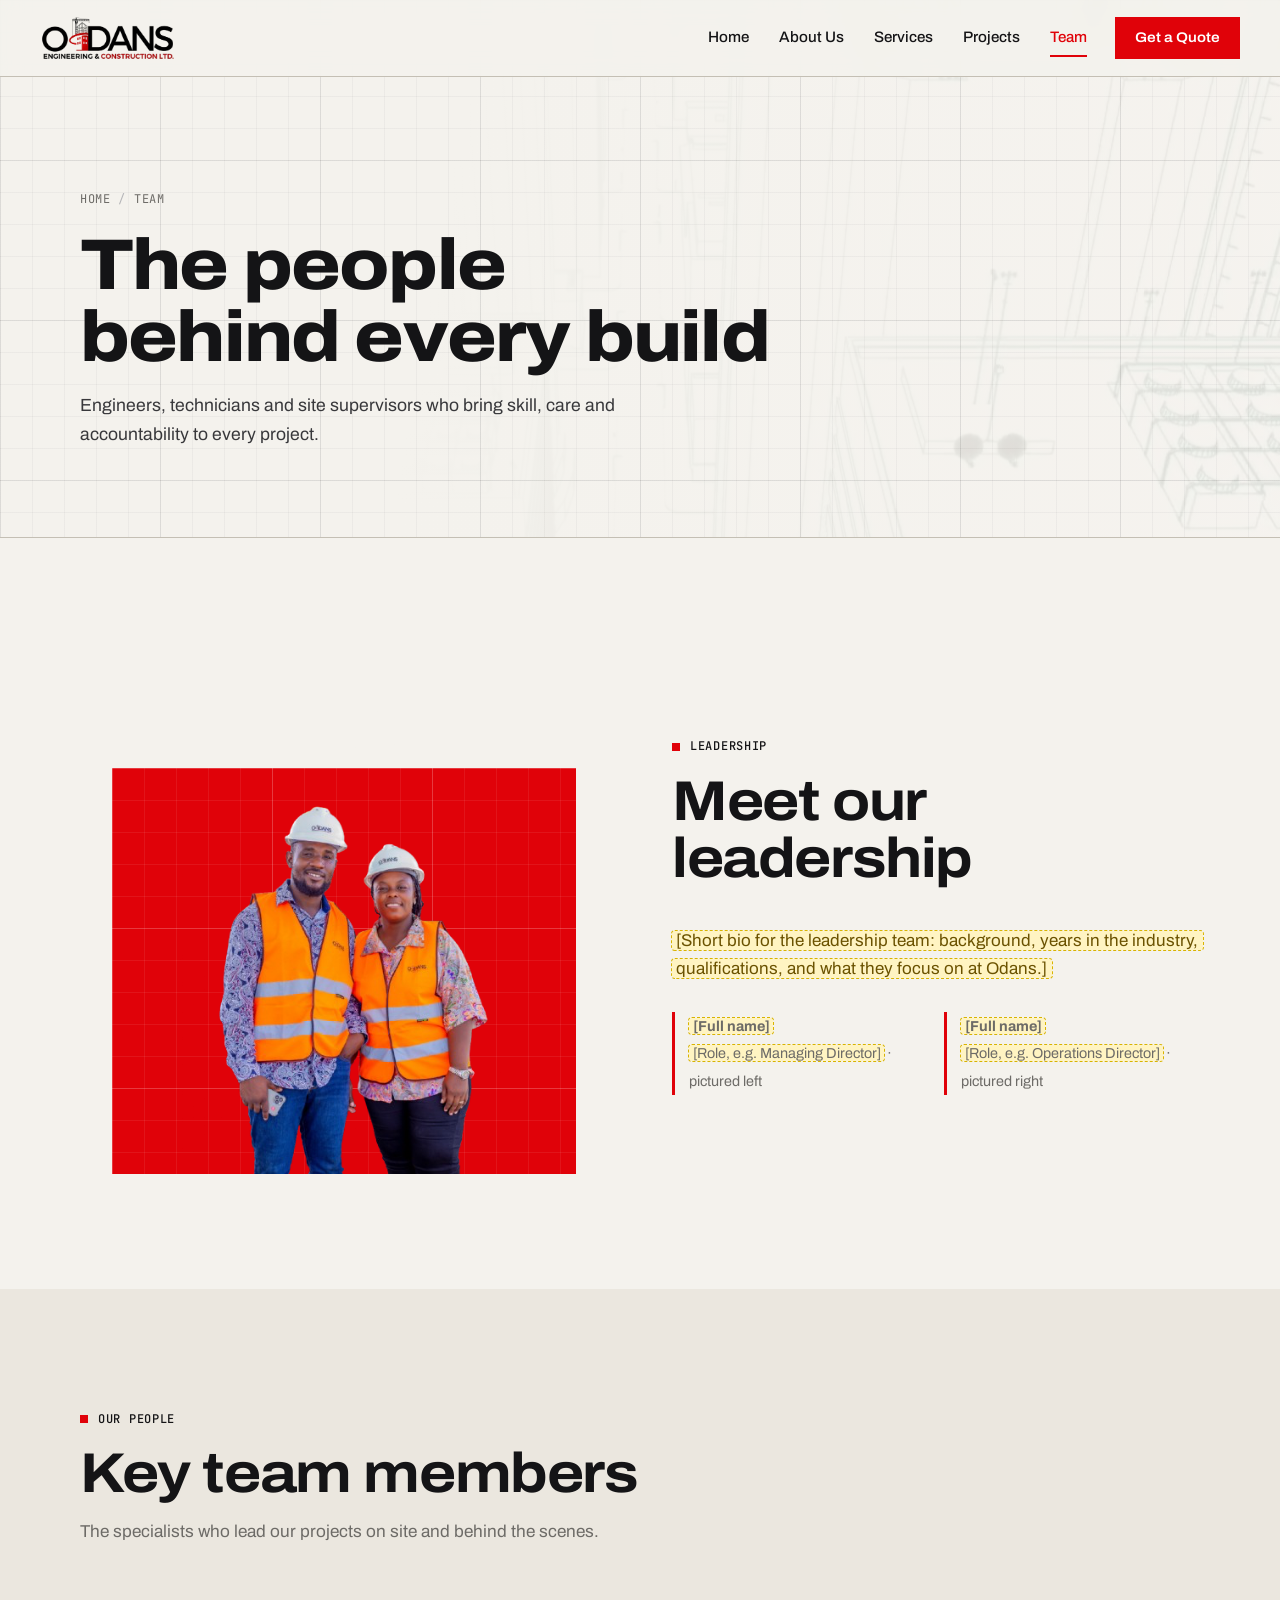
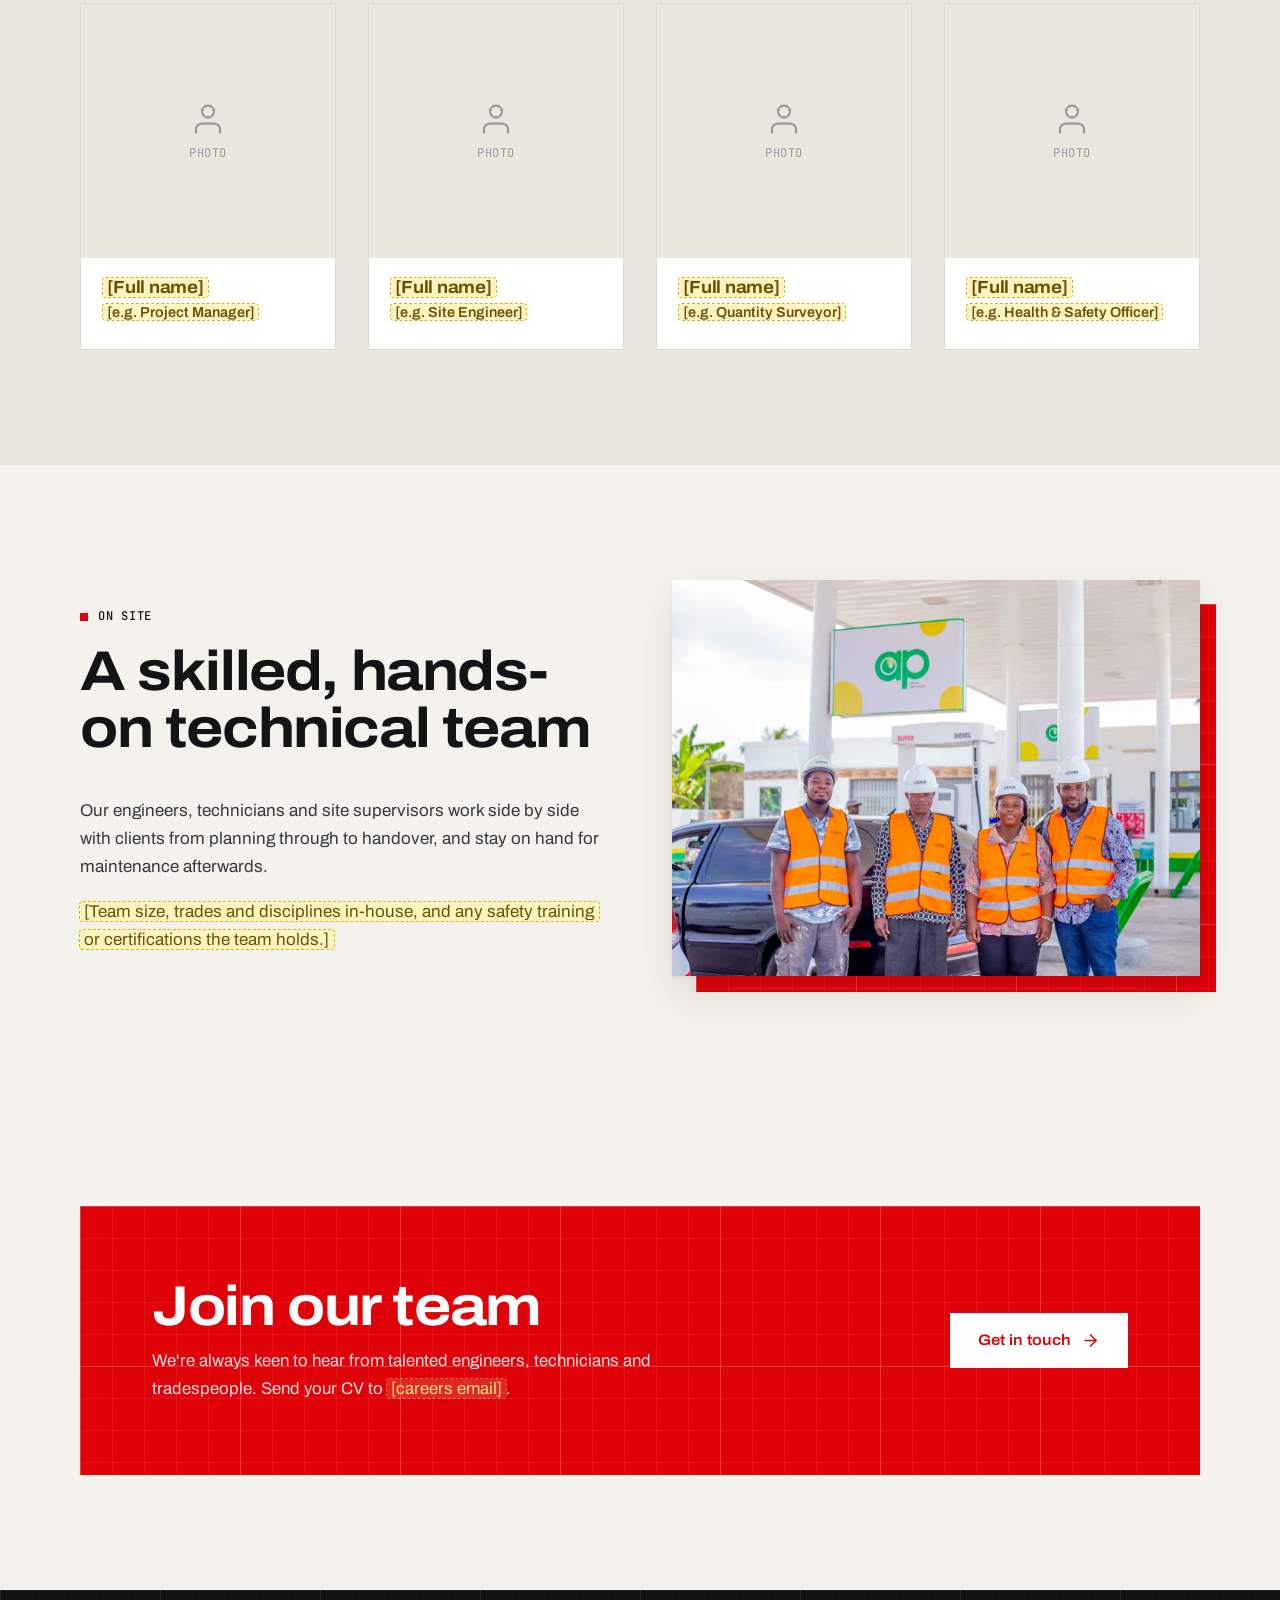
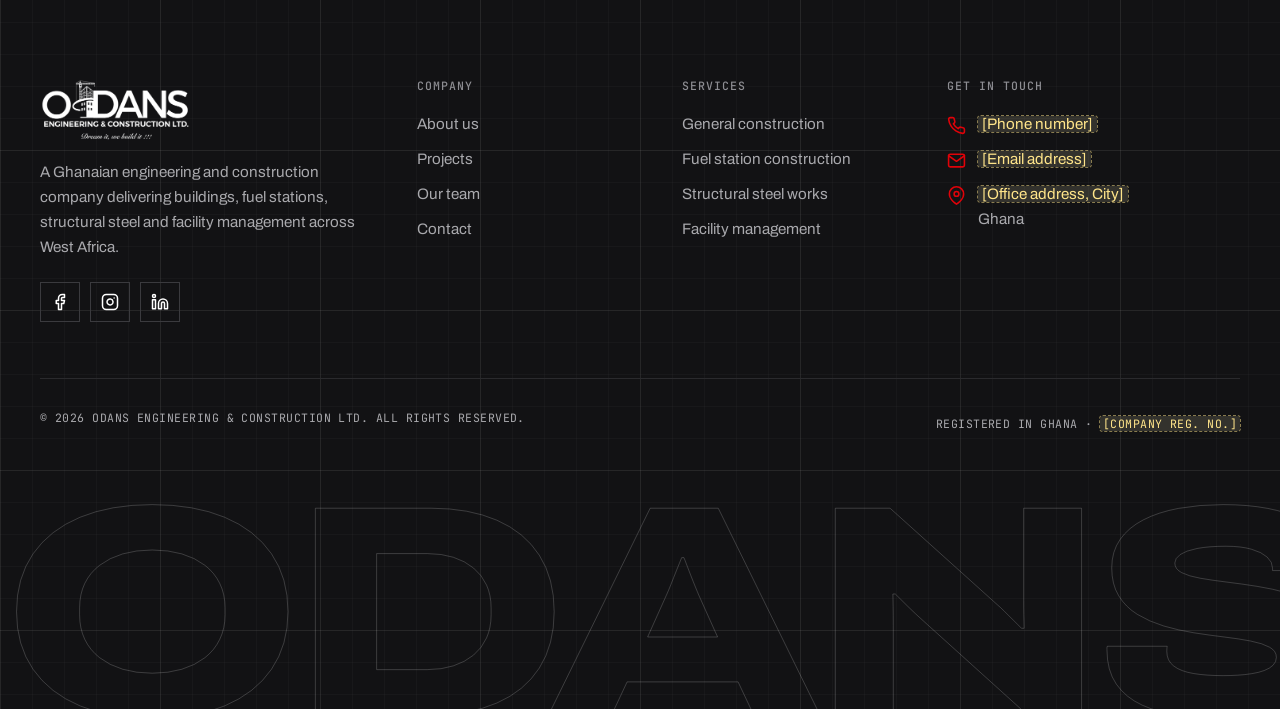
<file: team.html>
<!DOCTYPE html>
<html lang="en">

<head>
    <meta charset="UTF-8">
    <meta name="viewport" content="width=device-width, initial-scale=1">
    <title>Our Team | Odans Engineering & Construction</title>
    <meta name="description" content="Meet the leadership and technical team behind Odans Engineering & Construction.">
    <meta property="og:type" content="website">
    <meta property="og:site_name" content="Odans Engineering &amp; Construction">
    <meta property="og:title" content="Our Team | Odans Engineering & Construction">
    <meta property="og:description" content="Meet the leadership and technical team behind Odans Engineering & Construction.">
    <meta name="theme-color" content="#e00209">
    <link rel="icon" type="image/png" href="img/brand/favicon.png">
    <link rel="apple-touch-icon" href="img/brand/apple-touch-icon.png">
    <link rel="preconnect" href="https://fonts.googleapis.com">
    <link rel="preconnect" href="https://fonts.gstatic.com" crossorigin>
    <link rel="stylesheet" href="https://fonts.googleapis.com/css2?family=Archivo:wdth,wght@62..125,100..900&amp;family=JetBrains+Mono:wght@400;500&amp;display=swap">
    <link rel="stylesheet" href="style.css">
</head>

<body>
    <svg xmlns="http://www.w3.org/2000/svg" style="display:none">
    <symbol id="i-arrow" viewBox="0 0 24 24"><line x1="5" y1="12" x2="19" y2="12"/><polyline points="12 5 19 12 12 19"/></symbol>
    <symbol id="i-check" viewBox="0 0 24 24"><path d="M22 11.08V12a10 10 0 1 1-5.93-9.14"/><polyline points="22 4 12 14.01 9 11.01"/></symbol>
    <symbol id="i-phone" viewBox="0 0 24 24"><path d="M22 16.92v3a2 2 0 0 1-2.18 2 19.79 19.79 0 0 1-8.63-3.07 19.5 19.5 0 0 1-6-6 19.79 19.79 0 0 1-3.07-8.67A2 2 0 0 1 4.11 2h3a2 2 0 0 1 2 1.72 12.84 12.84 0 0 0 .7 2.81 2 2 0 0 1-.45 2.11L8.09 9.91a16 16 0 0 0 6 6l1.27-1.27a2 2 0 0 1 2.11-.45 12.84 12.84 0 0 0 2.81.7A2 2 0 0 1 22 16.92z"/></symbol>
    <symbol id="i-mail" viewBox="0 0 24 24"><path d="M4 4h16c1.1 0 2 .9 2 2v12c0 1.1-.9 2-2 2H4c-1.1 0-2-.9-2-2V6c0-1.1.9-2 2-2z"/><polyline points="22,6 12,13 2,6"/></symbol>
    <symbol id="i-pin" viewBox="0 0 24 24"><path d="M21 10c0 7-9 13-9 13s-9-6-9-13a9 9 0 0 1 18 0z"/><circle cx="12" cy="10" r="3"/></symbol>
    <symbol id="i-clock" viewBox="0 0 24 24"><circle cx="12" cy="12" r="10"/><polyline points="12 6 12 12 16 14"/></symbol>
    <symbol id="i-chat" viewBox="0 0 24 24"><path d="M21 11.5a8.38 8.38 0 0 1-.9 3.8 8.5 8.5 0 0 1-7.6 4.7 8.38 8.38 0 0 1-3.8-.9L3 21l1.9-5.7a8.38 8.38 0 0 1-.9-3.8 8.5 8.5 0 0 1 4.7-7.6 8.38 8.38 0 0 1 3.8-.9h.5a8.48 8.48 0 0 1 8 8v.5z"/></symbol>
    <symbol id="i-shield" viewBox="0 0 24 24"><path d="M12 22s8-4 8-10V5l-8-3-8 3v7c0 6 8 10 8 10z"/><polyline points="9 12 11 14 15 10"/></symbol>
    <symbol id="i-award" viewBox="0 0 24 24"><circle cx="12" cy="8" r="7"/><polyline points="8.21 13.89 7 23 12 20 17 23 15.79 13.88"/></symbol>
    <symbol id="i-tool" viewBox="0 0 24 24"><path d="M14.7 6.3a1 1 0 0 0 0 1.4l1.6 1.6a1 1 0 0 0 1.4 0l3.77-3.77a6 6 0 0 1-7.94 7.94l-6.91 6.91a2.12 2.12 0 0 1-3-3l6.91-6.91a6 6 0 0 1 7.94-7.94l-3.76 3.76z"/></symbol>
    <symbol id="i-layers" viewBox="0 0 24 24"><polygon points="12 2 2 7 12 12 22 7 12 2"/><polyline points="2 17 12 22 22 17"/><polyline points="2 12 12 17 22 12"/></symbol>
    <symbol id="i-target" viewBox="0 0 24 24"><circle cx="12" cy="12" r="10"/><circle cx="12" cy="12" r="6"/><circle cx="12" cy="12" r="2"/></symbol>
    <symbol id="i-eye" viewBox="0 0 24 24"><path d="M1 12s4-8 11-8 11 8 11 8-4 8-11 8-11-8-11-8z"/><circle cx="12" cy="12" r="3"/></symbol>
    <symbol id="i-heart" viewBox="0 0 24 24"><path d="M20.84 4.61a5.5 5.5 0 0 0-7.78 0L12 5.67l-1.06-1.06a5.5 5.5 0 0 0-7.78 7.78l1.06 1.06L12 21.23l7.78-7.78 1.06-1.06a5.5 5.5 0 0 0 0-7.78z"/></symbol>
    <symbol id="i-file" viewBox="0 0 24 24"><path d="M14 2H6a2 2 0 0 0-2 2v16a2 2 0 0 0 2 2h12a2 2 0 0 0 2-2V8z"/><polyline points="14 2 14 8 20 8"/><polyline points="9 15 11 17 15 13"/></symbol>
    <symbol id="i-image" viewBox="0 0 24 24"><rect x="3" y="3" width="18" height="18" rx="2"/><circle cx="8.5" cy="8.5" r="1.5"/><polyline points="21 15 16 10 5 21"/></symbol>
    <symbol id="i-user" viewBox="0 0 24 24"><path d="M20 21v-2a4 4 0 0 0-4-4H8a4 4 0 0 0-4 4v2"/><circle cx="12" cy="7" r="4"/></symbol>
    <symbol id="i-map" viewBox="0 0 24 24"><polygon points="1 6 1 22 8 18 16 22 23 18 23 2 16 6 8 2 1 6"/><line x1="8" y1="2" x2="8" y2="18"/><line x1="16" y1="6" x2="16" y2="22"/></symbol>
    <symbol id="i-menu" viewBox="0 0 24 24"><line x1="3" y1="7" x2="21" y2="7"/><line x1="3" y1="12" x2="21" y2="12"/><line x1="3" y1="17" x2="21" y2="17"/></symbol>
    <symbol id="i-close" viewBox="0 0 24 24"><line x1="18" y1="6" x2="6" y2="18"/><line x1="6" y1="6" x2="18" y2="18"/></symbol>
    <symbol id="i-facebook" viewBox="0 0 24 24"><path d="M18 2h-3a5 5 0 0 0-5 5v3H7v4h3v8h4v-8h3l1-4h-4V7a1 1 0 0 1 1-1h3z"/></symbol>
    <symbol id="i-instagram" viewBox="0 0 24 24"><rect x="2" y="2" width="20" height="20" rx="5"/><path d="M16 11.37A4 4 0 1 1 12.63 8 4 4 0 0 1 16 11.37z"/><line x1="17.5" y1="6.5" x2="17.51" y2="6.5"/></symbol>
    <symbol id="i-linkedin" viewBox="0 0 24 24"><path d="M16 8a6 6 0 0 1 6 6v7h-4v-7a2 2 0 0 0-2-2 2 2 0 0 0-2 2v7h-4v-7a6 6 0 0 1 6-6z"/><rect x="2" y="9" width="4" height="12"/><circle cx="4" cy="4" r="2"/></symbol>
</svg>
    <a class="skip-link" href="#main">Skip to content</a>

    <header class="site-header is-solid">
        <div class="container">
            <a class="brand" href="index.html">
                <img src="img/brand/logo-mark.png" alt="Odans Engineering &amp; Construction Ltd. — home" width="380" height="129">
            </a>
            <button class="nav-toggle" type="button" aria-expanded="false" aria-controls="site-nav" aria-label="Open menu">
                <svg class="icon icon-open" aria-hidden="true"><use href="#i-menu"/></svg>
                <svg class="icon icon-close" aria-hidden="true"><use href="#i-close"/></svg>
            </button>
            <nav class="site-nav" id="site-nav" aria-label="Main">
                <ul class="nav-list" role="list">
                <li><a href="index.html">Home</a></li>
                <li><a href="about.html">About Us</a></li>
                <li><a href="services.html">Services</a></li>
                <li><a href="projects.html">Projects</a></li>
                <li><a href="team.html" aria-current="page">Team</a></li>
                <li><a href="contact.html" class="btn btn--primary btn--sm">Get a Quote</a></li>
                </ul>
            </nav>
        </div>
    </header>

    <main id="main">
        <section class="page-hero">
            <div class="container">
                <ol class="breadcrumb">
                    <li><a href="index.html">Home</a></li>
                    <li aria-current="page">Team</li>
                </ol>
                <h1>The people behind every build</h1>
                <p>Engineers, technicians and site supervisors who bring skill, care and accountability to every project.</p>
            </div>
        </section>

        <section class="section" aria-labelledby="leaders-title">
            <div class="container split">
                <div class="photo-frame photo-frame--cutout reveal">
                    <img src="img/photos/founders.png" alt="The Odans leadership team in branded hard hats and safety vests" width="408" height="612" loading="lazy">
                </div>
                <div class="reveal">
                    <span class="eyebrow">Leadership</span>
                    <h2 id="leaders-title">Meet our leadership</h2>
                    <p class="mt-lg"><span class="ph">[Short bio for the leadership team: background, years in the industry, qualifications, and what they focus on at Odans.]</span></p>
                    <div class="leaders">
                        <div class="leader">
                            <strong><span class="ph">[Full name]</span></strong>
                            <span><span class="ph">[Role, e.g. Managing Director]</span> &middot; pictured left</span>
                        </div>
                        <div class="leader">
                            <strong><span class="ph">[Full name]</span></strong>
                            <span><span class="ph">[Role, e.g. Operations Director]</span> &middot; pictured right</span>
                        </div>
                    </div>
                </div>
            </div>
        </section>

        <section class="section section--soft" aria-labelledby="people-title">
            <div class="container">
                <div class="section-head reveal">
                    <span class="eyebrow">Our people</span>
                    <h2 id="people-title">Key team members</h2>
                    <p>The specialists who lead our projects on site and behind the scenes.</p>
                </div>
                <!-- PLACEHOLDER: replace each card with a real team member. Square photos (e.g. 600×600) work best. -->
                <div class="grid grid--4">
                    <article class="card member reveal">
                        <div class="card-media"><div class="media-placeholder"><svg class="icon" aria-hidden="true"><use href="#i-user"/></svg><span>Photo</span></div></div>
                        <div class="card-body">
                            <h3><span class="ph">[Full name]</span></h3>
                            <span class="role"><span class="ph">[e.g. Project Manager]</span></span>
                        </div>
                    </article>
                    <article class="card member reveal">
                        <div class="card-media"><div class="media-placeholder"><svg class="icon" aria-hidden="true"><use href="#i-user"/></svg><span>Photo</span></div></div>
                        <div class="card-body">
                            <h3><span class="ph">[Full name]</span></h3>
                            <span class="role"><span class="ph">[e.g. Site Engineer]</span></span>
                        </div>
                    </article>
                    <article class="card member reveal">
                        <div class="card-media"><div class="media-placeholder"><svg class="icon" aria-hidden="true"><use href="#i-user"/></svg><span>Photo</span></div></div>
                        <div class="card-body">
                            <h3><span class="ph">[Full name]</span></h3>
                            <span class="role"><span class="ph">[e.g. Quantity Surveyor]</span></span>
                        </div>
                    </article>
                    <article class="card member reveal">
                        <div class="card-media"><div class="media-placeholder"><svg class="icon" aria-hidden="true"><use href="#i-user"/></svg><span>Photo</span></div></div>
                        <div class="card-body">
                            <h3><span class="ph">[Full name]</span></h3>
                            <span class="role"><span class="ph">[e.g. Health &amp; Safety Officer]</span></span>
                        </div>
                    </article>
                </div>
            </div>
        </section>

        <section class="section" aria-labelledby="site-title">
            <div class="container split split--reverse">
                <div class="photo-frame reveal">
                    <img src="img/photos/team-on-site.jpg" alt="Four Odans team members in safety vests and hard hats at a completed fuel station" loading="lazy">
                </div>
                <div class="reveal">
                    <span class="eyebrow">On site</span>
                    <h2 id="site-title">A skilled, hands-on technical team</h2>
                    <p class="mt-lg">Our engineers, technicians and site supervisors work side by side with clients from planning through to handover, and stay on hand for maintenance afterwards.</p>
                    <p><span class="ph">[Team size, trades and disciplines in-house, and any safety training or certifications the team holds.]</span></p>
                </div>
            </div>
        </section>

        <section class="cta">
            <div class="container">
                <div class="cta-box reveal">
                    <div>
                        <h2>Join our team</h2>
                        <p>We're always keen to hear from talented engineers, technicians and tradespeople. Send your CV to <span class="ph">[careers email]</span>.</p>
                    </div>
                    <a class="btn btn--light" href="contact.html">Get in touch <svg class="icon" aria-hidden="true"><use href="#i-arrow"/></svg></a>
                </div>
            </div>
        </section>
    </main>

    <footer class="site-footer">
        <div class="container">
            <div class="footer-grid">
                <div class="footer-brand">
                    <img src="img/brand/logo.png" alt="Odans Engineering &amp; Construction Ltd." width="380" height="161" loading="lazy">
                    <p>A Ghanaian engineering and construction company delivering buildings, fuel stations, structural steel and facility management across West Africa.</p>
                    <!-- PLACEHOLDER: replace each href="#" with the real social media profile URL (or delete the ones you don't use) -->
                    <ul class="socials" role="list">
                        <li><a href="#" aria-label="Odans on Facebook"><svg class="icon" aria-hidden="true"><use href="#i-facebook"/></svg></a></li>
                        <li><a href="#" aria-label="Odans on Instagram"><svg class="icon" aria-hidden="true"><use href="#i-instagram"/></svg></a></li>
                        <li><a href="#" aria-label="Odans on LinkedIn"><svg class="icon" aria-hidden="true"><use href="#i-linkedin"/></svg></a></li>
                    </ul>
                </div>
                <div>
                    <h3>Company</h3>
                    <ul class="footer-links" role="list">
                        <li><a href="about.html">About us</a></li>
                        <li><a href="projects.html">Projects</a></li>
                        <li><a href="team.html">Our team</a></li>
                        <li><a href="contact.html">Contact</a></li>
                    </ul>
                </div>
                <div>
                    <h3>Services</h3>
                    <ul class="footer-links" role="list">
                        <li><a href="services.html#general-construction">General construction</a></li>
                        <li><a href="services.html#fuel-stations">Fuel station construction</a></li>
                        <li><a href="services.html#steel-works">Structural steel works</a></li>
                        <li><a href="services.html#facility-management">Facility management</a></li>
                    </ul>
                </div>
                <div>
                    <h3>Get in touch</h3>
                    <ul class="footer-links footer-contact" role="list">
                        <li><svg class="icon" aria-hidden="true"><use href="#i-phone"/></svg><a href="tel:+233000000000"><span class="ph">[Phone number]</span></a></li>
                        <li><svg class="icon" aria-hidden="true"><use href="#i-mail"/></svg><a href="mailto:info@example.com"><span class="ph">[Email address]</span></a></li>
                        <li><svg class="icon" aria-hidden="true"><use href="#i-pin"/></svg><span><span class="ph">[Office address, City]</span><br>Ghana</span></li>
                    </ul>
                </div>
            </div>
            <div class="footer-bottom">
                <p>&copy; <span data-year>2026</span> Odans Engineering &amp; Construction Ltd. All rights reserved.</p>
                <p>Registered in Ghana &middot; <span class="ph">[Company reg. no.]</span></p>
            </div>
        </div>
    </footer>

    <script src="main.js"></script>
</body>

</html>
</file>
<file: style.css>
/* ==========================================================================
   Odans Engineering & Construction — site styles
   --------------------------------------------------------------------------
   1. Tokens          6. Home             11. Projects
   2. Base            7. Page hero        12. Team
   3. Layout          8. Cards & grids    13. Contact & form
   4. Buttons         9. Stats & CTA      14. Footer
   5. Header & nav   10. Services        15. Utilities & motion
   ========================================================================== */

/* 1. Tokens ------------------------------------------------------------- */
:root {
    --red: #e00209;
    --red-dark: #b30007;
    --red-tint: #fbe3e1;
    --ink: #141416;
    --text: #38383b;
    --muted: #6d6b67;
    --line: #dedad2;
    --line-strong: #c4bfb4;
    --bg: #f4f2ed;
    --bg-soft: #ebe7df;
    --dark: #121214;
    --dark-2: #1d1d20;

    --font-head: "Archivo", system-ui, sans-serif;
    --font-body: "Archivo", system-ui, sans-serif;
    --font-mono: "JetBrains Mono", ui-monospace, "SFMono-Regular", Menlo, monospace;

    --radius: 0px;
    --radius-sm: 0px;
    --shadow: 0 1px 2px rgb(0 0 0 / .04);
    --shadow-lg: 0 2px 4px rgb(0 0 0 / .05), 0 18px 40px rgb(0 0 0 / .10);
    --ease: cubic-bezier(.16, 1, .3, 1);

    /* Blueprint grid: fine 32px squares inside heavier 160px squares */
    --bp-size: 160px 160px, 160px 160px, 32px 32px, 32px 32px;
    --bp:
        linear-gradient(rgb(20 20 22 / .07) 1px, transparent 1px),
        linear-gradient(90deg, rgb(20 20 22 / .07) 1px, transparent 1px),
        linear-gradient(rgb(20 20 22 / .035) 1px, transparent 1px),
        linear-gradient(90deg, rgb(20 20 22 / .035) 1px, transparent 1px);
    --bp-light:
        linear-gradient(rgb(255 255 255 / .16) 1px, transparent 1px),
        linear-gradient(90deg, rgb(255 255 255 / .16) 1px, transparent 1px),
        linear-gradient(rgb(255 255 255 / .07) 1px, transparent 1px),
        linear-gradient(90deg, rgb(255 255 255 / .07) 1px, transparent 1px);
    --bp-dark:
        linear-gradient(rgb(255 255 255 / .06) 1px, transparent 1px),
        linear-gradient(90deg, rgb(255 255 255 / .06) 1px, transparent 1px),
        linear-gradient(rgb(255 255 255 / .025) 1px, transparent 1px),
        linear-gradient(90deg, rgb(255 255 255 / .025) 1px, transparent 1px);

    --header-h: 76px;
    --gutter: clamp(16px, 4vw, 40px);
    --section-y: clamp(64px, 9vw, 120px);
}

/* 2. Base --------------------------------------------------------------- */
*,
*::before,
*::after {
    box-sizing: border-box;
}

* {
    margin: 0;
    padding: 0;
}

html {
    scroll-behavior: smooth;
    scroll-padding-top: calc(var(--header-h) + 16px);
    -webkit-text-size-adjust: 100%;
}

body {
    font-family: var(--font-body);
    font-size: 1.0625rem;
    line-height: 1.65;
    color: var(--text);
    background: var(--bg);
    overflow-x: hidden;
}

img,
video,
svg {
    display: block;
    max-width: 100%;
}

a {
    color: inherit;
    text-decoration: none;
}

h1,
h2,
h3,
h4 {
    font-family: var(--font-head);
    color: var(--ink);
    line-height: 1.08;
    font-weight: 700;
    font-stretch: 112%;
    letter-spacing: -0.025em;
    text-wrap: balance;
}

h1 {
    font-size: clamp(2.4rem, 6vw, 4.75rem);
    font-weight: 800;
    line-height: 1;
}

h2 {
    font-size: clamp(2rem, 4.4vw, 3.5rem);
    line-height: 1.02;
}

h3 {
    font-size: 1.25rem;
    font-stretch: 106%;
    letter-spacing: -0.015em;
}

::selection {
    background: var(--red);
    color: #fff;
}

/* Page-to-page transitions (Chrome, Edge, Safari 18.2+; others just navigate) */
@view-transition {
    navigation: auto;
}

::view-transition-old(root) {
    animation: vt-out .3s var(--ease) both;
}

::view-transition-new(root) {
    animation: vt-in .55s var(--ease) both;
}

@keyframes vt-out {
    to {
        opacity: 0;
        transform: translateY(-10px);
    }
}

@keyframes vt-in {
    from {
        opacity: 0;
        transform: translateY(14px);
    }
}

p+p {
    margin-top: 1em;
}

ul[role="list"] {
    list-style: none;
}

:focus-visible {
    outline: 3px solid var(--red);
    outline-offset: 3px;
    border-radius: 2px;
}

.skip-link {
    position: absolute;
    left: 16px;
    top: -60px;
    z-index: 1000;
    background: var(--ink);
    color: #fff;
    padding: 10px 16px;
    border-radius: var(--radius-sm);
    font-weight: 600;
    transition: top .2s;
}

.skip-link:focus {
    top: 12px;
}

.icon {
    width: 1.25em;
    height: 1.25em;
    flex: none;
    fill: none;
    stroke: currentColor;
    stroke-width: 2;
    stroke-linecap: round;
    stroke-linejoin: round;
}

/* 3. Layout ------------------------------------------------------------- */
.container {
    width: 100%;
    max-width: 1200px;
    margin-inline: auto;
    padding-inline: var(--gutter);
}

.section {
    padding-block: var(--section-y);
}

.section--soft {
    background: var(--bg-soft);
}

.section--dark {
    background: var(--dark);
    color: #c9c9cc;
}

.section--dark h2,
.section--dark h3 {
    color: #fff;
}

.section-head {
    max-width: 720px;
    margin-bottom: clamp(36px, 5vw, 56px);
}

.section-head--center {
    margin-inline: auto;
    text-align: center;
}

.section-head p {
    margin-top: 16px;
    font-size: 1.075rem;
    color: var(--muted);
}

.section--dark .section-head p {
    color: #a9a9ad;
}

.eyebrow {
    display: inline-flex;
    align-items: center;
    gap: 10px;
    font-family: var(--font-mono);
    font-size: .75rem;
    font-weight: 500;
    line-height: 1.4;
    letter-spacing: .06em;
    text-transform: uppercase;
    color: var(--ink);
    margin-bottom: 18px;
}

.eyebrow::before {
    content: "";
    flex: none;
    width: 8px;
    height: 8px;
    background: var(--red);
}

/* Drawing-sheet number shown before an eyebrow, e.g. "A-101 | Who we are" */
.sheet {
    color: var(--muted);
    padding-right: 10px;
    border-right: 1px solid var(--line-strong);
}

.section--dark .eyebrow {
    color: #fff;
}

.section--dark .sheet {
    color: #8d8d92;
    border-color: #3a3a3e;
}

.bp-grid {
    background-image: var(--bp);
    background-size: var(--bp-size);
}

.outline {
    color: transparent;
    -webkit-text-stroke: clamp(1px, .12vw, 2px) var(--ink);
}

@supports not (-webkit-text-stroke: 1px black) {
    .outline {
        color: inherit;
    }
}

.accent {
    color: var(--red);
}

.split {
    display: grid;
    grid-template-columns: 1fr;
    gap: clamp(32px, 5vw, 72px);
    align-items: center;
}

@media (min-width: 900px) {
    .split {
        grid-template-columns: 1fr 1fr;
    }

    .split--reverse> :first-child {
        order: 2;
    }
}

/* 4. Buttons ------------------------------------------------------------ */
.btn {
    display: inline-flex;
    align-items: center;
    justify-content: center;
    gap: 10px;
    font-family: var(--font-head);
    font-weight: 600;
    font-stretch: 108%;
    font-size: .95rem;
    line-height: 1.2;
    padding: 16px 26px;
    border-radius: var(--radius-sm);
    border: 2px solid transparent;
    cursor: pointer;
    transition: background-color .2s, color .2s, border-color .2s, transform .2s;
    white-space: nowrap;
}

.btn .icon {
    transition: transform .2s;
}

.btn:hover .icon {
    transform: translateX(3px);
}

.btn--primary {
    background: var(--red);
    color: #fff;
}

.btn--primary:hover {
    background: var(--red-dark);
}

.btn--outline {
    border-color: var(--ink);
    color: var(--ink);
}

.btn--outline:hover {
    background: var(--ink);
    color: #fff;
}

.btn--light {
    background: #fff;
    color: var(--red);
}

.btn--light:hover {
    background: var(--ink);
    color: #fff;
}

.btn--sm {
    padding: 11px 18px;
    font-size: .875rem;
}

.btn--lg {
    padding: 20px 32px;
    font-size: 1.05rem;
}

.btn-row {
    display: flex;
    flex-wrap: wrap;
    gap: 14px;
}

.text-link {
    display: inline-flex;
    align-items: center;
    gap: 8px;
    font-family: var(--font-head);
    font-weight: 600;
    color: var(--red);
    border-bottom: 1px solid currentColor;
    padding-bottom: 2px;
}

.text-link:hover .icon {
    transform: translateX(3px);
}

.text-link .icon {
    transition: transform .2s;
}

/* 5. Header & nav ------------------------------------------------------- */
.site-header {
    position: fixed;
    inset: 0 0 auto 0;
    z-index: 100;
    height: var(--header-h);
    transition: background-color .3s, box-shadow .3s;
    view-transition-name: site-header;
}

.site-header.is-solid,
.site-header.scrolled,
.site-header.menu-open {
    background: rgb(244 242 237 / .92);
    box-shadow: 0 1px 0 var(--line-strong);
    backdrop-filter: saturate(1.4) blur(10px);
    -webkit-backdrop-filter: saturate(1.4) blur(10px);
}

.site-header .container {
    max-width: 1440px;
    height: 100%;
    display: flex;
    align-items: center;
    justify-content: space-between;
    gap: 24px;
}

.brand img {
    height: 46px;
    width: auto;
}

.nav-list {
    display: flex;
    align-items: center;
    gap: 6px;
    list-style: none;
}

.nav-list a:not(.btn) {
    display: block;
    padding: 8px 12px;
    font-family: var(--font-head);
    font-weight: 500;
    font-size: .95rem;
    color: var(--ink);
    position: relative;
    transition: color .2s;
}

.nav-list a:not(.btn)::after {
    content: "";
    position: absolute;
    left: 12px;
    right: 12px;
    bottom: 2px;
    height: 2px;
    background: var(--red);
    transform: scaleX(0);
    transform-origin: left;
    transition: transform .25s;
}

.nav-list a:not(.btn):hover,
.nav-list a:not(.btn)[aria-current="page"] {
    color: var(--red);
}

.nav-list a:not(.btn):hover::after,
.nav-list a:not(.btn)[aria-current="page"]::after {
    transform: scaleX(1);
}

.nav-list .btn {
    margin-left: 10px;
}

.nav-toggle {
    display: none;
    width: 44px;
    height: 44px;
    border: 0;
    background: transparent;
    color: var(--ink);
    cursor: pointer;
    border-radius: var(--radius-sm);
}

.nav-toggle .icon {
    width: 28px;
    height: 28px;
    margin: auto;
}

.nav-toggle .icon-close {
    display: none;
}

.menu-open .nav-toggle .icon-open {
    display: none;
}

.menu-open .nav-toggle .icon-close {
    display: block;
}

@media (max-width: 959px) {
    :root {
        --header-h: 66px;
    }

    .brand img {
        height: 38px;
    }

    .nav-toggle {
        display: grid;
    }

    .site-nav {
        position: fixed;
        top: var(--header-h);
        left: 0;
        right: 0;
        background: var(--bg);
        border-top: 1px solid var(--line-strong);
        box-shadow: 0 16px 32px rgb(0 0 0 / .10);
        padding: 12px var(--gutter) 24px;
        max-height: calc(100svh - var(--header-h));
        overflow-y: auto;
        visibility: hidden;
        opacity: 0;
        transform: translateY(-8px);
        transition: opacity .2s, transform .2s, visibility 0s .2s;
    }

    .menu-open .site-nav {
        visibility: visible;
        opacity: 1;
        transform: none;
        transition: opacity .2s, transform .2s;
    }

    .nav-list {
        flex-direction: column;
        align-items: stretch;
        gap: 0;
    }

    .nav-list a:not(.btn) {
        padding: 14px 4px;
        font-size: 1.05rem;
        border-bottom: 1px solid var(--line);
    }

    .nav-list a:not(.btn)::after {
        display: none;
    }

    .nav-list .btn {
        margin: 18px 0 0;
        width: 100%;
    }
}

/* 6. Home ---------------------------------------------------------------- */
.container--wide {
    max-width: 1440px;
}

/* 6a. Hero: the drawing ("Dream it") becomes the build ("we build it") */
.hero {
    position: relative;
    min-height: 100vh;
    min-height: 100svh;
    display: flex;
    flex-direction: column;
    justify-content: flex-end;
    padding: calc(var(--header-h) + 48px) 0 clamp(32px, 4vw, 56px);
    overflow: hidden;
    isolation: isolate;
}

.hero-media,
.hero-media video,
.hero-overlay {
    position: absolute;
    inset: 0;
    width: 100%;
    height: 100%;
}

.hero-media {
    z-index: -2;
    /* Still frame shown while the video loads, or instead of it when the
       browser blocks autoplay (e.g. iPhone Low Power Mode) */
    background: url("img/photos/city-poster.jpg") center / cover no-repeat;
}

.hero-media video {
    object-fit: cover;
    pointer-events: none;
}

.hero-media.no-video video {
    display: none;
}

/* Never show Safari's native play button over the background video */
.hero-media video::-webkit-media-controls,
.hero-media video::-webkit-media-controls-panel,
.hero-media video::-webkit-media-controls-overlay-play-button,
.hero-media video::-webkit-media-controls-start-playback-button {
    display: none !important;
    -webkit-appearance: none;
}

.hero-overlay {
    z-index: -1;
    background-image:
        var(--bp),
        linear-gradient(90deg, var(--bg) 0%, rgb(244 242 237 / .9) 42%, rgb(244 242 237 / .55) 100%),
        linear-gradient(0deg, var(--bg) 0%, rgb(244 242 237 / 0) 45%);
    background-size: var(--bp-size), 100% 100%, 100% 100%;
}

.hero-content {
    width: 100%;
}

.hero .eyebrow {
    margin-bottom: clamp(20px, 3vw, 36px);
}

.hero-title {
    font-size: clamp(2.5rem, 12.2vw, 11.1rem);
    font-stretch: 125%;
    font-weight: 800;
    line-height: .86;
    letter-spacing: -.045em;
    text-transform: uppercase;
    margin-bottom: clamp(28px, 4vw, 56px);
}

.hero-title .line {
    display: block;
}

.hero-foot {
    display: grid;
    gap: 32px;
    align-items: end;
    border-top: 1px solid var(--ink);
    padding-top: clamp(20px, 2.4vw, 32px);
}

@media (min-width: 960px) {
    .hero-foot {
        grid-template-columns: minmax(0, 1fr) minmax(0, 440px);
        gap: 64px;
    }
}

.hero-lead {
    font-size: clamp(1.05rem, 1.5vw, 1.25rem);
    color: var(--text);
    max-width: 560px;
    margin-bottom: 28px;
}

/* Architectural drawing title block */
.title-block {
    display: none;
    grid-template-columns: 1fr 1fr;
    font-family: var(--font-mono);
    font-size: .78rem;
    line-height: 1.35;
    border: 1px solid var(--ink);
    background: rgb(244 242 237 / .88);
    -webkit-backdrop-filter: blur(4px);
    backdrop-filter: blur(4px);
}

@media (min-width: 960px) {
    .title-block {
        display: grid;
    }
}

.title-block div {
    padding: 10px 14px;
    border-top: 1px solid var(--ink);
}

.title-block div:first-child {
    border-top: 0;
}

.title-block .tb-wide {
    grid-column: 1 / -1;
}

.title-block div:not(.tb-wide):nth-child(odd) {
    border-right: 1px solid var(--ink);
}

.title-block dt {
    font-size: .66rem;
    letter-spacing: .08em;
    text-transform: uppercase;
    color: var(--muted);
}

.title-block dd {
    color: var(--ink);
    font-weight: 500;
}

.hero-mobile {
    display: none;
}

/* Phone hero: no video, full-width actions, real photo */
@media (max-width: 719px) {
    .hero {
        min-height: 0;
        justify-content: flex-start;
        padding: calc(var(--header-h) + 28px) 0 44px;
    }

    .hero-media {
        background-position: 70% top;
        background-size: 180% auto;
    }

    .hero-media video {
        display: none;
    }

    .hero-overlay {
        background-image:
            var(--bp),
            linear-gradient(180deg, rgb(244 242 237 / .7) 0%, rgb(244 242 237 / .94) 30%, var(--bg) 50%);
        background-size: var(--bp-size), 100% 100%;
    }

    .hero .eyebrow {
        font-size: clamp(.6rem, 2.75vw, .72rem);
        letter-spacing: .04em;
        white-space: nowrap;
        margin-bottom: 18px;
    }

    .hero-title {
        font-size: clamp(2.3rem, 11.6vw, 3.6rem);
        line-height: .9;
        margin-bottom: 22px;
    }

    .hero-foot {
        padding-top: 18px;
        gap: 0;
    }

    .hero-lead {
        font-size: 1.02rem;
        line-height: 1.6;
        margin-bottom: 24px;
    }

    .hero .btn-row {
        flex-direction: column;
        gap: 12px;
    }

    .hero .btn-row .btn {
        width: 100%;
        padding-block: 17px;
        font-size: 1rem;
    }

    .hero-mobile {
        display: block;
        margin-top: 40px;
    }

    .hero-photo {
        position: relative;
        margin: 0 14px 0 0;
        isolation: isolate;
    }

    .hero-photo::before {
        content: "";
        position: absolute;
        inset: 18px -14px -14px 18px;
        z-index: -1;
        background-color: var(--red);
        background-image: var(--bp-light);
        background-size: var(--bp-size);
    }

    .hero-photo img {
        width: 100%;
        height: auto;
        aspect-ratio: 4 / 3;
        object-fit: cover;
    }

    .hero-photo-badge {
        position: absolute;
        left: 14px;
        bottom: -22px;
        display: flex;
        align-items: center;
        gap: 10px;
        background: var(--ink);
        color: #fff;
        padding: 10px 16px 10px 14px;
        line-height: 1.15;
    }

    .hero-photo-badge strong {
        font-size: 1.75rem;
        font-weight: 800;
        font-stretch: 125%;
        color: #fff;
    }

    .hero-photo-badge span {
        font-family: var(--font-mono);
        font-size: .7rem;
        text-transform: uppercase;
        letter-spacing: .04em;
    }

    .hero-trust {
        margin-top: 52px;
        text-align: center;
    }

    .hero-trust-label {
        display: block;
        font: 500 .7rem var(--font-mono);
        letter-spacing: .08em;
        text-transform: uppercase;
        color: var(--muted);
        margin-bottom: 14px;
    }

    .hero-trust ul {
        list-style: none;
        display: grid;
        grid-template-columns: repeat(4, 1fr);
        gap: 10px;
        align-items: center;
    }

    .hero-trust li {
        display: grid;
        place-items: center;
        height: 52px;
    }

    .hero-trust img {
        max-height: 44px;
        max-width: 100%;
        width: auto;
        object-fit: contain;
        mix-blend-mode: multiply;
    }
}

/* Shared head row: title on the left, link on the right */
.head-row {
    display: grid;
    gap: 20px 48px;
    align-items: end;
    margin-bottom: clamp(36px, 5vw, 64px);
}

.head-row p {
    margin-top: 16px;
    max-width: 560px;
    color: var(--muted);
    font-size: 1.075rem;
}

@media (min-width: 860px) {
    .head-row {
        grid-template-columns: minmax(0, 1fr) auto;
    }
}

/* 6b. Intro */
.intro-grid {
    display: grid;
    gap: clamp(40px, 5vw, 72px) clamp(24px, 4vw, 64px);
}

@media (min-width: 960px) {
    .intro-grid {
        grid-template-columns: repeat(12, minmax(0, 1fr));
    }

    .intro-head {
        grid-column: 1 / span 4;
    }

    .intro-statement {
        grid-column: 5 / -1;
    }

    .intro-figure {
        grid-column: 1 / span 5;
    }

    .intro-body {
        grid-column: 7 / -1;
        align-self: center;
    }
}

.intro-head h2 {
    font-size: clamp(1.6rem, 2.4vw, 2.1rem);
}

.intro-statement {
    font-size: clamp(1.5rem, 3.1vw, 2.85rem);
    line-height: 1.16;
    font-weight: 500;
    letter-spacing: -.025em;
    color: var(--ink);
    text-wrap: pretty;
}

.scrub-w {
    opacity: .18;
    transition: opacity .35s linear;
}

.scrub-w.is-lit {
    opacity: 1;
}

.intro-figure {
    position: relative;
    margin: 0;
    padding-bottom: 36px;
}

.cutout {
    position: relative;
    isolation: isolate;
    display: flex;
    justify-content: center;
}

.cutout::before {
    content: "";
    position: absolute;
    inset: 24% 0 0 0;
    z-index: -1;
    background-color: var(--red);
    background-image: var(--bp-light);
    background-size: var(--bp-size);
}

.cutout img {
    width: auto;
    max-height: 540px;
}

.fig-cap {
    display: flex;
    gap: 12px;
    margin-top: 14px;
    font: 400 .75rem/1.4 var(--font-mono);
    letter-spacing: .04em;
    text-transform: uppercase;
    color: var(--muted);
}

.fig-cap span {
    color: var(--ink);
}

.intro-figure .photo-badge {
    left: -12px;
    bottom: 96px;
}

/* The phone hero already shows this badge */
@media (max-width: 719px) {
    .intro-figure .photo-badge {
        display: none;
    }
}

.intro-body>p:first-child {
    font-size: 1.15rem;
    color: var(--ink);
}

/* 6c. From drawing to delivery (scroll-driven) */
.build {
    position: relative;
    background-color: var(--bg-soft);
    border-block: 1px solid var(--line);
}

.build-track {
    position: relative;
}

.build-sticky {
    padding-block: var(--section-y);
}

.motion .build-track {
    height: 340vh;
}

.motion .build-sticky {
    position: sticky;
    top: 0;
    height: 100vh;
    height: 100svh;
    display: flex;
    align-items: center;
    overflow: hidden;
    padding: calc(var(--header-h) + 12px) 0 24px;
}

.build-inner {
    display: grid;
    gap: 24px clamp(32px, 4vw, 72px);
    align-items: center;
}

@media (min-width: 960px) {
    .build-inner {
        grid-template-columns: minmax(0, 4fr) minmax(0, 8fr);
    }
}

.build-copy h2 {
    font-size: clamp(1.7rem, 3.4vw, 3rem);
}

.build-steps {
    list-style: none;
    margin-top: clamp(16px, 3vw, 32px);
    border-top: 1px solid var(--line-strong);
}

.build-steps li {
    display: grid;
    grid-template-columns: 44px 1fr;
    padding: 12px 0;
    border-bottom: 1px solid var(--line-strong);
    color: var(--muted);
    transition: color .3s;
}

.build-steps .num {
    font: 500 .78rem/1.9 var(--font-mono);
}

.build-steps h3 {
    font-size: 1.05rem;
    line-height: 1.5;
    color: inherit;
}

.build-steps p {
    grid-column: 2;
    font-size: .95rem;
    line-height: 1.5;
    color: var(--text);
}

.motion .build-steps p {
    max-height: 0;
    opacity: 0;
    overflow: hidden;
    transition: max-height .5s var(--ease), opacity .4s, margin .5s var(--ease);
}

.build-steps li.is-active,
html:not(.motion) .build-steps li {
    color: var(--ink);
}

.build-steps li.is-active .num {
    color: var(--red);
}

.motion .build-steps li.is-active p {
    max-height: 5em;
    opacity: 1;
    margin-top: 4px;
}

.build-stage {
    margin: 0;
    min-width: 0;
}

.build-frame {
    --p: 1;
    --ph: clamp(0, (var(--p) - .45) / .3, 1);
    --lb: clamp(0, (var(--p) - .78) / .14, 1);
    position: relative;
    width: min(100%, calc((100svh - var(--header-h) - 150px) * 1.5));
    margin-left: auto;
    aspect-ratio: 1600 / 1066;
    background-color: var(--bg);
    background-image: var(--bp);
    background-size: var(--bp-size);
    border: 1px solid var(--line-strong);
    overflow: hidden;
}

html:not(.motion) .build-frame {
    width: 100%;
}

.build-frame>img,
.build-frame>svg {
    position: absolute;
    inset: 0;
    width: 100%;
    height: 100%;
}

.build-frame>img {
    object-fit: cover;
    clip-path: inset(0 calc((1 - var(--ph)) * 100%) 0 0);
}

.build-drawing {
    fill: none;
    stroke: var(--ink);
    stroke-width: 2.6;
    stroke-linecap: round;
    stroke-linejoin: round;
    opacity: calc(1 - var(--ph) * .8);
}

.build-drawing g {
    --l: clamp(0, (min(var(--p) / .45, 1) - var(--d, 0)) / .4, 1);
}

.build-drawing path,
.build-dims path {
    stroke-dasharray: 1 1;
    stroke-dashoffset: calc(1 - var(--l));
}

.build-dims {
    --l: var(--lb);
    fill: none;
    stroke: var(--red);
    stroke-width: 3;
}

.build-scan {
    position: absolute;
    top: 0;
    bottom: 0;
    left: calc(var(--ph) * 100%);
    width: 2px;
    margin-left: -1px;
    background: var(--red);
    box-shadow: 0 0 18px 2px rgb(224 2 9 / .5);
    opacity: calc(min(var(--ph) * 30, 1) * min((1 - var(--ph)) * 30, 1));
}

.build-labels {
    list-style: none;
}

.build-labels li {
    position: absolute;
    left: var(--x);
    top: var(--y);
    padding: 4px 8px;
    background: var(--ink);
    color: #fff;
    font: 500 .68rem/1.3 var(--font-mono);
    letter-spacing: .06em;
    text-transform: uppercase;
    white-space: nowrap;
    opacity: var(--lb);
    transform: translate(-50%, calc(-50% + (1 - var(--lb)) * 10px));
}

.build-caption {
    display: flex;
    flex-wrap: wrap;
    justify-content: space-between;
    gap: 4px 24px;
    margin-top: 12px;
    font: 400 .72rem/1.4 var(--font-mono);
    letter-spacing: .04em;
    text-transform: uppercase;
    color: var(--muted);
}

.build-caption b {
    color: var(--ink);
    font-weight: 500;
}

@media (max-width: 959px) {
    .motion .build-track {
        height: 300vh;
    }

    .build-frame {
        width: 100%;
    }

    .build-labels li {
        font-size: .56rem;
        padding: 3px 6px;
    }

    .build-drawing {
        stroke-width: 4;
    }

    .build-dims {
        stroke-width: 4.5;
    }
}

@media (max-height: 760px) and (max-width: 959px) {
    .motion .build-steps p {
        display: none;
    }

    .build-copy h2 {
        font-size: 1.5rem;
    }
}

/* 6d. Services index */
.svc {
    list-style: none;
    border-top: 1px solid var(--ink);
}

.svc-row {
    position: relative;
    isolation: isolate;
    display: grid;
    grid-template-columns: 52px minmax(0, 1fr) 32px;
    gap: 10px 24px;
    align-items: center;
    padding: clamp(22px, 2.6vw, 38px) 0;
    border-bottom: 1px solid var(--line-strong);
}

.svc-row::before {
    content: "";
    position: absolute;
    inset: 0 calc(var(--gutter) * -1);
    z-index: -1;
    background: var(--bg-soft);
    transform: scaleY(0);
    transform-origin: bottom;
    transition: transform .5s var(--ease);
}

.svc-num {
    align-self: start;
    padding-top: .55em;
    font: 500 .8rem var(--font-mono);
    color: var(--muted);
}

.svc-title {
    font-size: clamp(1.55rem, 4.2vw, 3.6rem);
    font-weight: 700;
    font-stretch: 118%;
    line-height: 1;
    letter-spacing: -.035em;
    color: var(--ink);
    transition: transform .6s var(--ease), color .3s;
}

.svc-desc {
    grid-column: 2;
    max-width: 520px;
    color: var(--muted);
    font-size: .98rem;
    line-height: 1.55;
}

.svc-arrow {
    grid-column: 3;
    grid-row: 1;
    width: 28px;
    height: 28px;
    color: var(--ink);
    transition: transform .5s var(--ease), color .3s;
}

.svc-thumb {
    display: none;
}

@media (min-width: 960px) {
    .svc-row {
        grid-template-columns: 80px minmax(0, 1.25fr) minmax(0, 1fr) 40px;
    }

    .svc-desc {
        grid-column: 3;
        grid-row: 1;
    }

    .svc-arrow {
        grid-column: 4;
    }
}

.svc-row:hover::before,
.svc-row:focus-visible::before {
    transform: scaleY(1);
}

.svc-row:hover .svc-title,
.svc-row:focus-visible .svc-title {
    transform: translateX(14px);
    color: var(--red);
}

.svc-row:hover .svc-arrow,
.svc-row:focus-visible .svc-arrow {
    transform: rotate(-45deg);
    color: var(--red);
}

/* Touch screens: show a thumbnail in each row instead of the hover preview */
@media (hover: none),
(pointer: coarse) {
    .svc-row {
        grid-template-columns: 36px minmax(0, 1fr) 88px;
        align-items: start;
    }

    .svc-desc {
        grid-column: 2;
        grid-row: 2;
    }

    .svc-arrow {
        display: none;
    }

    .svc-thumb {
        display: block;
        grid-column: 3;
        grid-row: 1 / span 2;
        aspect-ratio: 1;
        overflow: hidden;
        background: var(--bg-soft);
    }

    .svc-thumb img {
        width: 100%;
        height: 100%;
        object-fit: cover;
    }

    .svc-num {
        padding-top: .35em;
    }
}

.svc-preview {
    display: none;
}

@media (hover: hover) and (pointer: fine) {
    .svc-preview {
        display: block;
        position: fixed;
        top: 0;
        left: 0;
        z-index: 40;
        width: clamp(240px, 22vw, 340px);
        aspect-ratio: 4 / 3;
        overflow: hidden;
        pointer-events: none;
        opacity: 0;
        scale: .8;
        transition: opacity .3s, scale .5s var(--ease);
        box-shadow: var(--shadow-lg);
    }

    .svc-preview.is-on {
        opacity: 1;
        scale: 1;
    }

    .svc-preview img {
        position: absolute;
        inset: 0;
        width: 100%;
        height: 100%;
        object-fit: cover;
        opacity: 0;
        scale: 1.15;
        transition: opacity .35s, scale .8s var(--ease);
    }

    .svc-preview img.is-active {
        opacity: 1;
        scale: 1;
    }
}

/* 6e. Principles (spec sheet) */
.spec {
    list-style: none;
    display: grid;
    grid-template-columns: repeat(auto-fit, minmax(min(100%, 240px), 1fr));
    border-top: 1px solid var(--ink);
}

.spec li {
    padding: 24px 28px 8px 0;
}

.spec .num {
    display: block;
    font: 500 .78rem var(--font-mono);
    color: var(--red);
    margin-bottom: clamp(20px, 4vw, 56px);
}

.spec h3 {
    margin-bottom: 10px;
}

.spec p {
    color: var(--muted);
    font-size: .98rem;
}

/* 6f. Selected work */
.work-grid {
    display: grid;
    gap: clamp(40px, 5vw, 72px) clamp(20px, 3vw, 48px);
}

@media (min-width: 860px) {
    .work-grid {
        grid-template-columns: repeat(12, minmax(0, 1fr));
    }

    .work-item:nth-child(1) {
        grid-column: 1 / span 7;
    }

    .work-item:nth-child(2) {
        grid-column: 9 / -1;
        margin-top: clamp(80px, 12vw, 200px);
    }

    .work-item:nth-child(3) {
        grid-column: 3 / span 8;
    }

    .work-item:nth-child(2) .work-media {
        aspect-ratio: 4 / 5;
    }

    .work-item:nth-child(3) .work-media {
        aspect-ratio: 16 / 9;
    }
}

.work-item {
    display: block;
}

.work-media {
    position: relative;
    aspect-ratio: 4 / 3;
    overflow: hidden;
    background: var(--bg-soft);
}

.work-media img {
    width: 100%;
    height: 100%;
    object-fit: cover;
    scale: 1.12;
    transition: scale 1.2s var(--ease);
}

.work-item:hover .work-media img {
    scale: 1.18;
}

.work-item:nth-child(2) .work-media img {
    object-position: 55% center;
}

.work-meta {
    display: grid;
    grid-template-columns: minmax(0, 1fr) auto;
    gap: 6px 16px;
    margin-top: 16px;
    padding-top: 14px;
    border-top: 1px solid var(--ink);
}

.work-meta h3 {
    font-size: clamp(1.2rem, 2vw, 1.6rem);
    transition: color .3s;
}

.work-item:hover h3 {
    color: var(--red);
}

.work-meta .tag {
    justify-self: start;
}

.work-idx {
    font: 500 .78rem var(--font-mono);
    color: var(--muted);
}

/* 6g. Clients marquee */
.marquee {
    display: flex;
    overflow: hidden;
    border-block: 1px solid var(--line-strong);
    -webkit-mask-image: linear-gradient(90deg, transparent, #000 8%, #000 92%, transparent);
    mask-image: linear-gradient(90deg, transparent, #000 8%, #000 92%, transparent);
}

.marquee-track {
    display: flex;
    flex: none;
    list-style: none;
    animation: marquee 48s linear infinite;
}

.marquee:hover .marquee-track {
    animation-play-state: paused;
}

.marquee-track li {
    width: clamp(150px, 16vw, 230px);
    aspect-ratio: 3 / 2;
    display: grid;
    place-items: center;
    padding: clamp(18px, 2vw, 30px);
    border-right: 1px solid var(--line-strong);
}

.marquee-track img {
    max-height: 68px;
    max-width: 100%;
    width: auto;
    object-fit: contain;
    mix-blend-mode: multiply;
    filter: grayscale(1);
    opacity: .7;
    transition: filter .3s, opacity .3s;
}

.marquee-track li:hover img {
    filter: none;
    opacity: 1;
}

@keyframes marquee {
    to {
        transform: translateX(-100%);
    }
}

/* 6h. Closing call to action */
.cta-xl {
    background-color: var(--red);
    background-image: var(--bp-light);
    background-size: var(--bp-size);
    color: #fff;
    padding-block: clamp(80px, 12vw, 180px) clamp(48px, 6vw, 88px);
}

.cta-xl .eyebrow {
    color: #fff;
}

.cta-xl .eyebrow::before {
    background: #fff;
}

.cta-xl .sheet {
    color: rgb(255 255 255 / .75);
    border-color: rgb(255 255 255 / .4);
}

.cta-title {
    color: #fff;
    font-size: clamp(2.3rem, 8.2vw, 8.25rem);
    font-stretch: 125%;
    font-weight: 800;
    line-height: .88;
    letter-spacing: -.045em;
    text-transform: uppercase;
}

.cta-title .outline {
    -webkit-text-stroke-color: #fff;
}

.cta-row {
    display: flex;
    flex-wrap: wrap;
    justify-content: space-between;
    align-items: flex-end;
    gap: 28px;
    margin-top: clamp(36px, 5vw, 64px);
    padding-top: 24px;
    border-top: 1px solid rgb(255 255 255 / .45);
}

.cta-row p {
    max-width: 520px;
    color: rgb(255 255 255 / .9);
    font-size: 1.075rem;
}

/* Word-by-word heading reveal (words are wrapped by main.js) */
.sw {
    display: inline-block;
    overflow: hidden;
    vertical-align: top;
    padding: 0 .04em .1em;
    margin: 0 -.04em -.1em;
}

.sw>span {
    display: inline-block;
    transform: translateY(110%);
    transition: transform 1.1s var(--ease);
    transition-delay: calc(var(--i, 0) * 70ms);
}

.is-visible .sw>span,
.sw.is-visible>span {
    transform: none;
}

/* 7. Page hero (inner pages) ------------------------------------------- */
.page-hero {
    position: relative;
    padding: calc(var(--header-h) + clamp(56px, 9vw, 120px)) 0 clamp(48px, 7vw, 88px);
    background: var(--bg);
    border-bottom: 1px solid var(--line-strong);
    overflow: hidden;
    isolation: isolate;
}

.page-hero::before {
    content: "";
    position: absolute;
    inset: 0;
    z-index: -2;
    background: url("img/photos/city-poster.jpg") right center / cover no-repeat;
    opacity: .45;
}

.page-hero::after {
    content: "";
    position: absolute;
    inset: 0;
    z-index: -1;
    background-image:
        var(--bp),
        linear-gradient(100deg, var(--bg) 35%, rgb(244 242 237 / .72) 100%);
    background-size: var(--bp-size), 100% 100%;
}

.page-hero h1 {
    font-size: clamp(2.3rem, 5.6vw, 4.75rem);
    max-width: 960px;
}

.page-hero p {
    max-width: 640px;
    margin-top: 18px;
    font-size: 1.1rem;
}

.breadcrumb {
    display: flex;
    gap: 8px;
    list-style: none;
    font: 400 .75rem/1.4 var(--font-mono);
    letter-spacing: .05em;
    text-transform: uppercase;
    color: var(--muted);
    margin-bottom: 22px;
}

.breadcrumb li+li::before {
    content: "/";
    margin-right: 8px;
    color: #b5b5b8;
}

.breadcrumb a:hover {
    color: var(--red);
}

/* 8. Cards & grids ------------------------------------------------------ */
.grid {
    display: grid;
    gap: clamp(20px, 2.5vw, 32px);
}

.grid--2 {
    grid-template-columns: repeat(auto-fit, minmax(min(100%, 340px), 1fr));
}

.grid--3 {
    grid-template-columns: repeat(auto-fit, minmax(min(100%, 280px), 1fr));
}

.grid--4 {
    grid-template-columns: repeat(auto-fit, minmax(min(100%, 230px), 1fr));
}

.card {
    background: #fff;
    border: 1px solid var(--line);
    overflow: hidden;
    display: flex;
    flex-direction: column;
    transition: border-color .3s;
}

a.card:hover,
.card--hover:hover {
    border-color: var(--ink);
}

.card-media {
    aspect-ratio: 4 / 3;
    overflow: hidden;
    background: var(--bg-soft);
}

.card-media img {
    width: 100%;
    height: 100%;
    object-fit: cover;
    transition: transform 1s var(--ease);
}

a.card:hover .card-media img,
.card--hover:hover .card-media img {
    transform: scale(1.06);
}

.card-body {
    padding: 24px 24px 28px;
    display: flex;
    flex-direction: column;
    gap: 10px;
    flex: 1;
}

.card-body p {
    color: var(--muted);
    font-size: .95rem;
}

.card-body .text-link {
    margin-top: auto;
    padding-top: 6px;
}

.feature {
    padding: 28px;
    border-radius: var(--radius);
    background: #fff;
    border: 1px solid var(--line);
}

.section--dark .feature {
    background: var(--dark-2);
    border-color: #2f2f32;
}

.feature-icon {
    width: 52px;
    height: 52px;
    display: grid;
    place-items: center;
    background: var(--red-tint);
    color: var(--red);
    margin-bottom: 20px;
}

.section--dark .feature-icon {
    background: rgb(224 2 9 / .16);
    color: #ff4d52;
}

.feature-icon .icon {
    width: 26px;
    height: 26px;
}

.feature h3 {
    margin-bottom: 10px;
}

.feature p {
    font-size: .95rem;
    color: var(--muted);
}

.section--dark .feature p {
    color: #a9a9ad;
}

.check-list {
    list-style: none;
    display: grid;
    gap: 10px;
    margin-top: 24px;
}

.check-list li {
    display: flex;
    gap: 12px;
    align-items: flex-start;
}

.check-list li::before {
    content: "";
    flex: none;
    width: 20px;
    height: 20px;
    margin-top: 4px;
    background: var(--red) url("data:image/svg+xml,%3Csvg xmlns='http://www.w3.org/2000/svg' viewBox='0 0 24 24' fill='none' stroke='white' stroke-width='3.5' stroke-linecap='round' stroke-linejoin='round'%3E%3Cpolyline points='20 6 9 17 4 12'/%3E%3C/svg%3E") center / 12px no-repeat;
}

.check-list--cols {
    grid-template-columns: repeat(auto-fit, minmax(min(100%, 220px), 1fr));
}

/* Framed photo used in "about" style splits */
.photo-frame {
    position: relative;
}

.photo-frame img {
    width: 100%;
    border-radius: var(--radius);
    box-shadow: var(--shadow-lg);
    aspect-ratio: 4 / 3;
    object-fit: cover;
}

.photo-frame::before {
    content: "";
    position: absolute;
    inset: 24px -16px -16px 24px;
    z-index: -1;
    background-color: var(--red);
    background-image: var(--bp-light);
    background-size: var(--bp-size);
}

.photo-frame--cutout {
    isolation: isolate;
    display: flex;
    justify-content: center;
}

.photo-frame--cutout img {
    width: auto;
    max-height: 520px;
    aspect-ratio: auto;
    object-fit: contain;
    border-radius: 0;
    box-shadow: none;
}

.photo-frame--cutout::before {
    inset: 22% 6% 0 6%;
}

.photo-badge {
    position: absolute;
    left: 0;
    bottom: 28px;
    background: var(--ink);
    color: #fff;
    padding: 16px 20px;
    line-height: 1.2;
}

.photo-badge strong {
    display: block;
    font-size: 2.4rem;
    font-stretch: 125%;
    font-weight: 800;
    letter-spacing: -.03em;
    color: #fff;
}

.photo-badge span {
    font: 400 .72rem/1.35 var(--font-mono);
    letter-spacing: .04em;
    text-transform: uppercase;
}

/* 9. Stats & CTA -------------------------------------------------------- */
.section--dark {
    background-image: var(--bp-dark);
    background-size: var(--bp-size);
}

.stats {
    display: grid;
    grid-template-columns: repeat(auto-fit, minmax(min(100%, 220px), 1fr));
    border-top: 1px solid rgb(255 255 255 / .22);
}

.stat {
    padding: 26px 24px 8px 0;
}

.stat strong {
    display: block;
    font-family: var(--font-head);
    font-size: clamp(3.2rem, 7vw, 6.5rem);
    font-stretch: 125%;
    font-weight: 800;
    letter-spacing: -.045em;
    color: #fff;
    line-height: .9;
    font-variant-numeric: tabular-nums;
}

.stat>span {
    display: block;
    max-width: 24ch;
    margin-top: 16px;
    font: 400 .75rem/1.5 var(--font-mono);
    letter-spacing: .05em;
    text-transform: uppercase;
    color: #a9a9ad;
}

/* Keep "[XX]" placeholders from overrunning the big numerals */
.stat strong .ph {
    font-size: .38em;
    font-stretch: 100%;
    letter-spacing: 0;
    vertical-align: middle;
}

.stat strong .accent {
    color: var(--red);
}

.cta {
    padding-block: var(--section-y);
}

.cta-box {
    position: relative;
    overflow: hidden;
    background-color: var(--red);
    background-image: var(--bp-light);
    background-size: var(--bp-size);
    color: #fff;
    padding: clamp(36px, 6vw, 72px);
    display: grid;
    gap: 28px;
    align-items: center;
    isolation: isolate;
}

.cta-box h2 {
    color: #fff;
}

.cta-box p {
    margin-top: 12px;
    color: rgb(255 255 255 / .88);
    max-width: 560px;
    font-size: 1.05rem;
}

@media (min-width: 860px) {
    .cta-box {
        grid-template-columns: 1fr auto;
    }
}

/* Clients */
.clients {
    display: flex;
    flex-wrap: wrap;
    justify-content: center;
    gap: 16px;
    list-style: none;
    max-width: 1000px;
    margin-inline: auto;
}

.clients li {
    flex: 0 0 calc((100% - 4 * 16px) / 5);
    display: grid;
    place-items: center;
    background: #fff;
    border: 1px solid var(--line);
    padding: 22px;
    aspect-ratio: 3 / 2;
    transition: border-color .2s, box-shadow .2s;
}

.clients li:hover {
    border-color: var(--ink);
}

.clients img {
    max-height: 72px;
    max-width: 100%;
    width: auto;
    object-fit: contain;
}

@media (max-width: 800px) {
    .clients li {
        flex-basis: calc((100% - 2 * 16px) / 3);
    }
}

@media (max-width: 480px) {
    .clients {
        gap: 12px;
    }

    .clients li {
        flex-basis: calc((100% - 12px) / 2);
        padding: 16px;
    }
}

/* 10. Services --------------------------------------------------------- */
.services-band {
    position: relative;
    isolation: isolate;
}

.services-band::before {
    content: "";
    position: absolute;
    z-index: -1;
    left: 0;
    right: 0;
    bottom: 0;
    height: 55%;
    background: var(--red);
    clip-path: polygon(0 18%, 100% 0, 100% 100%, 0 100%);
}

.services-band .section-foot {
    margin-top: 48px;
    text-align: center;
}

.service-card h3 {
    font-size: 1.15rem;
}

.service-detail+.service-detail {
    margin-top: clamp(64px, 9vw, 112px);
}

.service-detail .photo-frame img {
    aspect-ratio: 5 / 4;
}

.service-detail h2 {
    margin-bottom: 18px;
}

.service-detail .btn {
    margin-top: 32px;
}

.service-index {
    font-family: var(--font-head);
    font-weight: 800;
    font-size: .95rem;
    color: var(--red);
    margin-bottom: 8px;
    display: block;
}

.steps {
    counter-reset: step;
    list-style: none;
}

.steps li {
    counter-increment: step;
    position: relative;
    padding-top: 60px;
}

.steps li::before {
    content: counter(step, decimal-leading-zero);
    position: absolute;
    top: 0;
    left: 0;
    font-family: var(--font-head);
    font-weight: 800;
    font-size: 2.25rem;
    line-height: 1;
    color: var(--red);
}

.steps h3 {
    margin-bottom: 8px;
}

.steps p {
    font-size: .95rem;
    color: var(--muted);
}

.section--dark .steps p {
    color: #a9a9ad;
}

/* 11. Projects --------------------------------------------------------- */
.filters {
    display: flex;
    flex-wrap: wrap;
    gap: 10px;
    margin-bottom: 36px;
}

.filter-btn {
    font: 600 .9rem var(--font-head);
    padding: 10px 18px;
    border: 1px solid var(--line-strong);
    background: transparent;
    color: var(--ink);
    cursor: pointer;
    transition: background-color .2s, color .2s, border-color .2s;
}

.filter-btn:hover {
    border-color: var(--ink);
}

.filter-btn[aria-pressed="true"] {
    background: var(--ink);
    border-color: var(--ink);
    color: #fff;
}

.project-card[hidden] {
    display: none;
}

.tag {
    display: inline-block;
    align-self: flex-start;
    font: 500 .68rem/1.4 var(--font-mono);
    letter-spacing: .06em;
    text-transform: uppercase;
    color: var(--red);
    border: 1px solid currentColor;
    padding: 3px 8px;
}

.meta {
    list-style: none;
    display: grid;
    gap: 4px;
    font-size: .875rem;
    color: var(--muted);
    margin-top: 4px;
    padding-top: 14px;
    border-top: 1px solid var(--line);
}

.meta b {
    color: var(--ink);
    font-weight: 600;
}

.media-placeholder {
    width: 100%;
    height: 100%;
    display: grid;
    place-items: center;
    align-content: center;
    gap: 8px;
    text-align: center;
    color: #9a9aa0;
    font: 400 .75rem var(--font-mono);
    text-transform: uppercase;
    letter-spacing: .05em;
    background: var(--bg-soft) var(--bp);
    background-size: var(--bp-size);
}

.media-placeholder .icon {
    width: 36px;
    height: 36px;
    stroke-width: 1.5;
}

/* 12. Team ------------------------------------------------------------- */
.leaders {
    display: grid;
    grid-template-columns: 1fr 1fr;
    gap: 16px;
    margin-top: 28px;
}

.leader {
    border-left: 3px solid var(--red);
    padding-left: 14px;
}

.leader strong {
    display: block;
    font-family: var(--font-head);
    color: var(--ink);
    font-size: 1.05rem;
}

.leader span {
    font-size: .9rem;
    color: var(--muted);
}

.member .card-media {
    aspect-ratio: 1;
}

.member .card-body {
    gap: 4px;
    padding: 20px 22px 24px;
}

.member h3 {
    font-size: 1.1rem;
}

.member .role {
    color: var(--red);
    font-weight: 600;
    font-size: .9rem;
}

/* 13. Contact & form -------------------------------------------------- */
.contact-layout {
    display: grid;
    gap: clamp(32px, 5vw, 64px);
}

@media (min-width: 960px) {
    .contact-layout {
        grid-template-columns: 380px 1fr;
        align-items: start;
    }
}

.contact-list {
    list-style: none;
    display: grid;
    gap: 14px;
}

.contact-item {
    display: flex;
    gap: 16px;
    align-items: flex-start;
    padding: 20px;
    background: #fff;
    border: 1px solid var(--line);
    border-radius: var(--radius);
}

.contact-item .feature-icon {
    margin: 0;
    width: 46px;
    height: 46px;
    flex: none;
}

.contact-item h3 {
    font-size: 1rem;
    margin-bottom: 2px;
}

.contact-item p,
.contact-item a {
    font-size: .95rem;
    color: var(--muted);
    overflow-wrap: anywhere;
}

.contact-item a:hover {
    color: var(--red);
}

.form-card {
    background: #fff;
    border-radius: calc(var(--radius) * 1.4);
    box-shadow: var(--shadow-lg);
    padding: clamp(24px, 4vw, 48px);
}

.form-card h2 {
    font-size: clamp(1.5rem, 3vw, 2rem);
}

.form-card>p {
    color: var(--muted);
    margin: 10px 0 28px;
}

.form-grid {
    display: grid;
    gap: 18px 20px;
}

@media (min-width: 640px) {
    .form-grid {
        grid-template-columns: 1fr 1fr;
    }

    .field--full {
        grid-column: 1 / -1;
    }
}

.field label {
    display: block;
    font: 600 .875rem var(--font-head);
    color: var(--ink);
    margin-bottom: 6px;
}

.field label .req {
    color: var(--red);
}

.field input,
.field select,
.field textarea {
    width: 100%;
    font: inherit;
    font-size: 1rem;
    color: var(--ink);
    background: #fff;
    border: 1px solid var(--line-strong);
    padding: 12px 14px;
    transition: border-color .2s, box-shadow .2s;
}

.field textarea {
    min-height: 140px;
    resize: vertical;
}

.field input:focus,
.field select:focus,
.field textarea:focus {
    outline: none;
    border-color: var(--red);
    box-shadow: 0 0 0 3px rgb(224 2 9 / .15);
}

.form-actions {
    display: flex;
    flex-wrap: wrap;
    align-items: center;
    gap: 16px;
    margin-top: 24px;
}

.form-note {
    font-size: .85rem;
    color: var(--muted);
}

.form-status {
    margin-top: 18px;
    padding: 14px 16px;
    border-radius: var(--radius-sm);
    font-weight: 500;
}

.form-status:empty {
    display: none;
}

.form-status.is-success {
    background: #e8f6ec;
    color: #1d6b35;
}

.form-status.is-error {
    background: var(--red-tint);
    color: var(--red-dark);
}

.map-box {
    margin-top: 14px;
    border-radius: var(--radius);
    overflow: hidden;
    aspect-ratio: 4 / 3;
    border: 1px solid var(--line);
}

.map-box iframe {
    width: 100%;
    height: 100%;
    border: 0;
}

/* 14. Footer ----------------------------------------------------------- */
.site-footer {
    background-color: var(--dark);
    background-image: var(--bp-dark);
    background-size: var(--bp-size);
    color: #a9a9ad;
    font-size: .95rem;
    padding-top: clamp(56px, 7vw, 88px);
    overflow: hidden;
}

/* Outlined wordmark across the foot of every page (decorative) */
.site-footer::after {
    content: "ODANS";
    content: "ODANS" / "";
    display: block;
    font-family: var(--font-head);
    font-size: 23.5vw;
    font-stretch: 125%;
    font-weight: 800;
    line-height: .74;
    letter-spacing: -.05em;
    text-align: center;
    white-space: nowrap;
    color: transparent;
    -webkit-text-stroke: 1px rgb(255 255 255 / .18);
    margin: clamp(24px, 4vw, 48px) 0 -.06em;
    pointer-events: none;
    user-select: none;
}

.site-footer .container {
    max-width: 1440px;
}

.footer-grid {
    display: grid;
    gap: 40px;
    grid-template-columns: repeat(auto-fit, minmax(min(100%, 200px), 1fr));
}

@media (min-width: 960px) {
    .footer-grid {
        grid-template-columns: 1.5fr 1fr 1fr 1.3fr;
    }
}

.footer-brand img {
    height: 64px;
    width: auto;
    filter: brightness(0) invert(1);
    margin-bottom: 18px;
}

.footer-brand p {
    max-width: 320px;
}

.site-footer h3 {
    color: #8d8d92;
    font: 500 .72rem/1.4 var(--font-mono);
    letter-spacing: .08em;
    text-transform: uppercase;
    margin-bottom: 18px;
}

.footer-links {
    list-style: none;
    display: grid;
    gap: 10px;
}

.footer-links a:hover {
    color: #fff;
}

.footer-contact li {
    display: flex;
    gap: 12px;
    align-items: flex-start;
}

.footer-contact .icon {
    color: var(--red);
    margin-top: 4px;
}

.socials {
    display: flex;
    gap: 10px;
    margin-top: 22px;
    list-style: none;
}

.socials a {
    width: 40px;
    height: 40px;
    display: grid;
    place-items: center;
    border: 1px solid #3a3a3e;
    color: #fff;
    transition: background-color .2s;
}

.socials a:hover {
    background: var(--red);
}

.socials .icon {
    width: 18px;
    height: 18px;
}

.footer-bottom {
    margin-top: 56px;
    padding-block: 24px;
    border-top: 1px solid #2a2a2d;
    display: flex;
    flex-wrap: wrap;
    justify-content: space-between;
    align-items: center;
    gap: 8px 24px;
    font: 400 .72rem/1.5 var(--font-mono);
    letter-spacing: .04em;
    text-transform: uppercase;
}

/* 15. Utilities & motion ---------------------------------------------- */

/* PLACEHOLDER marker — anything wrapped in .ph is content still to be
   supplied. Search the HTML for  class="ph  to find every one. */
.ph {
    background: #fff4c2;
    color: #6b5200;
    outline: 1px dashed #d9b400;
    border-radius: 3px;
    padding: 0 .25em;
    -webkit-box-decoration-break: clone;
    box-decoration-break: clone;
}

.section--dark .ph,
.site-footer .ph,
.cta-box .ph {
    background: rgb(255 244 194 / .14);
    color: #ffe58a;
    outline-color: rgb(255 229 138 / .5);
}

.visually-hidden {
    position: absolute !important;
    width: 1px;
    height: 1px;
    overflow: hidden;
    clip: rect(0 0 0 0);
    white-space: nowrap;
}

.mt-lg {
    margin-top: 40px;
}

.js .reveal {
    opacity: 0;
    transform: translateY(28px);
    transition: opacity .9s var(--ease), transform 1.1s var(--ease);
}

/* Image wipe-in, bottom to top. The clip sits on the media inside the
   observed element: a fully clipped element never counts as on screen. */
.js .reveal.reveal--clip {
    opacity: 1;
    transform: none;
}

.js .reveal--clip .work-media {
    clip-path: inset(100% 0 0 0);
    transition: clip-path 1.3s var(--ease);
}

.js .reveal--clip.is-visible .work-media {
    clip-path: inset(0);
}

.js .reveal--clip .work-meta {
    opacity: 0;
    transform: translateY(16px);
    transition: opacity .8s var(--ease) .35s, transform 1s var(--ease) .35s;
}

.js .reveal--clip.is-visible .work-meta {
    opacity: 1;
    transform: none;
}

.js .reveal.is-visible {
    opacity: 1;
    transform: none;
}

@media (prefers-reduced-motion: reduce) {
    html {
        scroll-behavior: auto;
    }

    *,
    *::before,
    *::after {
        animation: none !important;
        transition: none !important;
    }

    .js .reveal {
        opacity: 1;
        transform: none;
    }

    .js .reveal--clip .work-media {
        clip-path: none;
    }

    .js .reveal--clip .work-meta {
        opacity: 1;
        transform: none;
    }

    ::view-transition-group(*),
    ::view-transition-old(*),
    ::view-transition-new(*) {
        animation: none !important;
    }

    .marquee {
        overflow-x: auto;
    }

    .marquee-track[aria-hidden="true"] {
        display: none;
    }
}
</file>
